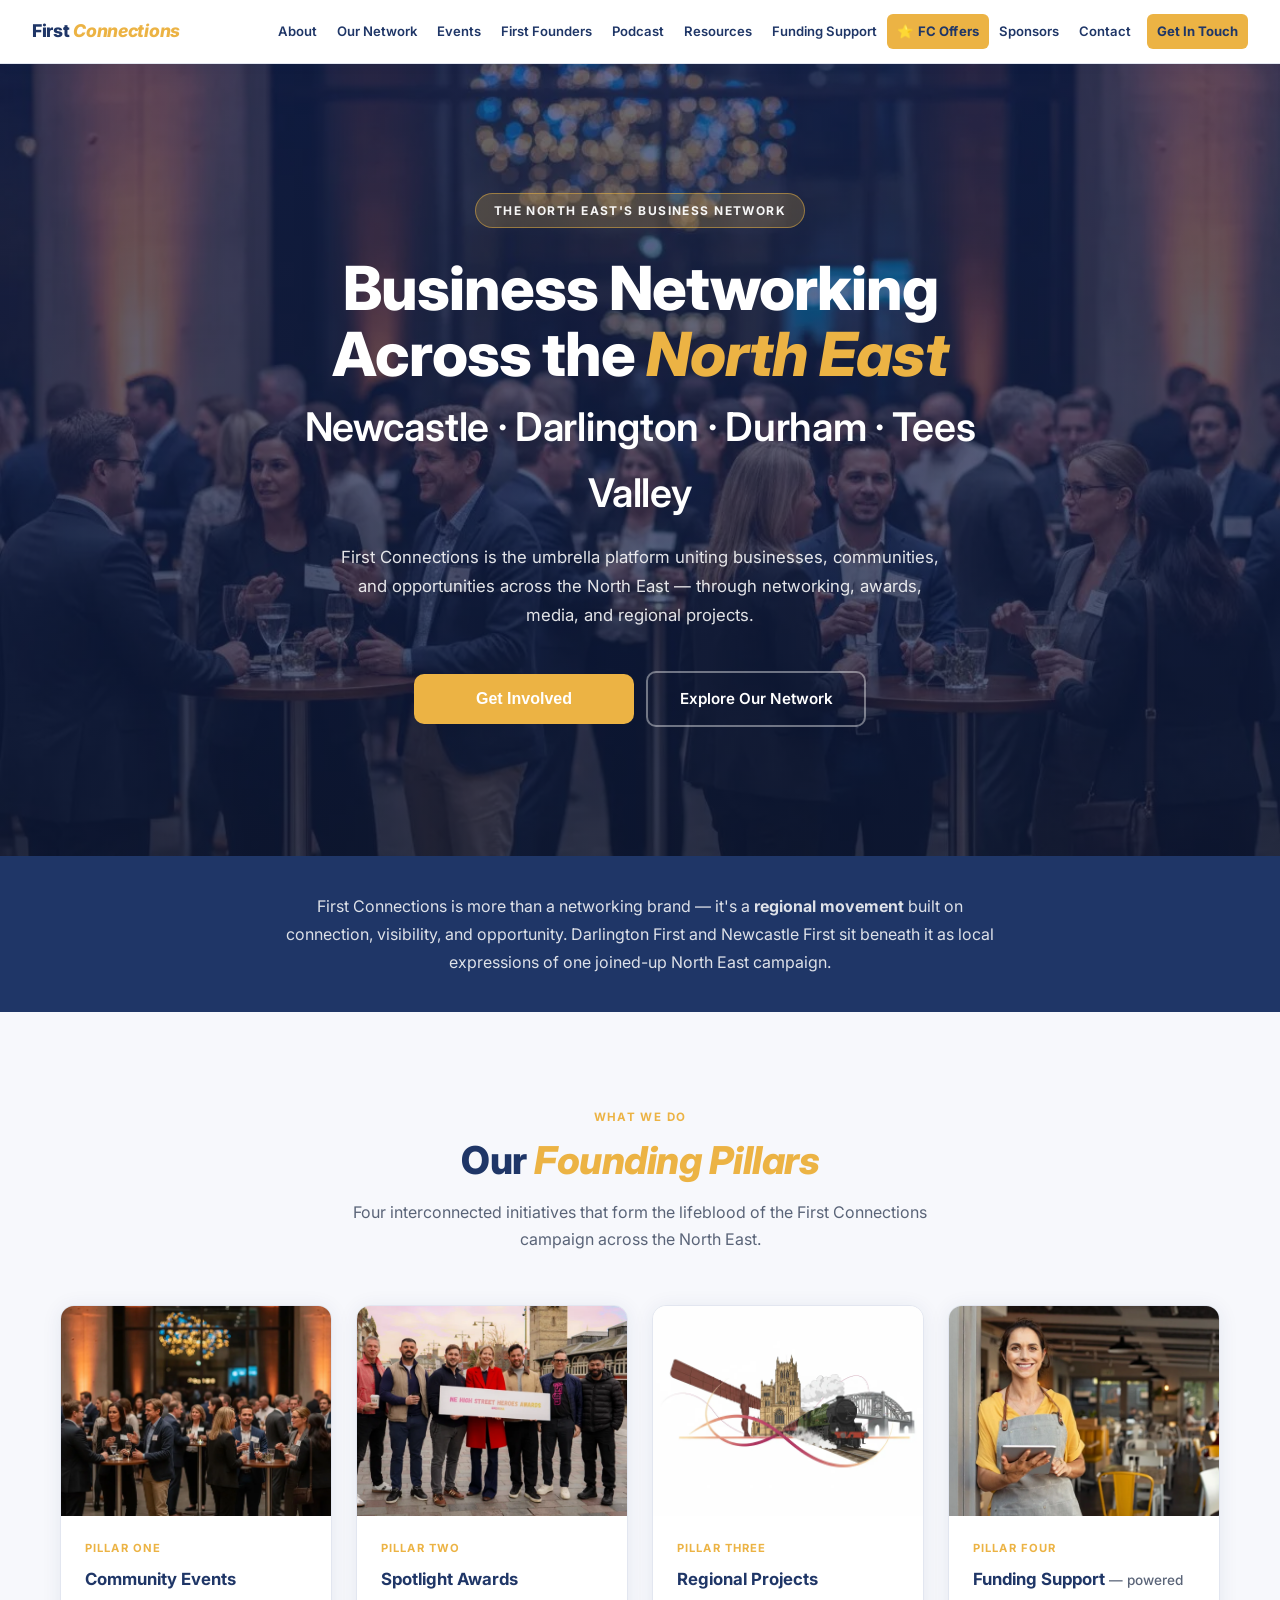
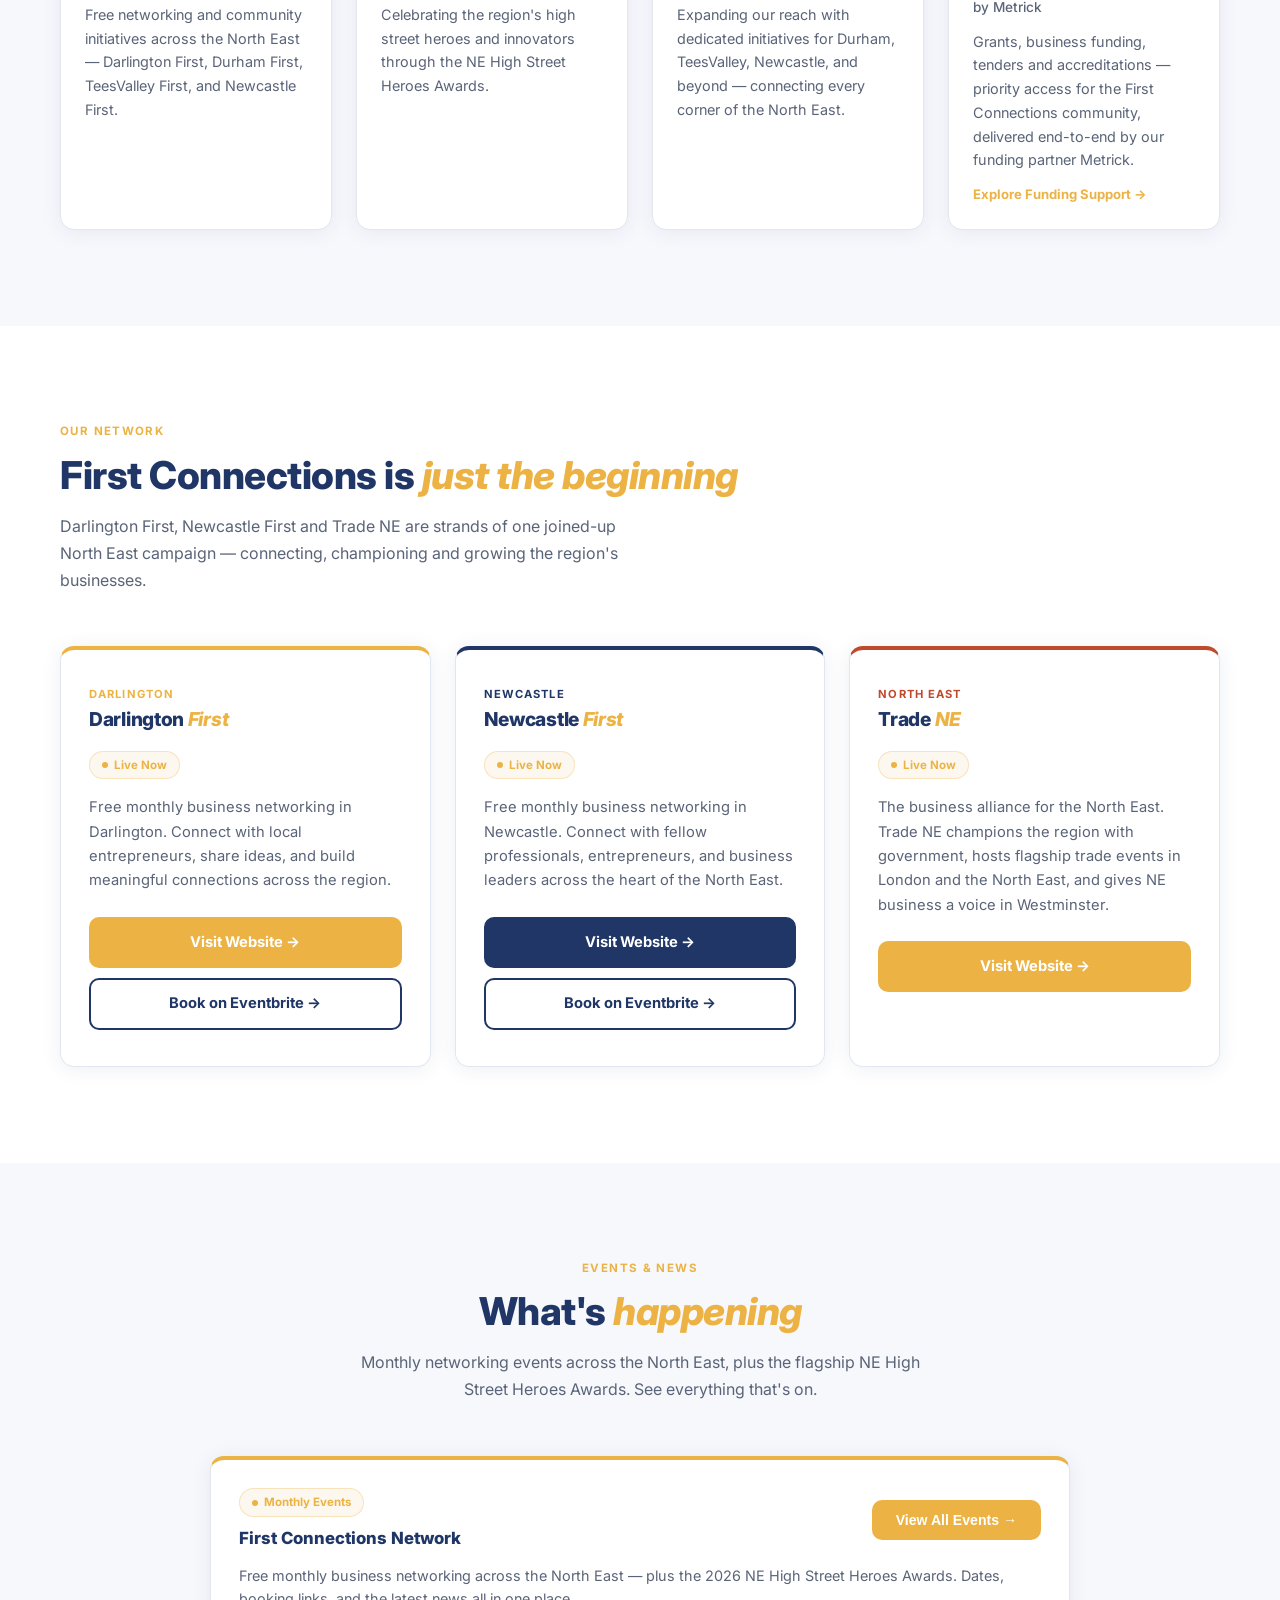
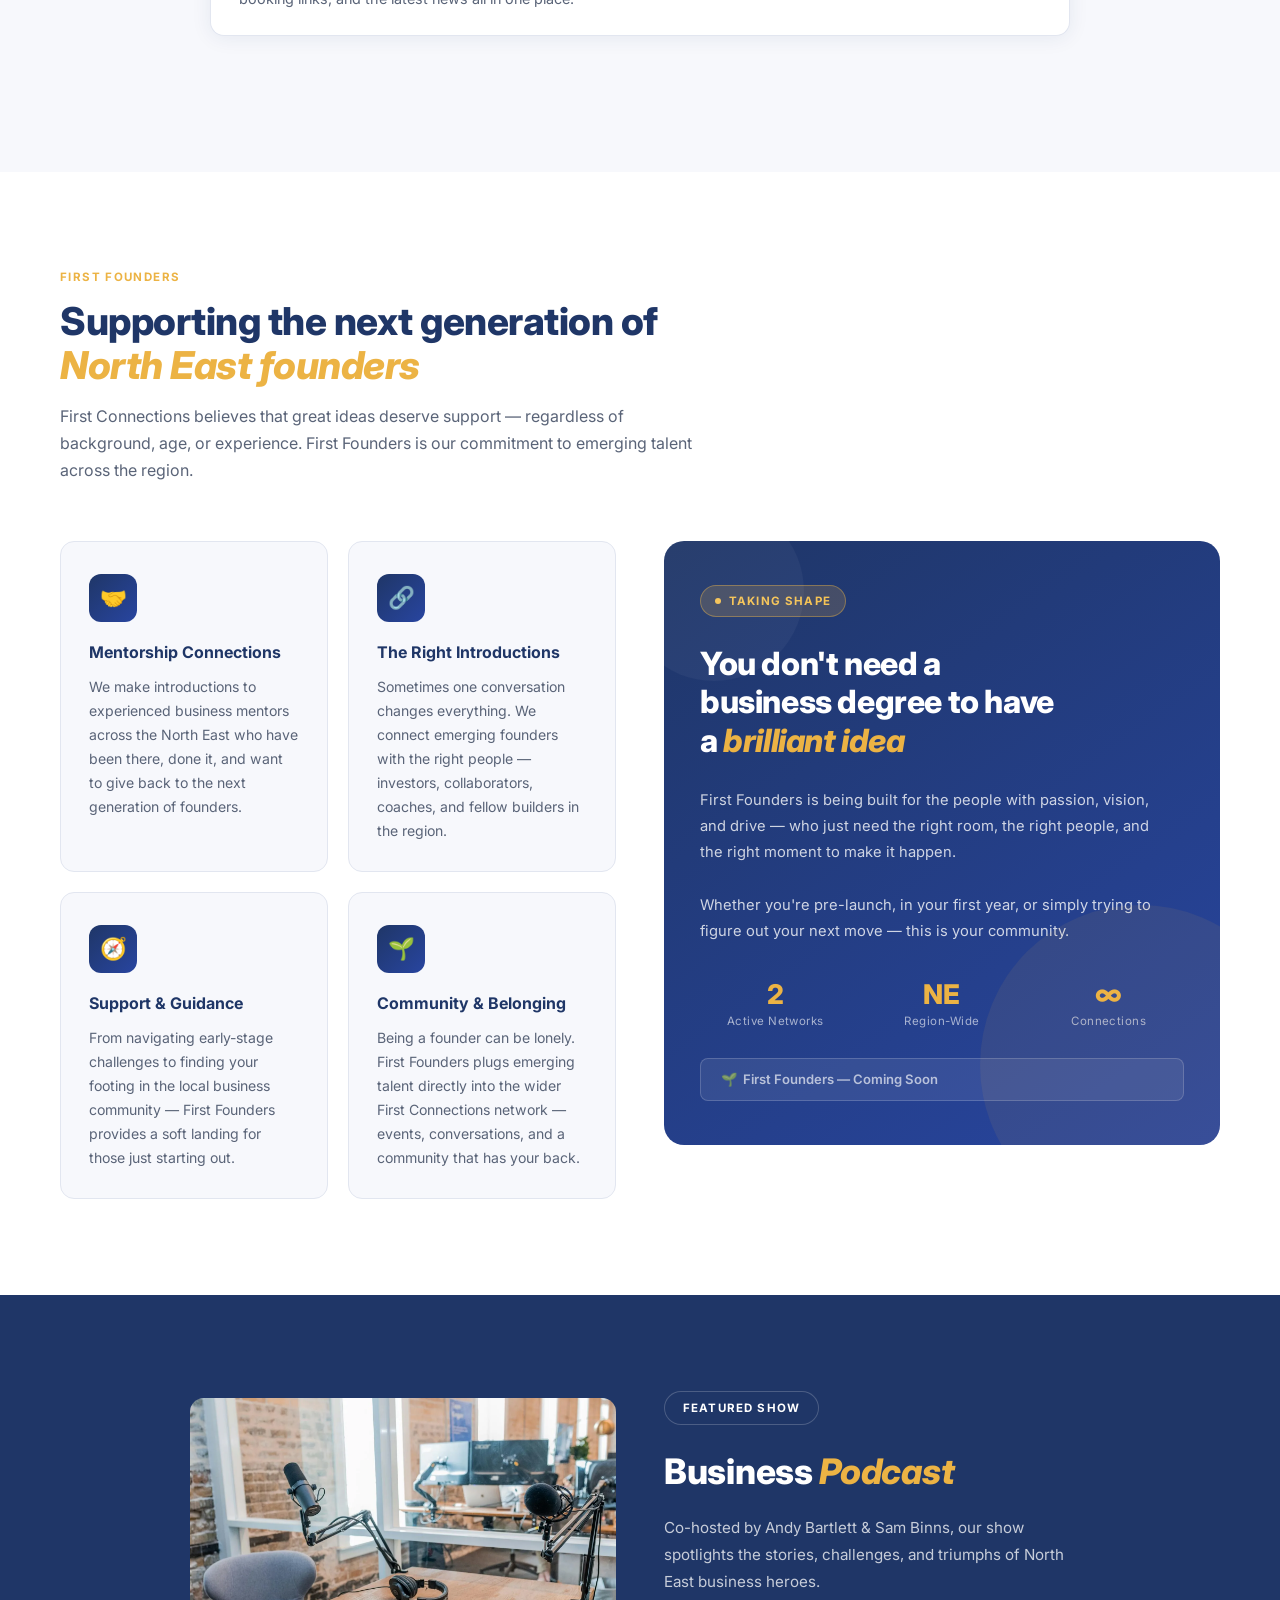
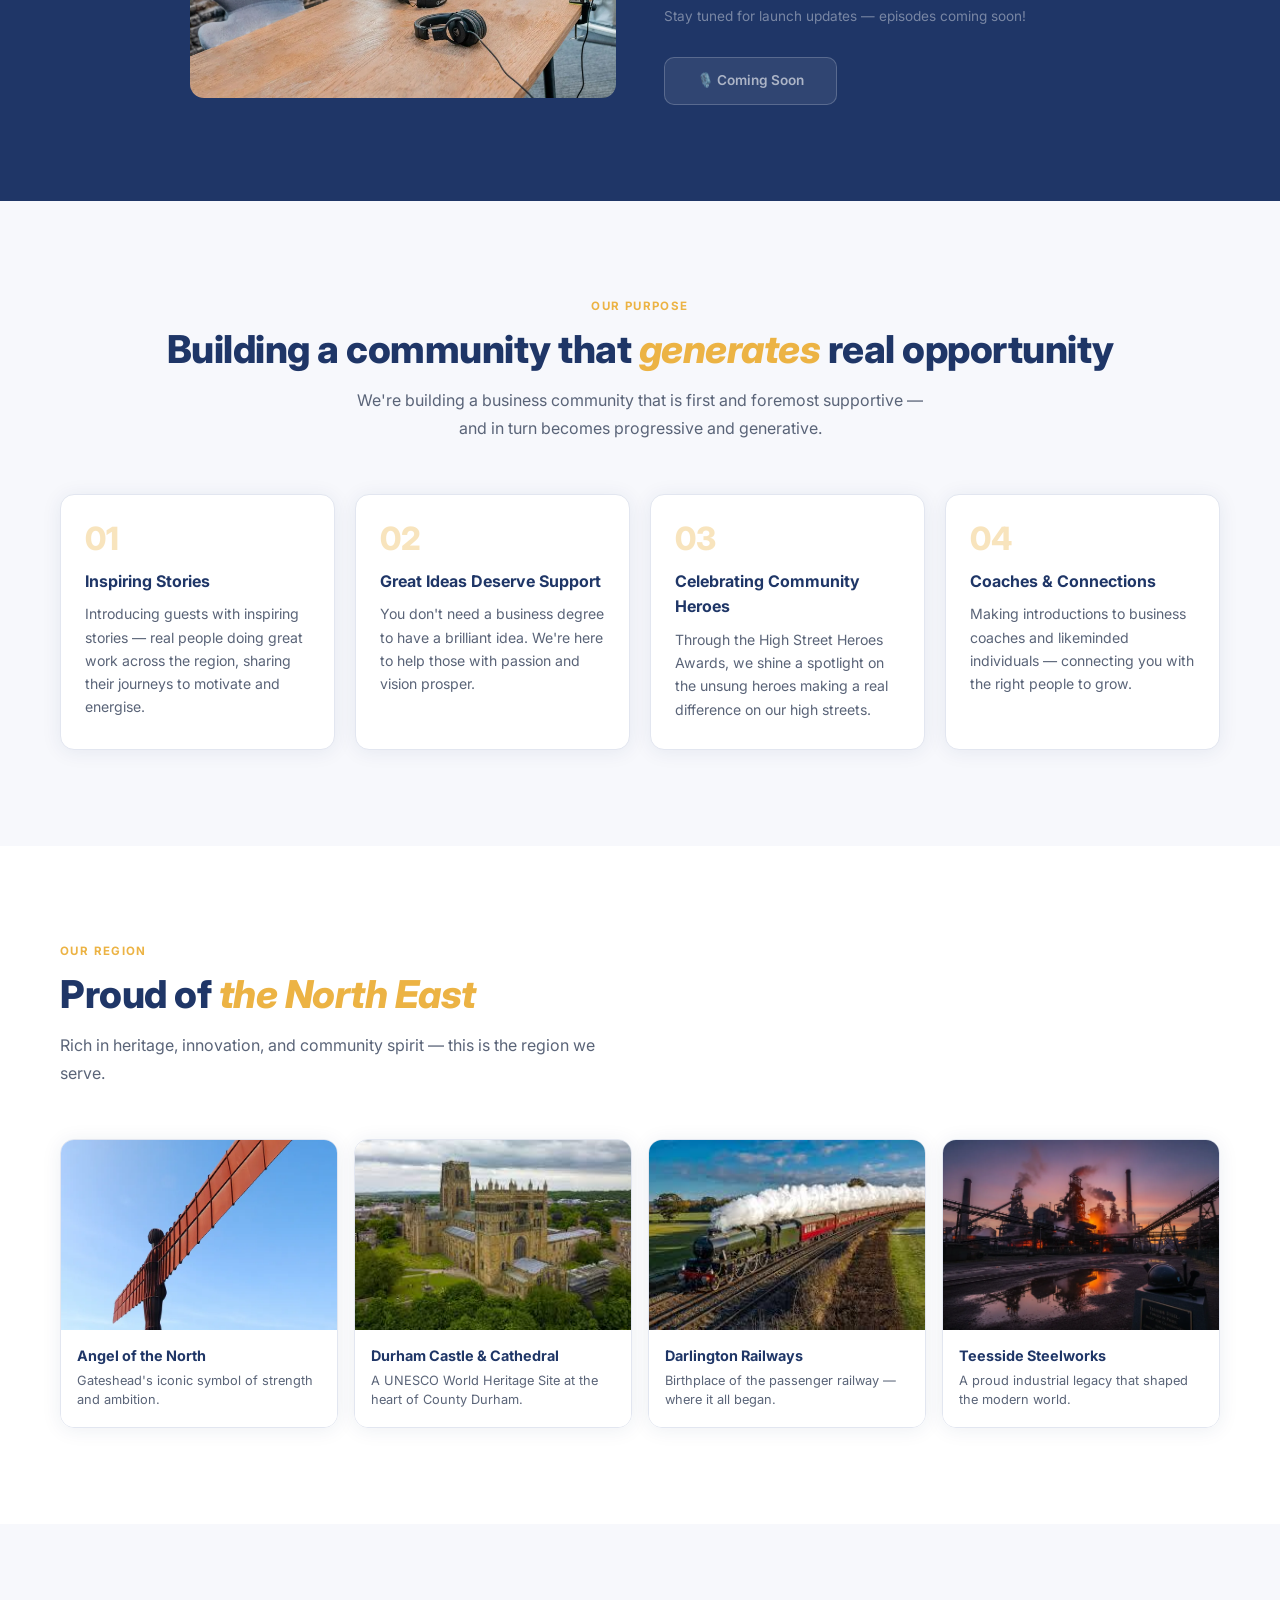
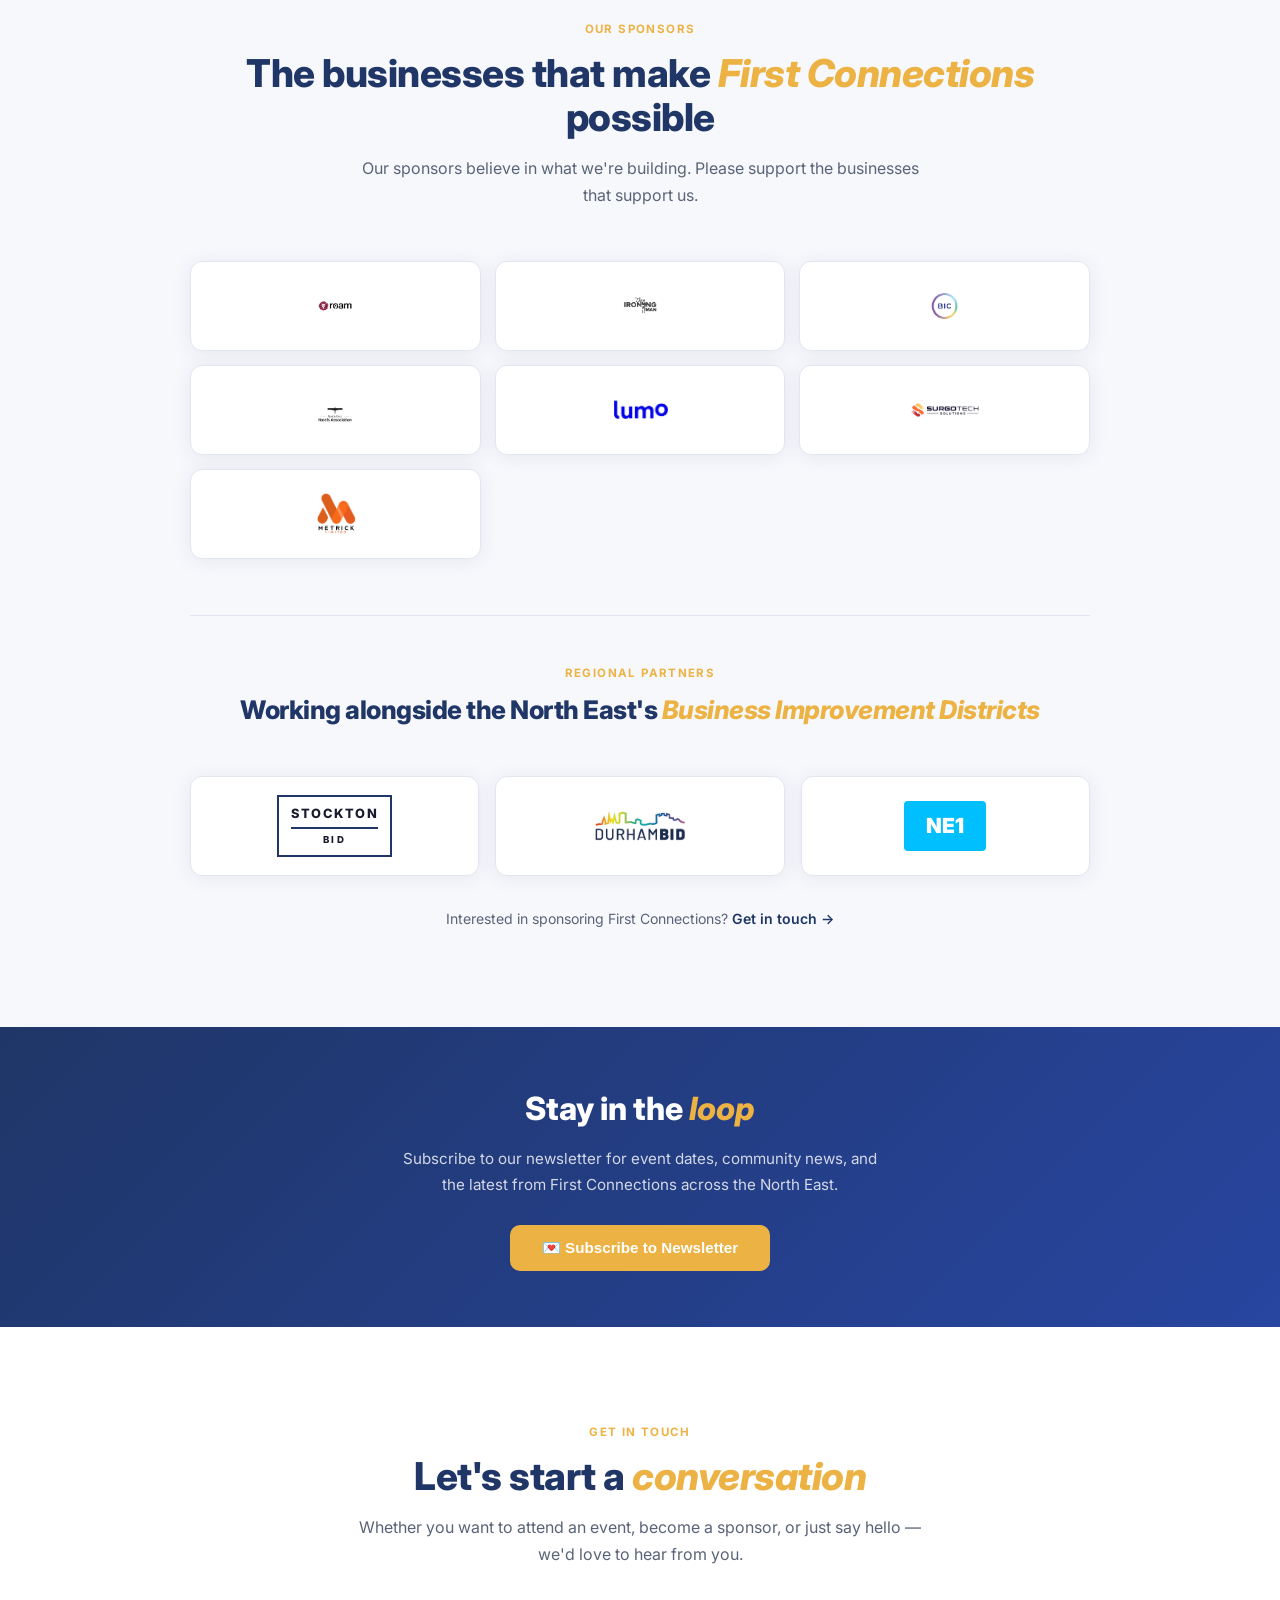
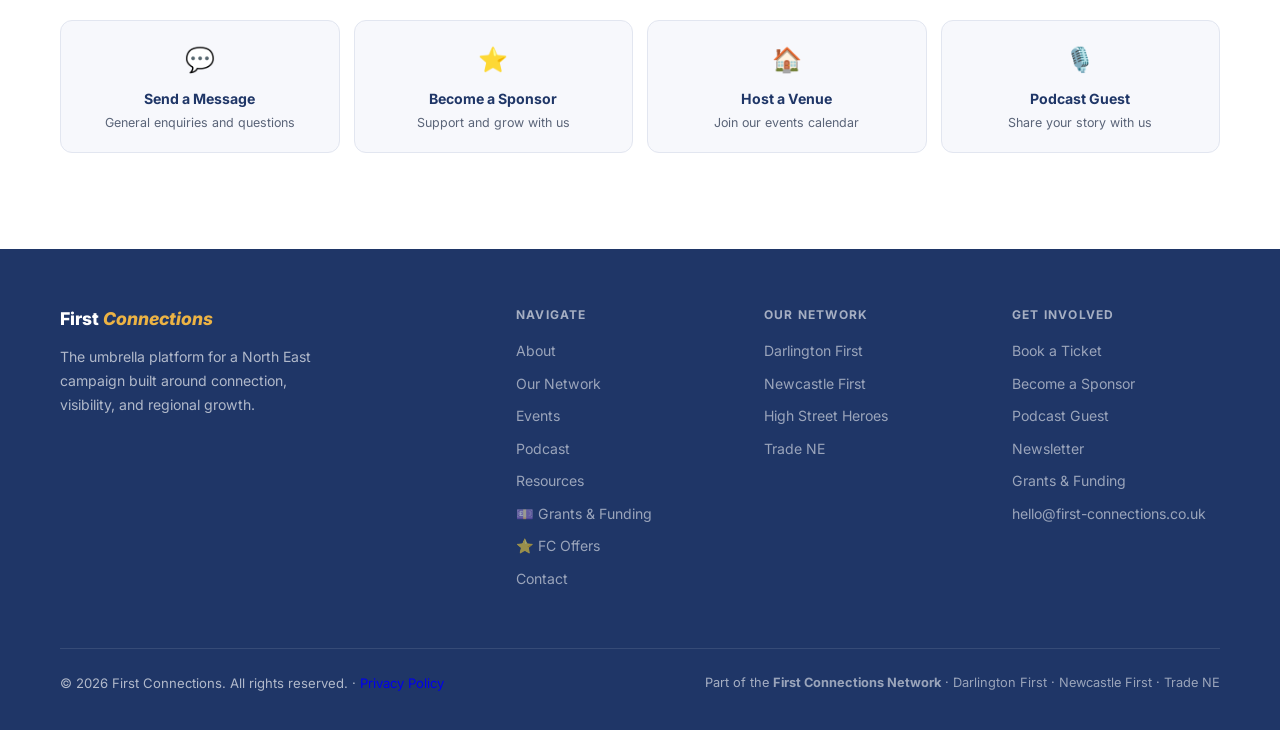
<file: index.html>
<!doctype html>
<html lang="en">
  <head>
    <meta charset="UTF-8" />
    <meta name="viewport" content="width=device-width, initial-scale=1.0" />

    <!-- ── PRECONNECT + PRELOAD (LCP win — home page hero is a CSS background image) ── -->
    <link rel="preconnect" href="https://fonts.googleapis.com" />
    <link rel="preconnect" href="https://fonts.gstatic.com" crossorigin />
    <link
      rel="preload"
      as="image"
      href="/images/ne/img-gala-event.webp"
      fetchpriority="high"
    />
    <link rel="preload" as="image" href="/images/ne/NE-HSH.webp" />
    <link
      rel="preload"
      as="image"
      href="/images/ne/img-ne-illustration.webp"
    />

    <!-- ── PRIMARY META ── -->
    <title>First Connections — Business Networking Across the North East</title>
    <meta
      name="description"
      content="The umbrella platform connecting businesses across Newcastle, Darlington, Durham & Tees Valley, free networking, member offers, grants & funding support."
    />
    <meta
      name="keywords"
      content="First Connections, North East business networking, Darlington First, Newcastle First, NE High Street Heroes Awards, North East business events, business community North East, founder support North East, business networking Darlington, business networking Newcastle, business networking Durham, North East entrepreneurs"
    />
    <meta name="author" content="First Connections" />
    <meta name="robots" content="index, follow" />
    <link rel="canonical" href="https://first-connections.co.uk/" />

    <!-- ── OPEN GRAPH ── -->
    <meta property="og:type" content="website" />
    <meta property="og:site_name" content="First Connections" />
    <meta
      property="og:title"
      content="First Connections — Business Networking Across the North East"
    />
    <meta
      property="og:description"
      content="Free networking, exclusive offers & funding support for businesses in Newcastle, Darlington, Durham & Tees Valley. The umbrella platform for the North East business community."
    />
    <meta property="og:url" content="https://first-connections.co.uk/" />
    <meta
      property="og:image"
      content="https://first-connections.co.uk/images/ne/img-gala-event.jpg"
    />
    <meta property="og:image:width" content="1200" />
    <meta property="og:image:height" content="630" />
    <meta
      property="og:image:alt"
      content="First Connections North East Business Networking Event"
    />
    <meta property="og:locale" content="en_GB" />

    <!-- ── TWITTER / X CARD ── -->
    <meta name="twitter:card" content="summary_large_image" />
    <meta
      name="twitter:title"
      content="First Connections — Business Networking Across the North East"
    />
    <meta
      name="twitter:description"
      content="Free networking, offers & funding support for businesses in Newcastle, Darlington, Durham & Tees Valley."
    />
    <meta
      name="twitter:image"
      content="https://first-connections.co.uk/images/ne/img-gala-event.jpg"
    />
    <meta
      name="twitter:image:alt"
      content="First Connections North East Business Networking"
    />

    <!-- ── GEO / LOCAL SEO ── -->
    <meta name="geo.region" content="GB-NET" />
    <meta name="geo.placename" content="North East England" />
    <meta name="geo.position" content="54.9783;-1.6174" />
    <meta name="ICBM" content="54.9783, -1.6174" />

    <!-- ── SCHEMA.ORG STRUCTURED DATA ── -->
    <script type="application/ld+json">
      {
        "@context": "https://schema.org",
        "@graph": [
          {
            "@type": "Organization",
            "@id": "https://first-connections.co.uk/#organization",
            "name": "First Connections",
            "url": "https://first-connections.co.uk",
            "logo": "https://first-connections.co.uk/images/logos/First-Connections-Logo-Small.png",
            "description": "First Connections is the North East's umbrella business networking platform, connecting people, places and opportunities across the region through networking events, awards, media and founder support.",
            "areaServed": [
              "Darlington",
              "Newcastle upon Tyne",
              "Durham",
              "North East England"
            ],
            "sameAs": [
              "https://www.darlingtonfirst.network",
              "https://www.newcastlefirst.network",
              "https://www.ne-hsh-awards.co.uk"
            ],
            "contactPoint": {
              "@type": "ContactPoint",
              "email": "hello@first-connections.co.uk",
              "contactType": "General Enquiries"
            }
          },
          {
            "@type": "WebSite",
            "@id": "https://first-connections.co.uk/#website",
            "url": "https://first-connections.co.uk",
            "name": "First Connections",
            "description": "The North East's leading business networking and community platform",
            "publisher": {
              "@id": "https://first-connections.co.uk/#organization"
            },
            "inLanguage": "en-GB"
          },
          {
            "@type": "FAQPage",
            "mainEntity": [
              {
                "@type": "Question",
                "name": "What is First Connections?",
                "acceptedAnswer": {
                  "@type": "Answer",
                  "text": "First Connections is the North East's umbrella business networking platform, bringing together Darlington First, Newcastle First, the NE High Street Heroes Awards, and First Founders under one joined-up regional campaign focused on connection, visibility, and opportunity."
                }
              },
              {
                "@type": "Question",
                "name": "Where does First Connections operate?",
                "acceptedAnswer": {
                  "@type": "Answer",
                  "text": "First Connections operates across the North East of England, with active networking communities in Darlington, Newcastle, and Durham, and plans to expand across the wider North East region."
                }
              },
              {
                "@type": "Question",
                "name": "Is First Connections free to attend?",
                "acceptedAnswer": {
                  "@type": "Answer",
                  "text": "Yes — both Darlington First and Newcastle First networking events are completely free to attend. There are no membership fees or barriers to joining."
                }
              },
              {
                "@type": "Question",
                "name": "What is First Founders?",
                "acceptedAnswer": {
                  "@type": "Answer",
                  "text": "First Founders is the emerging talent arm of First Connections — a support platform offering mentorship connections, introductions, guidance and community for early-stage founders and entrepreneurs across the North East."
                }
              },
              {
                "@type": "Question",
                "name": "What are the NE High Street Heroes Awards?",
                "acceptedAnswer": {
                  "@type": "Answer",
                  "text": "The NE High Street Heroes Awards celebrate the businesses and people making North East high streets thrive. Voting is open to the public and the awards shine a spotlight on unsung heroes across the region."
                }
              }
            ]
          }
        ]
      }
    </script>
    <!-- PAGE-JSON-LD-INJECT -->
    <!-- build.js replaces this marker with per-page JSON-LD (EventSeries, Service, BreadcrumbList, etc.) when generating events.html, resources.html, fc-offers.html, funding-support.html. On the home page (this file, served as /) the marker stays as an inert HTML comment. -->

    <!-- ── FAVICON ── -->
    <link
      rel="icon"
      type="image/png"
      href="/images/logos/First-Connections-Logo-Small.png"
    />
    <link
      href="https://fonts.googleapis.com/css2?family=Inter:ital,wght@0,400;0,500;0,600;0,700;0,800;1,700;1,800&display=swap"
      rel="stylesheet"
    />
    <link rel="stylesheet" href="/styles.css" />
  </head>
  <body>
    <a href="#main-content" class="skip-link">Skip to main content</a>

    <main id="main-content">
      <!-- ════════════════════════════════════════
     PAGE: MAIN (id="page-main")
════════════════════════════════════════ -->
      <div class="page active" id="page-main">
        <!-- ── CONTACT MODAL ── -->
        <div class="modal-overlay" id="contactModal">
          <div
            class="modal-box"
            role="dialog"
            aria-modal="true"
            aria-labelledby="contact-modal-title"
          >
            <div class="modal-header">
              <h3 id="contact-modal-title">
                Let's start a <em>conversation</em>
              </h3>
              <p>We'll get back to you within 1–2 business days.</p>
              <button class="modal-close" onclick="closeModal('contactModal')">
                &#10005;<span class="sr-only">Close</span>
              </button>
            </div>
            <div class="modal-body" id="contactFormWrap">
              <div class="form-row">
                <div class="form-group">
                  <label for="cf-first">First Name *</label>
                  <input
                    type="text"
                    id="cf-first"
                    autocomplete="given-name"
                    placeholder="John"
                  />
                </div>
                <div class="form-group">
                  <label for="cf-last">Last Name *</label>
                  <input
                    type="text"
                    id="cf-last"
                    autocomplete="family-name"
                    placeholder="Smith"
                  />
                </div>
              </div>
              <div class="form-group">
                <label for="cf-email">Email Address *</label>
                <input
                  type="email"
                  id="cf-email"
                  autocomplete="email"
                  placeholder="john@business.com"
                />
              </div>
              <div class="form-group">
                <label for="cf-phone">Phone Number</label>
                <input
                  type="tel"
                  id="cf-phone"
                  autocomplete="tel"
                  placeholder="+44 7700 000000"
                />
              </div>
              <div class="form-group">
                <label for="cf-company">Company / Organisation</label>
                <input
                  type="text"
                  id="cf-company"
                  autocomplete="organization"
                  placeholder="Your business name"
                />
              </div>
              <div class="form-group">
                <label for="cf-subject">What's it about?</label>
                <select id="cf-subject">
                  <option value="">Select a topic...</option>
                  <option>General Enquiry</option>
                  <option>Attend an Event</option>
                  <option>Sponsorship Enquiry</option>
                  <option>Host a Venue</option>
                  <option>Podcast Guest</option>
                  <option>High Street Heroes Awards</option>
                  <option>Regional Partnership</option>
                </select>
              </div>
              <div class="form-group">
                <label for="cf-message">Your Message *</label>
                <textarea
                  id="cf-message"
                  placeholder="Tell us more..."
                ></textarea>
              </div>
              <button class="modal-submit" onclick="submitContact()">
                Send Message &#8594;
              </button>
            </div>
            <div class="form-success" id="contactSuccess">
              <div class="tick">&#10003;</div>
              <h4>Message sent!</h4>
              <p>
                Thanks for getting in touch. We'll be back with you within 1–2
                business days.
              </p>
            </div>
          </div>
        </div>

        <!-- ── NEWSLETTER MODAL ── -->
        <div class="modal-overlay" id="newsletterModal">
          <div
            class="modal-box"
            role="dialog"
            aria-modal="true"
            aria-labelledby="newsletter-modal-title"
          >
            <div class="modal-header">
              <h3 id="newsletter-modal-title">Stay in the <em>loop</em></h3>
              <p>
                Event dates, news and community updates — straight to your
                inbox.
              </p>
              <button
                class="modal-close"
                onclick="closeModal('newsletterModal')"
              >
                &#10005;<span class="sr-only">Close</span>
              </button>
            </div>
            <div class="modal-body" id="newsletterFormWrap">
              <div class="form-row">
                <div class="form-group">
                  <label for="nf-first">First Name *</label>
                  <input
                    type="text"
                    id="nf-first"
                    autocomplete="given-name"
                    placeholder="John"
                  />
                </div>
                <div class="form-group">
                  <label for="nf-last">Last Name *</label>
                  <input
                    type="text"
                    id="nf-last"
                    autocomplete="family-name"
                    placeholder="Smith"
                  />
                </div>
              </div>
              <div class="form-group">
                <label for="nf-email">Email Address *</label>
                <input
                  type="email"
                  id="nf-email"
                  autocomplete="email"
                  placeholder="john@business.com"
                />
              </div>
              <div class="form-group">
                <label for="nf-phone">Phone Number</label>
                <input
                  type="tel"
                  id="nf-phone"
                  autocomplete="tel"
                  placeholder="+44 7700 000000"
                />
              </div>
              <div class="form-group">
                <label for="nf-company">Company / Organisation</label>
                <input
                  type="text"
                  id="nf-company"
                  autocomplete="organization"
                  placeholder="Your business name"
                />
              </div>
              <div class="form-group">
                <label for="nf-interest">I'm interested in...</label>
                <select id="nf-interest">
                  <option value="">Select...</option>
                  <option>Darlington First Events</option>
                  <option>Newcastle First Events</option>
                  <option>High Street Heroes Awards</option>
                  <option>Business Podcast</option>
                  <option>All First Connections Updates</option>
                </select>
              </div>
              <button class="modal-submit" onclick="submitNewsletter()">
                Subscribe Now &#8594;
              </button>
            </div>
            <div class="form-success" id="newsletterSuccess">
              <div class="tick">&#10003;</div>
              <h4>You're subscribed!</h4>
              <p>
                Welcome to the First Connections community. Watch your inbox for
                updates.
              </p>
            </div>
          </div>
        </div>

        <!-- ── SPONSOR MODAL ── -->
        <div class="modal-overlay" id="sponsorModal">
          <div
            class="modal-box"
            role="dialog"
            aria-modal="true"
            aria-labelledby="sponsor-modal-title"
          >
            <div class="modal-header">
              <h3 id="sponsor-modal-title">Become a <em>Sponsor</em></h3>
              <p>
                Support the North East's leading business community platform.
              </p>
              <button class="modal-close" onclick="closeModal('sponsorModal')">
                &#10005;<span class="sr-only">Close</span>
              </button>
            </div>
            <div class="modal-body" id="sponsorFormWrap">
              <div class="form-row">
                <div class="form-group">
                  <label for="sf-first">First Name *</label>
                  <input
                    type="text"
                    id="sf-first"
                    autocomplete="given-name"
                    placeholder="John"
                  />
                </div>
                <div class="form-group">
                  <label for="sf-last">Last Name *</label>
                  <input
                    type="text"
                    id="sf-last"
                    autocomplete="family-name"
                    placeholder="Smith"
                  />
                </div>
              </div>
              <div class="form-group">
                <label for="sf-email">Email Address *</label>
                <input
                  type="email"
                  id="sf-email"
                  autocomplete="email"
                  placeholder="john@business.com"
                />
              </div>
              <div class="form-group">
                <label for="sf-phone">Phone Number</label>
                <input
                  type="tel"
                  id="sf-phone"
                  autocomplete="tel"
                  placeholder="+44 7700 000000"
                />
              </div>
              <div class="form-group">
                <label for="sf-company">Company Name *</label>
                <input
                  type="text"
                  id="sf-company"
                  autocomplete="organization"
                  placeholder="Your business name"
                />
              </div>
              <div class="form-group">
                <label for="sf-interest">Sponsorship Interest</label>
                <select id="sf-interest">
                  <option value="">Select...</option>
                  <option>First Connections (Umbrella)</option>
                  <option>Darlington First</option>
                  <option>Newcastle First</option>
                  <option>NE High Street Heroes Awards</option>
                  <option>Business Podcast</option>
                </select>
              </div>
              <div class="form-group">
                <label for="sf-message">Tell us about your business</label>
                <textarea
                  id="sf-message"
                  placeholder="What do you do and why are you interested in sponsoring?"
                ></textarea>
              </div>
              <button class="modal-submit" onclick="submitSponsor()">
                Send Enquiry &#8594;
              </button>
            </div>
            <div class="form-success" id="sponsorSuccess">
              <div class="tick">&#10003;</div>
              <h4>Enquiry received!</h4>
              <p>
                Thanks for your interest in sponsoring First Connections. We'll
                be in touch very soon.
              </p>
            </div>
          </div>
        </div>

        <!-- ── NAV ── -->
        <nav>
          <div class="logo" onclick="window.scrollTo(0, 0)">
            First <em>Connections</em>
          </div>
          <button class="hamburger" id="menuBtn" aria-label="Menu">
            <span></span><span></span><span></span>
          </button>
          <div class="nav-links" id="navMenu">
            <a href="#about">About</a>
            <a href="#network">Our Network</a>
            <a
              href="/events"
              onclick="
                showPage('page-events');
                return false;
              "
              >Events</a
            >
            <a href="#founders">First Founders</a>
            <a href="#podcast">Podcast</a>
            <a
              href="/resources"
              onclick="
                showPage('page-resources');
                return false;
              "
              >Resources</a
            >
            <a
              href="/funding-support"
              onclick="
                showPage('page-funding');
                return false;
              "
              >Funding Support</a
            >
            <a
              href="/fc-offers"
              onclick="
                showPage('page-offers');
                return false;
              "
              class="nav-offers"
              ><span>⭐</span><span>FC Offers</span></a
            >
            <a href="#sponsors">Sponsors</a>
            <a href="#contact">Contact</a>
            <a class="nav-cta" onclick="openModal('contactModal')"
              >Get In Touch</a
            >
          </div>
        </nav>

        <!-- ── HERO ── -->
        <section class="hero">
          <div class="hero-inner">
            <div class="hero-tag">The North East's Business Network</div>
            <h1 id="home-hero">
              Business Networking Across the <em>North East</em><br /><span
                style="
                  font-weight: 600;
                  font-size: 0.65em;
                  letter-spacing: -0.3px;
                "
                >Newcastle · Darlington · Durham · Tees Valley</span
              >
            </h1>
            <p>
              First Connections is the umbrella platform uniting businesses,
              communities, and opportunities across the North East — through
              networking, awards, media, and regional projects.
            </p>
            <div class="hero-btns">
              <button class="btn-gold" onclick="openModal('contactModal')">
                Get Involved
              </button>
              <a href="#network" class="btn-ghost">Explore Our Network</a>
            </div>
          </div>
        </section>

        <!-- ── INTRO STRIP ── -->
        <div class="intro-strip">
          <p>
            First Connections is more than a networking brand — it's a
            <strong>regional movement</strong> built on connection, visibility,
            and opportunity. Darlington First and Newcastle First sit beneath it
            as local expressions of one joined-up North East campaign.
          </p>
        </div>

        <!-- ── PILLARS ── -->
        <section class="pillars" id="about">
          <div class="inner">
            <div class="section-header centered fade-in">
              <div class="section-label">What We Do</div>
              <h2 class="section-title">Our <em>Founding Pillars</em></h2>
              <p class="section-sub">
                Four interconnected initiatives that form the lifeblood of the
                First Connections campaign across the North East.
              </p>
            </div>
            <div class="pillars-grid">
              <div class="pillar-card fade-in">
                <img
                  src="/images/ne/img-gala-event.webp"
                  alt="Community Events"
                  width="1184"
                  height="864"
                  decoding="async"
                />
                <div class="pillar-body">
                  <div class="pillar-num">Pillar One</div>
                  <h3>Community Events</h3>
                  <p>
                    Free networking and community initiatives across the North
                    East — Darlington First, Durham First, TeesValley First, and
                    Newcastle First.
                  </p>
                </div>
              </div>
              <div class="pillar-card fade-in">
                <img
                  src="/images/ne/NE-HSH.webp"
                  alt="Spotlight Awards"
                  width="1600"
                  height="900"
                  decoding="async"
                />
                <div class="pillar-body">
                  <div class="pillar-num">Pillar Two</div>
                  <h3>Spotlight Awards</h3>
                  <p>
                    Celebrating the region's high street heroes and innovators
                    through the NE High Street Heroes Awards.
                  </p>
                </div>
              </div>
              <div class="pillar-card fade-in">
                <img
                  src="/images/ne/img-ne-illustration.webp"
                  alt="Regional Projects"
                  width="1184"
                  height="864"
                  decoding="async"
                />
                <div class="pillar-body">
                  <div class="pillar-num">Pillar Three</div>
                  <h3>Regional Projects</h3>
                  <p>
                    Expanding our reach with dedicated initiatives for Durham,
                    TeesValley, Newcastle, and beyond — connecting every corner
                    of the North East.
                  </p>
                </div>
              </div>
              <a
                href="/funding-support"
                onclick="
                  showPage('page-funding');
                  return false;
                "
                class="pillar-card fade-in"
                style="text-decoration: none; color: inherit; cursor: pointer"
              >
                <img
                  src="/images/ne/img-cafe-owner.webp"
                  alt="Funding Support powered by Metrick"
                  width="1600"
                  height="900"
                  loading="lazy"
                  decoding="async"
                />
                <div class="pillar-body">
                  <div class="pillar-num">Pillar Four</div>
                  <h3>
                    Funding Support
                    <span
                      style="
                        font-weight: 500;
                        color: var(--grey);
                        font-size: 0.85rem;
                      "
                      >— powered by Metrick</span
                    >
                  </h3>
                  <p>
                    Grants, business funding, tenders and accreditations —
                    priority access for the First Connections community,
                    delivered end-to-end by our funding partner Metrick.
                  </p>
                  <span
                    style="
                      display: inline-flex;
                      align-items: center;
                      gap: 6px;
                      margin-top: 12px;
                      font-size: 0.82rem;
                      font-weight: 700;
                      color: var(--gold);
                    "
                    >Explore Funding Support →</span
                  >
                </div>
              </a>
            </div>
          </div>
        </section>

        <!-- ── NETWORK ── -->
        <section class="network" id="network">
          <div class="inner">
            <div class="section-header fade-in">
              <div class="section-label">Our Network</div>
              <h2 class="section-title">
                First Connections is <em>just the beginning</em>
              </h2>
              <p class="section-sub">
                Darlington First, Newcastle First and Trade NE are strands of
                one joined-up North East campaign — connecting, championing and
                growing the region's businesses.
              </p>
            </div>
            <div class="network-grid">
              <div class="network-card darlington fade-in">
                <div>
                  <div class="network-tag darlo">Darlington</div>
                  <h3>Darlington <em>First</em></h3>
                </div>
                <div class="pill-live">
                  <span class="pill-dot"></span> Live Now
                </div>
                <p>
                  Free monthly business networking in Darlington. Connect with
                  local entrepreneurs, share ideas, and build meaningful
                  connections across the region.
                </p>
                <div class="network-card-btns">
                  <a
                    href="https://www.darlingtonfirst.network/"
                    target="_blank"
                    rel="noopener"
                    class="btn-gold"
                    aria-label="Visit Website → Darlington First"
                    >Visit Website &#8594;</a
                  >
                  <a
                    href="https://www.eventbrite.com/cc/darlington-first-business-networking-4823611"
                    target="_blank"
                    rel="noopener"
                    class="btn-outline"
                    aria-label="Book on Eventbrite → Darlington First"
                    >Book on Eventbrite &#8594;</a
                  >
                </div>
              </div>
              <div class="network-card newcastle fade-in">
                <div>
                  <div class="network-tag newc">Newcastle</div>
                  <h3>Newcastle <em>First</em></h3>
                </div>
                <div class="pill-live">
                  <span class="pill-dot"></span> Live Now
                </div>
                <p>
                  Free monthly business networking in Newcastle. Connect with
                  fellow professionals, entrepreneurs, and business leaders
                  across the heart of the North East.
                </p>
                <div class="network-card-btns">
                  <a
                    href="https://www.newcastlefirst.network/"
                    target="_blank"
                    rel="noopener"
                    class="btn-primary"
                    aria-label="Visit Website → Newcastle First"
                    >Visit Website &#8594;</a
                  >
                  <a
                    href="https://www.eventbrite.co.uk/o/newcastle-first-business-networking-121173246510"
                    target="_blank"
                    rel="noopener"
                    class="btn-outline"
                    aria-label="Book on Eventbrite → Newcastle First"
                    >Book on Eventbrite &#8594;</a
                  >
                </div>
              </div>
              <div class="network-card tradene fade-in">
                <div>
                  <div class="network-tag trade">North East</div>
                  <h3>Trade <em>NE</em></h3>
                </div>
                <div class="pill-live">
                  <span class="pill-dot"></span> Live Now
                </div>
                <p>
                  The business alliance for the North East. Trade NE champions
                  the region with government, hosts flagship trade events in
                  London and the North East, and gives NE business a voice in
                  Westminster.
                </p>
                <div class="network-card-btns">
                  <a
                    href="https://trade-ne.netlify.app/"
                    target="_blank"
                    rel="noopener"
                    class="btn-gold"
                    aria-label="Visit Website → Trade NE"
                    >Visit Website &#8594;</a
                  >
                </div>
              </div>
            </div>
          </div>
        </section>

        <!-- ── EVENTS TEASER ── -->
        <section
          class="events"
          id="events"
          style="background: var(--off-white)"
        >
          <div class="inner">
            <div class="section-header centered fade-in">
              <div class="section-label">Events &amp; News</div>
              <h2 class="section-title">What's <em>happening</em></h2>
              <p class="section-sub">
                Monthly networking events across the North East, plus the
                flagship NE High Street Heroes Awards. See everything that's on.
              </p>
            </div>
            <div
              style="
                display: grid;
                grid-template-columns: 1fr;
                gap: 20px;
                max-width: 860px;
                margin: 0 auto 40px;
              "
              class="fade-in"
            >
              <div
                style="
                  background: var(--white);
                  border: 1px solid var(--border);
                  border-top: 4px solid var(--gold);
                  border-radius: var(--radius);
                  padding: 28px 28px 24px;
                  display: flex;
                  flex-direction: column;
                  gap: 12px;
                  box-shadow: var(--card-shadow);
                "
              >
                <div
                  style="
                    display: flex;
                    align-items: center;
                    justify-content: space-between;
                    flex-wrap: wrap;
                    gap: 10px;
                  "
                >
                  <div>
                    <div class="pill-live" style="margin-bottom: 8px">
                      <span class="pill-dot"></span> Monthly Events
                    </div>
                    <div
                      style="
                        font-size: 1.05rem;
                        font-weight: 800;
                        color: var(--navy);
                      "
                    >
                      First Connections Network
                    </div>
                  </div>
                  <button
                    onclick="showPage('page-events')"
                    class="btn-gold"
                    style="width: auto; padding: 12px 24px; font-size: 0.88rem"
                  >
                    View All Events →
                  </button>
                </div>
                <p
                  style="
                    font-size: 0.9rem;
                    color: var(--grey);
                    line-height: 1.65;
                    margin: 0;
                  "
                >
                  Free monthly business networking across the North East — plus
                  the 2026 NE High Street Heroes Awards. Dates, booking links,
                  and the latest news all in one place.
                </p>
              </div>
            </div>
          </div>
        </section>

        <!-- ── FIRST FOUNDERS ── -->
        <section class="founders" id="founders">
          <div class="inner">
            <div class="section-header fade-in">
              <div class="section-label">First Founders</div>
              <h2 class="section-title">
                Supporting the next generation of<br /><em
                  >North East founders</em
                >
              </h2>
              <p class="section-sub founders-intro">
                First Connections believes that great ideas deserve support —
                regardless of background, age, or experience. First Founders is
                our commitment to emerging talent across the region.
              </p>
            </div>

            <div class="founders-layout">
              <!-- Left: pillars grid -->
              <div class="founders-pillars">
                <div class="founder-pillar fade-in">
                  <div class="founder-pillar-icon">🤝</div>
                  <h3>Mentorship Connections</h3>
                  <p>
                    We make introductions to experienced business mentors across
                    the North East who have been there, done it, and want to
                    give back to the next generation of founders.
                  </p>
                </div>

                <div class="founder-pillar fade-in">
                  <div class="founder-pillar-icon">🔗</div>
                  <h3>The Right Introductions</h3>
                  <p>
                    Sometimes one conversation changes everything. We connect
                    emerging founders with the right people — investors,
                    collaborators, coaches, and fellow builders in the region.
                  </p>
                </div>

                <div class="founder-pillar fade-in">
                  <div class="founder-pillar-icon">🧭</div>
                  <h3>Support & Guidance</h3>
                  <p>
                    From navigating early-stage challenges to finding your
                    footing in the local business community — First Founders
                    provides a soft landing for those just starting out.
                  </p>
                </div>

                <div class="founder-pillar fade-in">
                  <div class="founder-pillar-icon">🌱</div>
                  <h3>Community & Belonging</h3>
                  <p>
                    Being a founder can be lonely. First Founders plugs emerging
                    talent directly into the wider First Connections network —
                    events, conversations, and a community that has your back.
                  </p>
                </div>
              </div>

              <!-- Right: vision card -->
              <div class="founders-visual fade-in">
                <div class="founders-visual-tag">
                  <span class="founders-visual-dot"></span>
                  Taking Shape
                </div>
                <h3>
                  You don't need a<br />business degree to have<br />a
                  <em>brilliant idea</em>
                </h3>
                <p>
                  First Founders is being built for the people with passion,
                  vision, and drive — who just need the right room, the right
                  people, and the right moment to make it happen.
                </p>
                <p>
                  Whether you're pre-launch, in your first year, or simply
                  trying to figure out your next move — this is your community.
                </p>
                <div class="founders-stats">
                  <div class="founders-stat">
                    <div class="founders-stat-num">2</div>
                    <div class="founders-stat-label">Active Networks</div>
                  </div>
                  <div class="founders-stat">
                    <div class="founders-stat-num">NE</div>
                    <div class="founders-stat-label">Region-Wide</div>
                  </div>
                  <div class="founders-stat">
                    <div class="founders-stat-num">∞</div>
                    <div class="founders-stat-label">Connections</div>
                  </div>
                </div>
                <div class="founders-coming">
                  🌱 &nbsp;First Founders — Coming Soon
                </div>
              </div>
            </div>
          </div>
        </section>

        <!-- ── PODCAST ── -->
        <section class="podcast" id="podcast">
          <div class="inner">
            <div class="podcast-inner">
              <img
                src="/images/ne/Podcast-studio-FC.webp"
                alt="First Connections Podcast Studio"
                width="5355"
                height="4016"
                loading="lazy"
                decoding="async"
              />
              <div class="podcast-content">
                <div class="badge-blue">Featured Show</div>
                <h2>Business <em>Podcast</em></h2>
                <p>
                  Co-hosted by Andy Bartlett &amp; Sam Binns, our show
                  spotlights the stories, challenges, and triumphs of North East
                  business heroes.
                </p>
                <p class="soon">
                  Stay tuned for launch updates — episodes coming soon!
                </p>
                <div class="coming-soon-badge">
                  &#127897;&#65039; Coming Soon
                </div>
              </div>
            </div>
          </div>
        </section>

        <!-- ── MISSION ── -->
        <section class="mission">
          <div class="inner">
            <div class="section-header centered fade-in">
              <div class="section-label">Our Purpose</div>
              <h2 class="section-title">
                Building a community that <em>generates</em> real opportunity
              </h2>
              <p class="section-sub">
                We're building a business community that is first and foremost
                supportive — and in turn becomes progressive and generative.
              </p>
            </div>
            <div class="mission-grid">
              <div class="mission-card fade-in">
                <div class="mission-num">01</div>
                <h3>Inspiring Stories</h3>
                <p>
                  Introducing guests with inspiring stories — real people doing
                  great work across the region, sharing their journeys to
                  motivate and energise.
                </p>
              </div>
              <div class="mission-card fade-in">
                <div class="mission-num">02</div>
                <h3>Great Ideas Deserve Support</h3>
                <p>
                  You don't need a business degree to have a brilliant idea.
                  We're here to help those with passion and vision prosper.
                </p>
              </div>
              <div class="mission-card fade-in">
                <div class="mission-num">03</div>
                <h3>Celebrating Community Heroes</h3>
                <p>
                  Through the High Street Heroes Awards, we shine a spotlight on
                  the unsung heroes making a real difference on our high
                  streets.
                </p>
              </div>
              <div class="mission-card fade-in">
                <div class="mission-num">04</div>
                <h3>Coaches &amp; Connections</h3>
                <p>
                  Making introductions to business coaches and likeminded
                  individuals — connecting you with the right people to grow.
                </p>
              </div>
            </div>
          </div>
        </section>

        <!-- ── REGION ── -->
        <section class="region" id="region">
          <div class="inner">
            <div class="section-header fade-in">
              <div class="section-label">Our Region</div>
              <h2 class="section-title">Proud of <em>the North East</em></h2>
              <p class="section-sub">
                Rich in heritage, innovation, and community spirit — this is the
                region we serve.
              </p>
            </div>
            <div class="region-grid">
              <div class="region-card fade-in">
                <img
                  src="/images/ne/Angel_of_the_north1.webp"
                  alt="Angel of the North"
                  width="1080"
                  height="1350"
                  loading="lazy"
                  decoding="async"
                />
                <div class="region-body">
                  <h3>Angel of the North</h3>
                  <p>Gateshead's iconic symbol of strength and ambition.</p>
                </div>
              </div>
              <div class="region-card fade-in">
                <img
                  src="/images/ne/durham-cathederal.jpeg"
                  alt="Durham Cathedral"
                  width="267"
                  height="189"
                  loading="lazy"
                  decoding="async"
                />
                <div class="region-body">
                  <h3>Durham Castle &amp; Cathedral</h3>
                  <p>
                    A UNESCO World Heritage Site at the heart of County Durham.
                  </p>
                </div>
              </div>
              <div class="region-card fade-in">
                <img
                  src="/images/ne/darlo-steam-train.jpeg"
                  alt="Darlington Railways"
                  width="281"
                  height="180"
                  loading="lazy"
                  decoding="async"
                />
                <div class="region-body">
                  <h3>Darlington Railways</h3>
                  <p>
                    Birthplace of the passenger railway — where it all began.
                  </p>
                </div>
              </div>
              <div class="region-card fade-in">
                <img
                  src="/images/ne/img-teesside-steel.webp"
                  alt="Teesside Steelworks"
                  width="1184"
                  height="864"
                  loading="lazy"
                  decoding="async"
                />
                <div class="region-body">
                  <h3>Teesside Steelworks</h3>
                  <p>A proud industrial legacy that shaped the modern world.</p>
                </div>
              </div>
            </div>
          </div>
        </section>

        <!-- ── SPONSORS ── -->
        <section class="sponsors" id="sponsors">
          <div class="sponsors-inner">
            <div class="section-header centered fade-in">
              <div class="section-label">Our Sponsors</div>
              <h2 class="section-title">
                The businesses that make <em>First Connections</em> possible
              </h2>
              <p class="section-sub">
                Our sponsors believe in what we're building. Please support the
                businesses that support us.
              </p>
            </div>
            <div class="sponsor-grid fade-in">
              <a
                href="https://roam-everywhere.com/get-the-app"
                target="_blank"
                rel="noopener"
                class="sponsor-card sponsor-card-link"
              >
                <img
                  src="/images/logos/Roam-App_logo.webp"
                  alt="Roam"
                  style="max-height: 44px; max-width: 100%; object-fit: contain"
                  width="500"
                  height="500"
                  loading="lazy"
                  decoding="async"
                />
                <span class="sponsor-name-fallback">Roam</span>
              </a>

              <a
                href="https://ironing-man.co.uk"
                target="_blank"
                rel="noopener"
                class="sponsor-card sponsor-card-link"
              >
                <img
                  src="/images/logos/The-Ironing-man.webp"
                  alt="The Ironing Man — ironing and laundry services"
                  style="max-height: 44px; max-width: 100%; object-fit: contain"
                  width="500"
                  height="500"
                  loading="lazy"
                  decoding="async"
                />
                <span class="sponsor-name-fallback">The Ironing Man</span>
              </a>

              <a
                href="https://www.ne-bic.co.uk"
                target="_blank"
                rel="noopener"
                class="sponsor-card sponsor-card-link"
              >
                <img
                  src="/images/logos/NE-BIC.webp"
                  alt="NE BIC — North East Business &amp; Innovation Centre"
                  style="max-height: 44px; max-width: 100%; object-fit: contain"
                  width="500"
                  height="500"
                  loading="lazy"
                  decoding="async"
                />
                <span class="sponsor-name-fallback">NE BIC</span>
              </a>

              <a
                href="https://www.nehotels.co.uk"
                target="_blank"
                rel="noopener"
                class="sponsor-card sponsor-card-link"
              >
                <img
                  src="/images/logos/NE-Hotel-Association.webp"
                  alt="North East Hotels Association"
                  style="max-height: 44px; max-width: 100%; object-fit: contain"
                  width="500"
                  height="500"
                  loading="lazy"
                  decoding="async"
                />
                <span class="sponsor-name-fallback"
                  >North East Hotels Association</span
                >
              </a>

              <a
                href="https://www.lumo.co.uk"
                target="_blank"
                rel="noopener"
                class="sponsor-card sponsor-card-link"
              >
                <img
                  src="/images/logos/lumo-trains.webp"
                  alt="Lumo"
                  style="max-height: 44px; max-width: 100%; object-fit: contain"
                  width="744"
                  height="372"
                  loading="lazy"
                  decoding="async"
                />
                <span class="sponsor-name-fallback">Lumo</span>
              </a>

              <a
                href="https://surgotechsolutions.co.uk"
                target="_blank"
                rel="noopener"
                class="sponsor-card sponsor-card-link"
              >
                <img
                  src="/images/logos/Surgo-tech-logo-white.webp"
                  alt="Surgotech Solutions"
                  style="max-height: 44px; max-width: 100%; object-fit: contain"
                  width="1600"
                  height="900"
                  loading="lazy"
                  decoding="async"
                />
                <span class="sponsor-name-fallback">Surgotech</span>
              </a>

              <a
                href="/funding-support"
                onclick="
                  showPage('page-funding');
                  return false;
                "
                class="sponsor-card sponsor-card-link"
              >
                <img
                  src="/images/logos/metrick-limited.webp"
                  alt="Metrick"
                  style="max-height: 44px; max-width: 100%; object-fit: contain"
                  width="940"
                  height="788"
                  loading="lazy"
                  decoding="async"
                />
                <span class="sponsor-name-fallback">Metrick</span>
              </a>
            </div>
            <hr class="divider" />
            <div class="section-header centered fade-in">
              <div class="section-label">Regional Partners</div>
              <h2 class="section-title" style="font-size: 1.6rem">
                Working alongside the North East's
                <em>Business Improvement Districts</em>
              </h2>
            </div>
            <div class="partners-grid fade-in">
              <div class="partner-card">
                <div class="stockton-text">STOCKTON<span>BID</span></div>
              </div>
              <div class="partner-card">
                <img
                  src="/images/hsh-partners/logo-durham-bid.webp"
                  alt="Durham BID"
                  width="1163"
                  height="647"
                  loading="lazy"
                  decoding="async"
                />
              </div>
              <div class="partner-card"><div class="ne1-text">NE1</div></div>
            </div>
            <p class="sponsor-cta fade-in">
              Interested in sponsoring First Connections?
              <a onclick="openModal('sponsorModal')">Get in touch &#8594;</a>
            </p>
          </div>
        </section>

        <!-- ── NEWSLETTER BANNER ── -->
        <div class="newsletter-banner">
          <div class="inner" style="text-align: center">
            <h2>Stay in the <em>loop</em></h2>
            <p>
              Subscribe to our newsletter for event dates, community news, and
              the latest from First Connections across the North East.
            </p>
            <button
              class="newsletter-btn"
              onclick="openModal('newsletterModal')"
            >
              &#128140; Subscribe to Newsletter
            </button>
          </div>
        </div>

        <!-- ── CONTACT ── -->
        <section class="contact" id="contact">
          <div class="inner">
            <div class="section-header centered fade-in">
              <div class="section-label">Get In Touch</div>
              <h2 class="section-title">Let's start a <em>conversation</em></h2>
              <p class="section-sub">
                Whether you want to attend an event, become a sponsor, or just
                say hello — we'd love to hear from you.
              </p>
            </div>
            <div class="contact-options fade-in">
              <div class="contact-option" onclick="openModal('contactModal')">
                <div class="contact-option-icon">&#128172;</div>
                <h3>Send a Message</h3>
                <p>General enquiries and questions</p>
              </div>
              <div class="contact-option" onclick="openModal('sponsorModal')">
                <div class="contact-option-icon">&#11088;</div>
                <h3>Become a Sponsor</h3>
                <p>Support and grow with us</p>
              </div>
              <div class="contact-option" onclick="openModal('contactModal')">
                <div class="contact-option-icon">&#127968;</div>
                <h3>Host a Venue</h3>
                <p>Join our events calendar</p>
              </div>
              <div class="contact-option" onclick="openModal('contactModal')">
                <div class="contact-option-icon">&#127897;&#65039;</div>
                <h3>Podcast Guest</h3>
                <p>Share your story with us</p>
              </div>
            </div>
          </div>
        </section>
      </div>
      <!-- /page-main -->

      <!-- ════════════════════════════════════════
     PAGE: EVENTS (id="page-events")
════════════════════════════════════════ -->
      <div class="page" id="page-events">
        <!-- ── EVENTS NAV ── -->
        <nav>
          <div
            class="logo"
            onclick="showPage('page-main')"
            style="cursor: pointer"
          >
            First <em>Connections</em>
          </div>
          <button class="hamburger" id="menuBtnE" aria-label="Menu">
            <span></span><span></span><span></span>
          </button>
          <div class="nav-links" id="navMenuE">
            <a
              href="/"
              onclick="
                showPage('page-main');
                return false;
              "
              >About</a
            >
            <a
              href="/"
              onclick="
                showPage('page-main');
                return false;
              "
              >Our Network</a
            >
            <a href="#" style="color: var(--gold); font-weight: 700">Events</a>
            <a
              href="/"
              onclick="
                showPage('page-main');
                return false;
              "
              >First Founders</a
            >
            <a
              href="/"
              onclick="
                showPage('page-main');
                return false;
              "
              >Podcast</a
            >
            <a
              href="/resources"
              onclick="
                showPage('page-resources');
                return false;
              "
              >Resources</a
            >
            <a
              href="/funding-support"
              onclick="
                showPage('page-funding');
                return false;
              "
              >Funding Support</a
            >
            <a
              href="/fc-offers"
              onclick="
                showPage('page-offers');
                return false;
              "
              class="nav-offers"
              ><span>⭐</span><span>FC Offers</span></a
            >
            <a
              href="/"
              onclick="
                showPage('page-main');
                return false;
              "
              >Sponsors</a
            >
            <a
              href="/"
              onclick="
                showPage('page-main');
                return false;
              "
              >Contact</a
            >
            <a
              class="nav-cta"
              onclick="
                showPage('page-main');
                openModal('contactModal');
              "
              >Get In Touch</a
            >
          </div>
        </nav>

        <!-- ── EVENTS HERO ── -->
        <div
          style="
            background: linear-gradient(
              135deg,
              var(--navy) 0%,
              var(--blue-light) 100%
            );
            color: white;
            padding: 72px 28px 64px;
            text-align: center;
            position: relative;
            overflow: hidden;
          "
        >
          <div
            style="
              position: absolute;
              width: 500px;
              height: 500px;
              border-radius: 50%;
              background: rgba(236, 179, 68, 0.06);
              right: -120px;
              top: -120px;
              pointer-events: none;
            "
          ></div>
          <div
            style="
              position: absolute;
              width: 300px;
              height: 300px;
              border-radius: 50%;
              background: rgba(255, 255, 255, 0.03);
              left: -60px;
              bottom: -60px;
              pointer-events: none;
            "
          ></div>
          <div
            style="
              max-width: 680px;
              margin: 0 auto;
              position: relative;
              z-index: 1;
            "
          >
            <div
              style="
                display: inline-block;
                background: rgba(150, 100, 15, 0.35);
                border: 1px solid rgba(150, 100, 15, 0.6);
                color: #ffffff;
                font-size: 0.72rem;
                font-weight: 700;
                letter-spacing: 0.12em;
                text-transform: uppercase;
                padding: 6px 16px;
                border-radius: 20px;
                margin-bottom: 22px;
              "
            >
              Events &amp; News
            </div>
            <h2
              style="
                font-size: clamp(2rem, 5vw, 3.2rem);
                font-weight: 800;
                line-height: 1.1;
                letter-spacing: -0.8px;
                margin-bottom: 18px;
              "
              id="events-hero"
            >
              Free Business Networking Events Across the
              <em style="font-style: italic; color: var(--gold)">North East</em>
            </h2>
            <p
              style="
                font-size: 1rem;
                opacity: 0.8;
                line-height: 1.75;
                max-width: 520px;
                margin: 0 auto;
              "
            >
              Monthly free networking events across the North East, plus the
              flagship NE High Street Heroes Awards — all in one place.
            </p>
          </div>
        </div>

        <!-- ── EVENTS MAIN ── -->
        <div style="max-width: 1160px; margin: 0 auto; padding: 64px 28px 96px">
          <!-- Networking Events -->
          <div style="margin-bottom: 64px" class="fade-in">
            <div
              style="
                font-size: 0.72rem;
                font-weight: 700;
                letter-spacing: 0.12em;
                text-transform: uppercase;
                color: var(--gold);
                margin-bottom: 12px;
              "
            >
              Monthly Networking
            </div>
            <h2
              style="
                font-size: clamp(1.6rem, 3vw, 2.2rem);
                font-weight: 800;
                color: var(--navy);
                letter-spacing: -0.4px;
                margin-bottom: 8px;
              "
            >
              Free Events Across the
              <em style="font-style: italic; color: var(--gold)">North East</em>
            </h2>
            <p
              style="
                font-size: 0.92rem;
                color: var(--grey);
                line-height: 1.65;
                max-width: 560px;
                margin-bottom: 36px;
              "
            >
              No membership fees, no barriers — just genuine networking. We ask
              everyone to buy a coffee to support the host venue. All business
              sectors welcome.
            </p>

            <div class="events-grid">
              <!-- Darlington First -->
              <div
                class="event-card fade-in"
                style="align-items: flex-start; text-align: left"
              >
                <div
                  style="
                    display: flex;
                    align-items: center;
                    justify-content: space-between;
                    width: 100%;
                    flex-wrap: wrap;
                    gap: 8px;
                  "
                >
                  <div class="pill-live">
                    <span class="pill-dot"></span> Monthly
                  </div>
                  <span
                    style="
                      font-size: 0.7rem;
                      font-weight: 700;
                      letter-spacing: 0.06em;
                      text-transform: uppercase;
                      padding: 3px 10px;
                      border-radius: 12px;
                      background: rgba(212, 119, 10, 0.12);
                      color: #331a00;
                    "
                    >📍 Darlington</span
                  >
                </div>
                <h3 style="text-align: left">
                  Darlington First — Business Networking
                </h3>
                <p style="text-align: left">
                  Free monthly business networking in Darlington. Events rotate
                  around local cafés and venues — meet local entrepreneurs,
                  share ideas, and build meaningful connections across the
                  region.
                </p>
                <div
                  style="
                    background: var(--off-white);
                    border: 1px solid var(--border);
                    border-radius: 10px;
                    padding: 14px 16px;
                    width: 100%;
                    font-size: 0.82rem;
                    color: var(--grey);
                    margin-bottom: 4px;
                  "
                >
                  🗓 <strong style="color: var(--navy)">Every Month</strong> —
                  dates on Eventbrite<br />
                  📍 Rotating local venues across Darlington
                </div>
                <div class="event-btns" style="width: 100%">
                  <a
                    href="https://www.darlingtonfirst.network/"
                    target="_blank"
                    rel="noopener"
                    class="btn-gold"
                    aria-label="Visit Website → Darlington First"
                    >Visit Website &#8594;</a
                  >
                  <a
                    href="https://www.eventbrite.com/cc/darlington-first-business-networking-4823611"
                    target="_blank"
                    rel="noopener"
                    class="btn-outline"
                    aria-label="Book on Eventbrite → Darlington First"
                    >Book on Eventbrite &#8594;</a
                  >
                </div>
              </div>

              <!-- Newcastle First -->
              <div
                class="event-card fade-in"
                style="align-items: flex-start; text-align: left"
              >
                <div
                  style="
                    display: flex;
                    align-items: center;
                    justify-content: space-between;
                    width: 100%;
                    flex-wrap: wrap;
                    gap: 8px;
                  "
                >
                  <div class="pill-live">
                    <span class="pill-dot"></span> Monthly
                  </div>
                  <span
                    style="
                      font-size: 0.7rem;
                      font-weight: 700;
                      letter-spacing: 0.06em;
                      text-transform: uppercase;
                      padding: 3px 10px;
                      border-radius: 12px;
                      background: rgba(40, 69, 160, 0.12);
                      color: var(--blue-light);
                    "
                    >📍 Newcastle</span
                  >
                </div>
                <h3 style="text-align: left">
                  Newcastle First — Business Networking
                </h3>
                <p style="text-align: left">
                  Free monthly business networking in Newcastle. Connect with
                  fellow professionals, entrepreneurs, and business leaders
                  across the heart of the North East.
                </p>
                <div
                  style="
                    background: var(--off-white);
                    border: 1px solid var(--border);
                    border-radius: 10px;
                    padding: 14px 16px;
                    width: 100%;
                    font-size: 0.82rem;
                    color: var(--grey);
                    margin-bottom: 4px;
                  "
                >
                  🗓 <strong style="color: var(--navy)">Every Month</strong> —
                  dates on Eventbrite<br />
                  📍 Rotating local venues across Newcastle
                </div>
                <div class="event-btns" style="width: 100%">
                  <a
                    href="https://www.newcastlefirst.network/"
                    target="_blank"
                    rel="noopener"
                    class="btn-gold"
                    aria-label="Visit Website → Newcastle First"
                    >Visit Website &#8594;</a
                  >
                  <a
                    href="https://www.eventbrite.co.uk/o/newcastle-first-business-networking-121173246510"
                    target="_blank"
                    rel="noopener"
                    class="btn-outline"
                    aria-label="Book on Eventbrite → Newcastle First"
                    >Book on Eventbrite &#8594;</a
                  >
                </div>
              </div>
            </div>
          </div>

          <!-- Awards -->
          <div style="margin-bottom: 64px" class="fade-in">
            <div
              style="
                font-size: 0.72rem;
                font-weight: 700;
                letter-spacing: 0.12em;
                text-transform: uppercase;
                color: var(--gold);
                margin-bottom: 12px;
              "
            >
              Flagship Initiative
            </div>
            <h2
              style="
                font-size: clamp(1.6rem, 3vw, 2.2rem);
                font-weight: 800;
                color: var(--navy);
                letter-spacing: -0.4px;
                margin-bottom: 8px;
              "
            >
              NE High Street
              <em style="font-style: italic; color: var(--gold)"
                >Heroes Awards</em
              >
            </h2>
            <p
              style="
                font-size: 0.92rem;
                color: var(--grey);
                line-height: 1.65;
                max-width: 560px;
                margin-bottom: 36px;
              "
            >
              Celebrating the businesses and people making our high streets
              thrive across the North East.
            </p>

            <div class="awards-callout fade-in">
              <img
                src="/images/ne/NE-HSH.webp"
                alt="NE High Street Heroes Awards launch team"
                width="1600"
                height="900"
                loading="lazy"
                decoding="async"
              />
              <div class="awards-callout-body">
                <div class="badge-gold">Votes Now Open!</div>
                <h3>2026 NE High Street Heroes Awards</h3>
                <p>
                  Celebrate the businesses and people making our high streets
                  thrive. Voting is now open — have your say and support your
                  local heroes.
                </p>
                <a
                  href="https://www.ne-hsh-awards.co.uk/"
                  target="_blank"
                  rel="noopener"
                  class="btn-gold"
                  style="width: auto; padding: 14px 32px"
                  >Vote Now &amp; View Dates &#8594;</a
                >
              </div>
            </div>
          </div>

          <!-- Trade NE -->
          <div style="margin-bottom: 64px" class="fade-in">
            <div
              style="
                font-size: 0.72rem;
                font-weight: 700;
                letter-spacing: 0.12em;
                text-transform: uppercase;
                color: var(--gold);
                margin-bottom: 12px;
              "
            >
              Trade &amp; Policy
            </div>
            <h2
              style="
                font-size: clamp(1.6rem, 3vw, 2.2rem);
                font-weight: 800;
                color: var(--navy);
                letter-spacing: -0.4px;
                margin-bottom: 8px;
              "
            >
              Trade <em style="font-style: italic; color: var(--gold)">NE</em>
            </h2>
            <p
              style="
                font-size: 0.92rem;
                color: var(--grey);
                line-height: 1.65;
                max-width: 560px;
                margin-bottom: 36px;
              "
            >
              The business alliance for the North East — championing the
              region's trade and giving it a voice in Westminster.
            </p>

            <div
              class="awards-callout fade-in"
              style="border-left-color: var(--tradene)"
            >
              <img
                src="/images/ne/img-teesside-steel.webp"
                alt="North East trade and industry"
                width="1184"
                height="864"
                loading="lazy"
                decoding="async"
              />
              <div class="awards-callout-body">
                <div class="badge-gold" style="background: var(--tradene)">
                  New for 2027
                </div>
                <h3>A voice for North East trade</h3>
                <p>
                  Trade NE is the business alliance for the North East of
                  England. We shape policy and engage with government on behalf
                  of the region, and host one to two flagship trade events each
                  year — in London and the North East — celebrating NE trade and
                  opening doors to new opportunities in Westminster and beyond.
                </p>
                <a
                  href="https://trade-ne.netlify.app/"
                  target="_blank"
                  rel="noopener"
                  class="btn-gold"
                  style="width: auto; padding: 14px 32px"
                  >Visit Trade NE &#8594;</a
                >
              </div>
            </div>
          </div>

          <!-- More Coming Soon -->
          <div
            style="
              background: linear-gradient(
                135deg,
                var(--navy),
                var(--blue-light)
              );
              border-radius: 20px;
              padding: 52px 40px;
              text-align: center;
              color: white;
              position: relative;
              overflow: hidden;
            "
            class="fade-in"
          >
            <div
              style="
                position: absolute;
                width: 280px;
                height: 280px;
                border-radius: 50%;
                background: rgba(236, 179, 68, 0.08);
                right: -60px;
                bottom: -60px;
                pointer-events: none;
              "
            ></div>
            <div
              style="
                font-size: 0.72rem;
                font-weight: 700;
                letter-spacing: 0.12em;
                text-transform: uppercase;
                color: rgba(255, 255, 255, 0.5);
                margin-bottom: 14px;
              "
            >
              More Coming Soon
            </div>
            <h2
              style="
                font-size: clamp(1.4rem, 3vw, 1.9rem);
                font-weight: 800;
                margin-bottom: 12px;
              "
            >
              More
              <em style="font-style: italic; color: var(--gold)"
                >Coming Soon</em
              >
            </h2>
            <p
              style="
                opacity: 0.8;
                font-size: 0.92rem;
                max-width: 480px;
                margin: 0 auto 28px;
                line-height: 1.7;
              "
            >
              We're always looking for great local businesses and venues to
              partner with. If you'd like to host an event or collaborate with
              First Connections, get in touch.
            </p>
            <button
              class="btn-gold"
              style="
                width: auto;
                padding: 14px 32px;
                border: none;
                cursor: pointer;
              "
              onclick="
                showPage('page-main');
                openModal('contactModal');
              "
            >
              📬 Get In Touch
            </button>
          </div>
        </div>
        <!-- /events-main -->
      </div>
      <!-- /page-events -->

      <!-- ── OFFER DETAIL MODAL ── -->
      <div
        id="offer-detail-overlay"
        class="offer-detail-overlay"
        onclick="closeOfferDetail(event)"
      >
        <div
          class="offer-detail-modal"
          role="dialog"
          aria-modal="true"
          aria-labelledby="odm-headline"
        >
          <div class="odm-header">
            <button class="odm-close" onclick="closeOfferDetail()">
              &times;<span class="sr-only">Close</span>
            </button>
            <div class="odm-meta" id="odm-meta"></div>
            <div class="odm-headline" id="odm-headline">Offer details</div>
            <div class="odm-detail" id="odm-detail"></div>
          </div>
          <div class="odm-body">
            <div class="odm-info-grid">
              <div class="odm-info-cell">
                <div class="odm-info-label">Sector</div>
                <div class="odm-info-value" id="odm-sector"></div>
              </div>
              <div class="odm-info-cell">
                <div class="odm-info-label">Location</div>
                <div class="odm-info-value" id="odm-town"></div>
              </div>
              <div class="odm-info-cell">
                <div class="odm-info-label">Business</div>
                <div class="odm-info-value" id="odm-biz"></div>
              </div>
            </div>
            <div class="odm-section-label">About the offer</div>
            <div class="odm-desc" id="odm-desc"></div>
            <div
              class="odm-code-block"
              id="odm-code-block"
              style="display: none"
            >
              <div>
                <div class="odm-code-label">Discount code</div>
                <div class="odm-code-value" id="odm-code"></div>
              </div>
            </div>
            <div class="odm-btns">
              <button class="odm-btn-close" onclick="closeOfferDetail()">
                Close
              </button>
              <a
                class="odm-btn-visit"
                id="odm-visit"
                href="#"
                target="_blank"
                rel="noopener"
                >Visit website →</a
              >
            </div>
            <div class="share-bar" style="margin-top: 16px; padding: 16px 0 0">
              <span class="share-bar-label">Share</span>
              <button
                class="share-btn copy"
                onclick="shareOffer('copy')"
                title="Copy link"
              >
                🔗
              </button>
              <a
                class="share-btn whatsapp"
                id="odm-wa"
                href="#"
                target="_blank"
                rel="noopener"
                title="WhatsApp"
              >
                <svg
                  width="16"
                  height="16"
                  viewBox="0 0 24 24"
                  fill="currentColor"
                >
                  <path
                    d="M17.472 14.382c-.297-.149-1.758-.867-2.03-.967-.273-.099-.471-.148-.67.15-.197.297-.767.966-.94 1.164-.173.199-.347.223-.644.075-.297-.15-1.255-.463-2.39-1.475-.883-.788-1.48-1.761-1.653-2.059-.173-.297-.018-.458.13-.606.134-.133.298-.347.446-.52.149-.174.198-.298.298-.497.099-.198.05-.371-.025-.52-.075-.149-.669-1.612-.916-2.207-.242-.579-.487-.5-.669-.51-.173-.008-.371-.01-.57-.01-.198 0-.52.074-.792.372-.272.297-1.04 1.016-1.04 2.479 0 1.462 1.065 2.875 1.213 3.074.149.198 2.096 3.2 5.077 4.487.709.306 1.262.489 1.694.625.712.227 1.36.195 1.871.118.571-.085 1.758-.719 2.006-1.413.248-.694.248-1.289.173-1.413-.074-.124-.272-.198-.57-.347z"
                  />
                  <path
                    d="M11.999 2C6.476 2 2 6.477 2 12.001a9.94 9.94 0 001.361 5.013L2 22l5.14-1.347A9.955 9.955 0 0012 22c5.523 0 10-4.477 10-10S17.523 2 12 2z"
                  />
                </svg>
              </a>
              <a
                class="share-btn facebook"
                id="odm-fb"
                href="#"
                target="_blank"
                rel="noopener"
                title="Facebook"
              >
                <svg
                  width="16"
                  height="16"
                  viewBox="0 0 24 24"
                  fill="currentColor"
                >
                  <path
                    d="M24 12.073C24 5.404 18.627 0 12 0S0 5.404 0 12.073C0 18.1 4.388 23.094 10.125 24v-8.437H7.078v-3.49h3.047V9.41c0-3.025 1.792-4.697 4.533-4.697 1.312 0 2.686.236 2.686.236v2.97h-1.514c-1.491 0-1.956.93-1.956 1.886v2.267h3.328l-.532 3.49h-2.796V24C19.612 23.094 24 18.1 24 12.073z"
                  />
                </svg>
              </a>
              <a
                class="share-btn linkedin"
                id="odm-li"
                href="#"
                target="_blank"
                rel="noopener"
                title="LinkedIn"
              >
                <svg
                  width="16"
                  height="16"
                  viewBox="0 0 24 24"
                  fill="currentColor"
                >
                  <path
                    d="M20.447 20.452h-3.554v-5.569c0-1.328-.027-3.037-1.852-3.037-1.853 0-2.136 1.445-2.136 2.939v5.667H9.351V9h3.414v1.561h.046c.477-.9 1.637-1.85 3.37-1.85 3.601 0 4.267 2.37 4.267 5.455v6.286zM5.337 7.433a2.062 2.062 0 01-2.063-2.065 2.064 2.064 0 112.063 2.065zm1.782 13.019H3.555V9h3.564v11.452zM22.225 0H1.771C.792 0 0 .774 0 1.729v20.542C0 23.227.792 24 1.771 24h20.451C23.2 24 24 23.227 24 22.271V1.729C24 .774 23.2 0 22.222 0h.003z"
                  />
                </svg>
              </a>
              <a
                class="share-btn twitter"
                id="odm-tw"
                href="#"
                target="_blank"
                rel="noopener"
                title="X / Twitter"
              >
                <svg
                  width="16"
                  height="16"
                  viewBox="0 0 24 24"
                  fill="currentColor"
                >
                  <path
                    d="M18.244 2.25h3.308l-7.227 8.26 8.502 11.24H16.17l-4.714-6.231-5.401 6.231H2.744l7.73-8.835L1.254 2.25H8.08l4.259 5.631 5.905-5.631zm-1.161 17.52h1.833L7.084 4.126H5.117z"
                  />
                </svg>
              </a>
              <span class="share-copied" id="odm-copied">Link copied!</span>
            </div>
          </div>
        </div>
      </div>

      <!-- ── OFFER SUBMISSION MODAL ── -->
      <div
        id="offer-modal-overlay"
        class="offer-modal-overlay"
        onclick="closeOfferModal(event)"
      >
        <div
          class="offer-modal"
          role="dialog"
          aria-modal="true"
          aria-labelledby="offer-modal-title"
        >
          <button class="offer-modal-close" onclick="closeOfferModal()">
            &times;<span class="sr-only">Close</span>
          </button>
          <div id="offer-form-wrap">
            <h2 id="offer-modal-title">Submit your business offer</h2>
            <p class="sub">
              Approved offers are shown free to the First Connections community.
              We review all submissions within 2 business days.
            </p>
            <div class="offer-form-row">
              <div class="offer-field">
                <label for="of-bizname"
                  >Business name <span class="offer-req">*</span></label
                ><input type="text" id="of-bizname" placeholder="Acme Ltd" />
              </div>
              <div class="offer-field">
                <label for="of-sector"
                  >Industry / sector <span class="offer-req">*</span></label
                ><input type="text" id="of-sector" placeholder="Accountancy" />
              </div>
            </div>
            <div class="offer-field">
              <label for="of-desc"
                >Short description <span class="offer-req">*</span></label
              ><textarea
                id="of-desc"
                placeholder="One or two sentences about your business..."
              ></textarea>
            </div>
            <div class="offer-form-row">
              <div class="offer-field">
                <label for="of-headline"
                  >Offer headline <span class="offer-req">*</span></label
                ><input
                  type="text"
                  id="of-headline"
                  placeholder="Free consultation"
                />
              </div>
              <div class="offer-field">
                <label for="of-detail">Offer detail</label
                ><input
                  type="text"
                  id="of-detail"
                  placeholder="60 mins, no obligation"
                />
              </div>
            </div>
            <div class="offer-form-row">
              <div class="offer-field">
                <label for="of-code">Discount code</label
                ><input type="text" id="of-code" placeholder="CODE10" />
              </div>
              <div class="offer-field">
                <label for="of-url"
                  >Website URL <span class="offer-req">*</span></label
                ><input
                  type="url"
                  id="of-url"
                  autocomplete="url"
                  placeholder="https://yourbusiness.co.uk"
                />
              </div>
            </div>
            <div class="offer-form-row">
              <div class="offer-field">
                <label for="of-logo"
                  >Logo URL
                  <span style="font-weight: 400; color: var(--grey)"
                    >(optional)</span
                  ></label
                ><input
                  type="url"
                  id="of-logo"
                  placeholder="https://yourbusiness.co.uk/logo.png"
                />
              </div>
              <div class="offer-field">
                <label for="of-town"
                  >Town / City <span class="offer-req">*</span></label
                ><input
                  type="text"
                  id="of-town"
                  autocomplete="address-level2"
                  placeholder="e.g. Newcastle, Darlington, Durham..."
                />
              </div>
            </div>
            <div class="offer-form-row">
              <div class="offer-field">
                <label for="of-cname"
                  >Your name <span class="offer-req">*</span></label
                ><input
                  type="text"
                  id="of-cname"
                  autocomplete="name"
                  placeholder="Jane Smith"
                />
              </div>
              <div class="offer-field">
                <label for="of-cemail"
                  >Your email <span class="offer-req">*</span></label
                ><input
                  type="email"
                  id="of-cemail"
                  autocomplete="email"
                  placeholder="jane@yourbusiness.co.uk"
                />
              </div>
            </div>
            <button
              class="offer-submit-btn"
              id="of-submit-btn"
              onclick="submitOfferForm()"
            >
              <span id="of-submit-txt">Submit for review</span>
            </button>
            <p class="offer-form-note">
              Required fields
              <span class="offer-req">*</span> &nbsp;&middot;&nbsp; We never
              share your contact details
            </p>
          </div>
          <div class="offer-success" id="offer-success">
            <div class="offer-success-icon">&#10003;</div>
            <h3>Submission received!</h3>
            <p>
              Thank you. We'll review it within 2 business days and be in touch
              at the email you provided.
            </p>
          </div>
        </div>
      </div>

      <!-- ════════════════════════════════════════
     PAGE: RESOURCES (id="page-resources")
════════════════════════════════════════ -->
      <div class="page" id="page-resources">
        <!-- ── RESOURCES NAV ── -->
        <nav>
          <div
            class="logo"
            onclick="showPage('page-main')"
            style="cursor: pointer"
          >
            First <em>Connections</em>
          </div>
          <button class="hamburger" id="menuBtnR" aria-label="Menu">
            <span></span><span></span><span></span>
          </button>
          <div class="nav-links" id="navMenuR">
            <a
              href="/"
              onclick="
                showPage('page-main');
                return false;
              "
              >About</a
            >
            <a
              href="/"
              onclick="
                showPage('page-main');
                return false;
              "
              >Our Network</a
            >
            <a
              href="/events"
              onclick="
                showPage('page-events');
                return false;
              "
              >Events</a
            >
            <a
              href="/"
              onclick="
                showPage('page-main');
                return false;
              "
              >First Founders</a
            >
            <a
              href="/"
              onclick="
                showPage('page-main');
                return false;
              "
              >Podcast</a
            >
            <a href="#" style="color: var(--gold); font-weight: 700"
              >Resources</a
            >
            <a
              href="/funding-support"
              onclick="
                showPage('page-funding');
                return false;
              "
              >Funding Support</a
            >
            <a
              href="/fc-offers"
              onclick="
                showPage('page-offers');
                return false;
              "
              class="nav-offers"
              ><span>⭐</span><span>FC Offers</span></a
            >
            <a
              href="/"
              onclick="
                showPage('page-main');
                return false;
              "
              >Sponsors</a
            >
            <a
              href="/"
              onclick="
                showPage('page-main');
                return false;
              "
              >Contact</a
            >
            <a
              class="nav-cta"
              onclick="
                showPage('page-main');
                openModal('contactModal');
              "
              >Get In Touch</a
            >
          </div>
        </nav>

        <!-- ── RESOURCES HERO ── -->
        <div class="resources-hero">
          <div class="resources-hero-inner">
            <div
              class="hero-tag"
              style="
                display: inline-block;
                background: rgba(150, 100, 15, 0.35);
                border: 1px solid rgba(150, 100, 15, 0.6);
                color: #ffffff;
                font-size: 0.72rem;
                font-weight: 700;
                letter-spacing: 0.12em;
                text-transform: uppercase;
                padding: 6px 16px;
                border-radius: 20px;
                margin-bottom: 22px;
              "
            >
              Resources &amp; Offers
            </div>
            <h2
              style="
                font-size: clamp(2rem, 5vw, 3.2rem);
                font-weight: 800;
                line-height: 1.1;
                letter-spacing: -0.8px;
                margin-bottom: 18px;
              "
              id="resources-hero"
            >
              Business
              <em style="font-style: italic; color: var(--gold)">Resources</em>
              &amp; Offers for North East Businesses
            </h2>
            <p
              style="
                font-size: 1rem;
                opacity: 0.8;
                line-height: 1.75;
                max-width: 520px;
                margin: 0 auto;
              "
            >
              Exclusive discounts, trusted services, and powerful business tools
              from our partners — available to the First Connections community
              across the North East.
            </p>
          </div>
        </div>

        <!-- ── FILTER BAR ── -->
        <div class="filter-bar" id="res-filter-bar">
          <div class="filter-bar-inner">
            <!-- Search -->
            <div class="res-search">
              <svg
                width="14"
                height="14"
                viewBox="0 0 24 24"
                fill="none"
                stroke="currentColor"
                stroke-width="2.5"
                stroke-linecap="round"
              >
                <circle cx="11" cy="11" r="8" />
                <path d="M21 21l-4.35-4.35" />
              </svg>
              <input
                type="text"
                id="resSearchInput"
                placeholder="Search resources..."
                aria-label="Search resources"
                oninput="filterResources()"
                autocomplete="off"
              />
            </div>

            <!-- Location filter -->
            <div class="res-filter-group">
              <span class="filter-label">Location:</span>
              <div class="filter-pills" id="locPills">
                <button class="filter-pill active" data-location="all">
                  All
                </button>
                <button class="filter-pill" data-location="darlington">
                  📍 Darlington
                </button>
                <button class="filter-pill" data-location="durham">
                  📍 Durham
                </button>
                <button class="filter-pill" data-location="newcastle">
                  📍 Newcastle
                </button>
              </div>
            </div>

            <!-- Category filter -->
            <div class="res-filter-group">
              <span class="filter-label">Category:</span>
              <div class="filter-pills" id="catPills">
                <button class="filter-cat active" data-cat="all">All</button>
                <button class="filter-cat" data-cat="partner">
                  Partner Offers
                </button>
                <button class="filter-cat" data-cat="workspace">
                  Workspace
                </button>
                <button class="filter-cat" data-cat="tools">
                  Business Tools
                </button>
                <button class="filter-cat" data-cat="wellbeing">
                  Wellbeing
                </button>
                <button class="filter-cat" data-cat="employment">
                  Employment
                </button>
                <button class="filter-cat" data-cat="tech">Tech & IT</button>
              </div>
            </div>

            <span class="filter-count" id="filterCount"></span>
          </div>
        </div>

        <!-- ── RESOURCES MAIN ── -->
        <div class="resources-main">
          <!-- SECTION 1: DELIVERY PARTNERS -->
          <div class="resource-section fade-in">
            <div class="resource-section-header">
              <span class="resource-section-badge badge-delivery"
                >Delivery Partners</span
              >
            </div>
            <h2>Featured <em>Partner Offers</em></h2>
            <p>
              These partners have made a commitment to the First Connections
              community — offering real value and exclusive deals to every
              member.
            </p>

            <!-- Metrick — Grants, Funding & Tender Support -->
            <div
              class="resource-card"
              data-locations="newcastle darlington durham"
              data-category="partner"
            >
              <div class="card-top">
                <div class="card-identity">
                  <div class="card-name">
                    Metrick
                    <span
                      style="
                        font-weight: 500;
                        color: var(--grey);
                        font-size: 0.85rem;
                      "
                      >— Grants, Funding &amp; Tender Support</span
                    >
                  </div>
                  <div class="card-meta">
                    <span class="card-type"
                      >Specialist funding consultancy</span
                    >
                    <span class="loc-badge loc-northeast"
                      >🗺 All Locations</span
                    >
                  </div>
                </div>
                <div style="text-align: right">
                  <div class="card-badge badge-partner">Delivery Partner</div>
                  <div class="badge-discount" style="margin-top: 6px">Free</div>
                  <div
                    style="
                      font-size: 0.72rem;
                      color: var(--grey);
                      margin-top: 2px;
                    "
                  >
                    Discovery call for members
                  </div>
                </div>
              </div>
              <div class="card-body">
                <p>
                  We've teamed up with <strong>Metrick</strong>, the North
                  East's specialist grants &amp; funding consultancy, to help
                  the First Connections community secure the money and contracts
                  that fuel real growth.
                </p>
                <p>
                  From Innovate UK and R&amp;D tax relief to decarbonisation
                  grants and public-sector tenders — Metrick handles the
                  paperwork so you can run your business. Priority access for FC
                  members includes a free, no-obligation discovery call and
                  eligibility check.
                </p>
                <div class="features-grid">
                  <div class="feature-item">
                    Grant Funding — application &amp; submission
                  </div>
                  <div class="feature-item">
                    Business Funding — investor intros &amp; pitch decks
                  </div>
                  <div class="feature-item">
                    Tender Support — bid writing &amp; PQQ
                  </div>
                  <div class="feature-item">
                    Accreditations — ISO, Cyber Essentials &amp; more
                  </div>
                </div>
              </div>
              <div class="card-footer">
                <a
                  class="card-link"
                  href="/funding-support"
                  onclick="
                    showPage('page-funding');
                    return false;
                  "
                  >Explore Funding Support →</a
                >
                <span class="card-ref">Powered by Metrick</span>
              </div>
            </div>

            <!-- The Ironing Man -->
            <div
              class="resource-card"
              data-locations="darlington"
              data-category="partner"
            >
              <div class="card-top">
                <div class="card-identity">
                  <div class="card-name">The Ironing Man</div>
                  <div class="card-meta">
                    <span class="card-type">Ironing &amp; Laundry Service</span>
                    <span class="loc-badge loc-darlington">📍 Darlington</span>
                  </div>
                </div>
                <div style="text-align: right">
                  <div class="card-badge badge-exclusive">
                    Exclusive Discount
                  </div>
                  <div class="badge-discount" style="margin-top: 6px">
                    10% Off
                  </div>
                  <div
                    style="
                      font-size: 0.72rem;
                      color: var(--grey);
                      margin-top: 2px;
                    "
                  >
                    Use code: NC110
                  </div>
                </div>
              </div>
              <div class="card-body">
                <p>
                  Fast, friendly ironing and laundry service with collection and
                  delivery available across the region. A proud delivery partner
                  of First Connections, supporting our local business community.
                </p>
                <p>
                  As part of the First Connections community, you can enjoy an
                  exclusive discount on all their services. Simply quote
                  <strong>First Connections</strong> when you get in touch.
                </p>
              </div>
              <div class="card-footer">
                <a
                  class="card-link"
                  href="https://ironing-man.co.uk"
                  target="_blank"
                  rel="noopener"
                  aria-label="Visit Website → The Ironing Man"
                  >Visit Website →</a
                >
              </div>
            </div>

            <!-- Business Service Hub -->
            <div
              class="resource-card"
              data-locations="newcastle darlington durham"
              data-category="tools"
            >
              <div class="card-top">
                <div class="card-identity">
                  <div class="card-name">Business Service Hub</div>
                  <div class="card-meta">
                    <span class="card-type">Premium Business Tools Bundle</span>
                    <span class="loc-badge loc-northeast"
                      >🗺 All Locations</span
                    >
                  </div>
                </div>
                <div style="text-align: right">
                  <div class="card-badge badge-partner">Partner Offer</div>
                  <div class="badge-discount" style="margin-top: 6px">
                    £24.99<span
                      style="
                        font-size: 0.75rem;
                        font-weight: 500;
                        color: var(--grey);
                      "
                      >/month + VAT</span
                    >
                  </div>
                </div>
              </div>
              <div class="card-body">
                <p>
                  Everything your business needs — all in one place, for just
                  <strong>£24.99/month + VAT</strong>. No hidden fees, no
                  long-term contracts. A bundle of premium tools typically worth
                  over <strong>£1,000/year</strong>.
                </p>
                <div
                  style="
                    font-size: 0.82rem;
                    font-weight: 700;
                    color: var(--navy);
                    margin-bottom: 10px;
                  "
                >
                  What's included:
                </div>
                <div class="features-grid">
                  <div class="feature-item">
                    Bookkeeping Software — QuickBooks, Xero &amp; Sage
                  </div>
                  <div class="feature-item">
                    Office 365 &amp; All Apps — Full Microsoft 365 membership
                  </div>
                  <div class="feature-item">
                    Acronis Cyber Security — Enterprise-grade data backup &amp;
                    recovery
                  </div>
                  <div class="feature-item">
                    Dropbox &amp; E-Signatures — Cloud storage plus e-signatures
                  </div>
                </div>
                <div
                  style="
                    background: rgba(236, 179, 68, 0.1);
                    border: 1px solid rgba(236, 179, 68, 0.3);
                    border-radius: 8px;
                    padding: 12px 16px;
                    font-size: 0.82rem;
                    color: var(--navy);
                  "
                >
                  ⭐
                  <strong
                    >Chartered Accountant Support (Worth £700/year)</strong
                  >
                  — 4 free hours of chartered accountant support per year — one
                  hour per quarter.
                </div>
              </div>
              <div class="price-block">
                <div>
                  <div class="price-main">£24.99<span>/month + VAT</span></div>
                  <div class="price-note">
                    No contracts. No hidden fees. Cancel anytime.
                  </div>
                </div>
                <button class="btn-activate">Activate Now →</button>
              </div>
            </div>

            <!-- NE BIC -->
            <div
              class="resource-card"
              data-locations="darlington"
              data-category="workspace"
            >
              <div class="card-top">
                <div class="card-identity">
                  <div class="card-name">
                    North East BIC — Workspace & Business Support
                  </div>
                  <div class="card-meta">
                    <span class="card-type">Sponsor</span>
                    <span class="loc-badge loc-darlington">📍 Darlington</span>
                    <span
                      class="loc-badge"
                      style="
                        background: #f0f4ff;
                        color: #1f3667;
                        border: 1px solid #d0d8ee;
                      "
                      >📍 Sunderland</span
                    >
                    <span
                      class="loc-badge"
                      style="
                        background: #f0f4ff;
                        color: #1f3667;
                        border: 1px solid #d0d8ee;
                      "
                      >📍 Washington</span
                    >
                  </div>
                </div>
                <div style="text-align: right">
                  <div class="card-badge badge-sponsor">Exclusive Offers</div>
                  <div
                    style="
                      font-size: 0.72rem;
                      color: var(--grey);
                      margin-top: 4px;
                      max-width: 140px;
                      text-align: right;
                    "
                  >
                    Free Day Pass &amp; 10% Off Meeting Rooms
                  </div>
                </div>
              </div>
              <div class="card-body">
                <p>
                  The North East BIC is a not-for-profit social enterprise that
                  has helped over 7,000 people start businesses since 1994. With
                  centres in Sunderland, Darlington, and Washington, they offer
                  flexible workspace — from offices and coworking to labs,
                  industrial units and meeting rooms — as well as free
                  one-to-one business advice and start-up support.
                </p>
                <p>
                  As a proud sponsor of First Connections, NE BIC are offering
                  our community two exclusive deals:
                </p>
                <div class="two-col-offers">
                  <div class="offer-item">
                    <h5>🏢 Free Co-Working Day Pass</h5>
                    <p>
                      Try their coworking space free for a full day — hotdesk in
                      a vibrant professional environment with superfast wifi,
                      free parking, on-site café and business adviser support.
                    </p>
                  </div>
                  <div class="offer-item">
                    <h5>📅 10% Off First Meeting Room Booking</h5>
                    <p>
                      Professional meeting rooms and conference facilities from
                      £9/hr — perfect for client meetings, workshops and team
                      sessions.
                    </p>
                  </div>
                </div>
                <div class="how-to">
                  <strong>How to claim:</strong> Mention First Connections when
                  you get in touch with the NE BIC team:<br />
                  <span style="color: var(--blue); font-weight: 600"
                    >info@ne-bic.co.uk</span
                  >
                  &nbsp;·&nbsp;
                  <span style="font-weight: 600">0191 516 6000</span>
                </div>
              </div>
              <div class="card-footer">
                <a
                  class="card-link"
                  href="https://www.ne-bic.co.uk"
                  target="_blank"
                  rel="noopener"
                  >Visit ne-bic.co.uk →</a
                >
              </div>
            </div>

            <!-- Roam -->
            <div
              class="resource-card"
              data-locations="newcastle darlington durham"
              data-category="tools partner"
            >
              <div class="card-top">
                <div class="card-identity">
                  <div class="card-name">Roam</div>
                  <div class="card-meta">
                    <span class="card-type"
                      >Your gateway to everything local</span
                    >
                    <span class="loc-badge loc-northeast"
                      >🗺 All Locations</span
                    >
                  </div>
                </div>
              </div>
              <div class="card-body">
                <div class="roam-split">
                  <div class="roam-col">
                    <h5>For Residents &amp; Consumers</h5>
                    <p
                      style="
                        font-size: 0.82rem;
                        color: var(--grey);
                        margin-bottom: 10px;
                      "
                    >
                      Download the Roam app and stay connected to your local
                      community. Discover:
                    </p>
                    <ul class="roam-list">
                      <li>Regional local community news</li>
                      <li>Exclusive offers &amp; discount codes</li>
                      <li>Local events happening near you</li>
                      <li>Deals from businesses in your area</li>
                    </ul>
                    <div style="margin-top: 16px">
                      <button
                        class="btn-activate"
                        style="
                          width: auto;
                          padding: 10px 22px;
                          font-size: 0.85rem;
                        "
                      >
                        Download the App
                      </button>
                    </div>
                  </div>
                  <div class="roam-col">
                    <h5>For Local Businesses</h5>
                    <p
                      style="
                        font-size: 0.82rem;
                        color: var(--grey);
                        margin-bottom: 10px;
                      "
                    >
                      Get your business listed on Roam and reach local
                      customers. The Business Service Hub includes:
                    </p>
                    <ul class="roam-list">
                      <li>QuickBooks, Xero, Sage — your choice</li>
                      <li>Office 365 full suite</li>
                      <li>Acronis cyber security &amp; backup</li>
                      <li>Dropbox &amp; e-signatures</li>
                      <li>4hrs chartered accountant support/yr</li>
                    </ul>
                    <div style="margin-top: 16px">
                      <button
                        class="btn-activate"
                        style="
                          width: auto;
                          padding: 10px 22px;
                          font-size: 0.85rem;
                        "
                      >
                        Activate Business Hub — £24.99/mo
                      </button>
                    </div>
                  </div>
                </div>
              </div>
            </div>
          </div>
          <!-- /section delivery -->

          <!-- SECTION 2: COMMUNITY RESOURCES -->
          <div class="resource-section fade-in">
            <div class="resource-section-header">
              <span class="resource-section-badge badge-community"
                >Community Resources</span
              >
            </div>
            <h2>Free tools for your <em>people &amp; community</em></h2>
            <p>
              Two powerful free apps built right here in the North East — one
              supporting emotional wellbeing, one building employment readiness.
              Available to everyone, iOS &amp; Android.
            </p>
            <div
              style="
                display: flex;
                gap: 10px;
                flex-wrap: wrap;
                margin-top: 16px;
                margin-bottom: 8px;
              "
            >
              <span
                style="
                  background: rgba(236, 179, 68, 0.12);
                  border: 1px solid rgba(236, 179, 68, 0.3);
                  color: #4d3300;
                  font-size: 0.75rem;
                  font-weight: 700;
                  padding: 5px 12px;
                  border-radius: 6px;
                "
                >✓ Free forever</span
              >
              <span
                style="
                  background: rgba(236, 179, 68, 0.12);
                  border: 1px solid rgba(236, 179, 68, 0.3);
                  color: #4d3300;
                  font-size: 0.75rem;
                  font-weight: 700;
                  padding: 5px 12px;
                  border-radius: 6px;
                "
                >✓ iOS &amp; Android</span
              >
              <span
                style="
                  background: rgba(236, 179, 68, 0.12);
                  border: 1px solid rgba(236, 179, 68, 0.3);
                  color: #4d3300;
                  font-size: 0.75rem;
                  font-weight: 700;
                  padding: 5px 12px;
                  border-radius: 6px;
                "
                >✓ Built in the North East</span
              >
              <span
                style="
                  background: rgba(236, 179, 68, 0.12);
                  border: 1px solid rgba(236, 179, 68, 0.3);
                  color: #4d3300;
                  font-size: 0.75rem;
                  font-weight: 700;
                  padding: 5px 12px;
                  border-radius: 6px;
                "
                >✓ No account needed</span
              >
            </div>

            <!-- Emotional Wellbeing Indicator -->
            <div
              class="resource-card resource-card--featured"
              data-locations="newcastle darlington durham"
              data-category="wellbeing"
            >
              <div class="res-featured-banner">
                🧠 &nbsp;Emotional Wellbeing — Recommended for all communities
              </div>
              <div class="card-top">
                <div class="card-identity">
                  <div class="card-name">Emotional Wellbeing Indicator</div>
                  <div class="card-meta">
                    <span class="card-type">Free App</span>
                    <span class="loc-badge loc-northeast"
                      >🗺 All Locations</span
                    >
                  </div>
                </div>
                <div class="card-badge badge-free">Free</div>
              </div>
              <div class="card-body">
                <p>
                  A smarter way to improve your emotional health. This free app
                  uses marginal gains — small, targeted actions that lead to big
                  results.
                </p>
                <p>
                  Answer 100 simple yes-or-no questions to assess key areas of
                  your wellbeing. When you respond negatively, the app provides
                  practical, personalised advice to help you improve. Your
                  unique action plan evolves with you, helping you build lasting
                  habits and track progress over time.
                </p>
                <div class="stats-strip">
                  <div class="stat-item">
                    <div class="stat-item-val">100</div>
                    <div class="stat-item-lbl">Yes/No Questions</div>
                  </div>
                  <div class="stat-item">
                    <div class="stat-item-val">Free</div>
                    <div class="stat-item-lbl">Always</div>
                  </div>
                  <div class="stat-item">
                    <div class="stat-item-val" style="font-size: 0.85rem">
                      iOS &amp; Android
                    </div>
                    <div class="stat-item-lbl">Available On</div>
                  </div>
                </div>
                <div class="tag-pills">
                  <span class="tag-pill">Emotional Health</span>
                  <span class="tag-pill">Marginal Gains</span>
                  <span class="tag-pill">Progress Tracking</span>
                  <span class="tag-pill">Mentoring Tool</span>
                </div>
                <div class="app-badges">
                  <span class="app-badge">🍎 App Store</span>
                  <span class="app-badge">▶ Google Play</span>
                </div>
              </div>
              <div class="card-footer">
                <a
                  class="card-link-soon"
                  href="#"
                  style="
                    opacity: 0.55;
                    cursor: default;
                    font-size: 0.8rem;
                    color: var(--grey);
                    font-weight: 600;
                  "
                  >🔗 Link coming soon</a
                >
              </div>
            </div>

            <!-- Preparation For Employment -->
            <div
              class="resource-card resource-card--featured"
              data-locations="newcastle darlington durham"
              data-category="employment"
            >
              <div class="res-featured-banner">
                💼 &nbsp;Employment Readiness — Earn a Certificate of
                Employability
              </div>
              <div class="card-top">
                <div class="card-identity">
                  <div class="card-name">Preparation For Employment</div>
                  <div class="card-meta">
                    <span class="card-type">Free App</span>
                    <span class="loc-badge loc-northeast"
                      >🗺 All Locations</span
                    >
                  </div>
                </div>
                <div class="card-badge badge-free">Free</div>
              </div>
              <div class="card-body">
                <p>
                  A smarter way to prepare yourself for employment. This free
                  app uses marginal gains — small, targeted actions that lead to
                  big results.
                </p>
                <p>
                  Answer 100 simple yes-or-no questions to assess key areas. The
                  app provides practical, personalised advice and generates a
                  <strong>certificate of employability</strong> to present to
                  potential employers.
                </p>
                <div class="stats-strip">
                  <div class="stat-item">
                    <div class="stat-item-val">100</div>
                    <div class="stat-item-lbl">Yes/No Questions</div>
                  </div>
                  <div class="stat-item">
                    <div class="stat-item-val">Free</div>
                    <div class="stat-item-lbl">Always</div>
                  </div>
                  <div class="stat-item">
                    <div class="stat-item-val" style="font-size: 0.85rem">
                      iOS &amp; Android
                    </div>
                    <div class="stat-item-lbl">Available On</div>
                  </div>
                </div>
                <div class="tag-pills">
                  <span class="tag-pill">Job Readiness</span>
                  <span class="tag-pill">Marginal Gains</span>
                  <span class="tag-pill">Certificate</span>
                  <span class="tag-pill">Strengths Profile</span>
                </div>
                <div class="app-badges">
                  <span class="app-badge">🍎 App Store</span>
                  <span class="app-badge">▶ Google Play</span>
                </div>
              </div>
              <div class="card-footer">
                <a
                  class="card-link-soon"
                  href="#"
                  style="
                    opacity: 0.55;
                    cursor: default;
                    font-size: 0.8rem;
                    color: var(--grey);
                    font-weight: 600;
                  "
                  >🔗 Link coming soon</a
                >
              </div>
            </div>

            <!-- Surgotech Solutions -->
            <div
              class="resource-card"
              data-locations="newcastle"
              data-category="tech"
            >
              <div class="card-top">
                <div class="card-identity">
                  <div class="card-name">Surgotech Solutions</div>
                  <div class="card-meta">
                    <span class="card-type"
                      >Technology &amp; Business Improvement</span
                    >
                    <span class="loc-badge loc-newcastle">📍 Newcastle</span>
                  </div>
                </div>
                <div class="card-badge badge-exclusive">Exclusive Offer</div>
              </div>
              <div class="card-body">
                <p>
                  Surgotech Solutions helps businesses unlock their potential
                  through smart technology and proven business improvement
                  strategies. As a First Connections member, you get access to
                  two exclusive deals.
                </p>
                <div class="two-col-offers">
                  <div class="offer-item">
                    <h5>📞 Option 1 — Free: 1-Hour Discovery Call</h5>
                    <p>
                      A free, no-obligation consultation to explore how
                      Surgotech can streamline your business operations.
                    </p>
                  </div>
                  <div class="offer-item">
                    <h5>💻 Option 2 — 40% Off: Business Process Audit</h5>
                    <p>
                      An 8-hour audit identifying inefficiencies and delivering
                      a clear improvement roadmap.
                    </p>
                    <div style="margin-top: 8px">
                      <span class="offer-item strikethrough">£895</span> →
                      <span class="price-new">£537</span>
                    </div>
                  </div>
                </div>
              </div>
              <div class="card-footer">
                <a
                  class="card-link"
                  href="https://surgotechsolutions.co.uk"
                  target="_blank"
                  rel="noopener"
                  aria-label="Visit Website → Surgotech Solutions"
                  >Visit Website →</a
                >
                <span class="card-ref">Reference: First Connections</span>
              </div>
            </div>
          </div>
          <!-- /section community -->

          <!-- EMPTY STATE -->
          <div class="empty-state" id="emptyState">
            <h3>No offers found for this location yet</h3>
            <p>
              We're always adding new partners.
              <a
                href="/"
                onclick="
                  showPage('page-main');
                  return false;
                "
                style="color: var(--blue); font-weight: 600"
                >Get in touch</a
              >
              to list your business here.
            </p>
          </div>

          <!-- CTA BANNER -->
          <div class="res-cta-banner fade-in">
            <h2>Want your business <em>featured here?</em></h2>
            <p>
              We're always looking for great local businesses to partner with.
              If you'd like your offer featured or have a discount to share with
              the First Connections community, get in touch.
            </p>
            <button
              class="res-cta-btn"
              onclick="
                showPage('page-main');
                openModal('contactModal');
              "
            >
              📬 Get In Touch
            </button>
          </div>
        </div>
        <!-- /resources-main -->
      </div>
      <!-- /page-resources -->

      <!-- ════════════════════════════════════════
     PAGE: FC OFFERS (id="page-offers")
════════════════════════════════════════ -->
      <div class="page" id="page-offers">
        <!-- ── OFFERS NAV ── -->
        <nav>
          <div
            class="logo"
            onclick="showPage('page-main')"
            style="cursor: pointer"
          >
            First <em>Connections</em>
          </div>
          <button class="hamburger" id="menuBtnO" aria-label="Menu">
            <span></span><span></span><span></span>
          </button>
          <div class="nav-links" id="navMenuO">
            <a
              href="/"
              onclick="
                showPage('page-main');
                return false;
              "
              >About</a
            >
            <a
              href="/"
              onclick="
                showPage('page-main');
                return false;
              "
              >Our Network</a
            >
            <a
              href="/events"
              onclick="
                showPage('page-events');
                return false;
              "
              >Events</a
            >
            <a
              href="/"
              onclick="
                showPage('page-main');
                return false;
              "
              >First Founders</a
            >
            <a
              href="/"
              onclick="
                showPage('page-main');
                return false;
              "
              >Podcast</a
            >
            <a
              href="/resources"
              onclick="
                showPage('page-resources');
                return false;
              "
              >Resources</a
            >
            <a
              href="/funding-support"
              onclick="
                showPage('page-funding');
                return false;
              "
              >Funding Support</a
            >
            <a
              href="#"
              style="color: var(--gold); font-weight: 700"
              class="nav-offers"
              ><span>⭐</span><span>FC Offers</span></a
            >
            <a
              href="/"
              onclick="
                showPage('page-main');
                return false;
              "
              >Sponsors</a
            >
            <a
              href="/"
              onclick="
                showPage('page-main');
                return false;
              "
              >Contact</a
            >
            <a
              class="nav-cta"
              onclick="
                showPage('page-main');
                openModal('contactModal');
              "
              >Get In Touch</a
            >
          </div>
        </nav>

        <!-- ── OFFERS HERO ── -->
        <div class="offers-hero">
          <div class="offers-hero-inner">
            <div>
              <div class="offers-hero-label">
                <span class="offers-hero-label-dot"></span>Community Marketplace
                &nbsp;·&nbsp; Live
              </div>
              <h2 id="offers-hero">
                Exclusive Deals from the <em>North East</em> Business Community
              </h2>
              <p>
                Exclusive discounts and offers submitted by local North East
                businesses. Free to browse. Free to list. Reviewed and approved
                before going live.
              </p>
              <div class="offers-hero-btns">
                <button class="btn-submit" onclick="openOfferModal()">
                  + Submit your offer
                </button>
                <a class="btn-browse" href="#offers-grid-anchor"
                  >Browse offers</a
                >
              </div>
            </div>
            <div class="offers-preview-cards">
              <div class="offers-preview-card">
                <div class="opc-label">Free</div>
                <div class="opc-title">Strategy Call</div>
                <div class="opc-sub">Local consultancy</div>
              </div>
              <div class="offers-preview-card">
                <div class="opc-label">25% Off</div>
                <div class="opc-title">Brand Photos</div>
                <div class="opc-sub">North East studio</div>
              </div>
              <div class="offers-preview-card">
                <div class="opc-label">Buy One</div>
                <div class="opc-title">Get One Free</div>
                <div class="opc-sub">Local café, High Row</div>
              </div>
              <div class="offers-preview-card dark">
                <div class="opc-label" style="color: var(--gold-light)">
                  Your Offer
                </div>
                <div class="opc-title">Get listed free</div>
                <div class="opc-sub">Submit today</div>
              </div>
            </div>
          </div>
        </div>

        <!-- ── FILTER + SEARCH BAR ── -->
        <div class="offers-filter-bar" id="offers-grid-anchor">
          <div class="offers-filter-inner">
            <div class="offers-search">
              <span style="color: var(--grey); font-size: 0.9rem">🔍</span>
              <input
                type="text"
                id="offers-search-input"
                placeholder="Search offers, businesses..."
                aria-label="Search offers and businesses"
                oninput="filterOffers()"
                autocomplete="off"
              />
            </div>
            <div class="offers-cat-pills" id="offers-cat-pills">
              <button
                class="offers-cat-pill active"
                data-cat="all"
                onclick="setOffersCat(this)"
              >
                All
              </button>
            </div>
            <span class="offers-count" id="offers-count"></span>
          </div>
        </div>

        <!-- ── OFFERS MAIN ── -->
        <div class="offers-main">
          <div class="offers-grid-label">ALL COMMUNITY OFFERS</div>
          <div class="community-grid" id="community-offers-grid">
            <div class="coc-loading">
              <div class="coc-spinner"></div>
              Loading community offers...
            </div>
          </div>
        </div>
      </div>
      <!-- /page-offers -->

      <!-- ════════════════════════════════════════
     PAGE: FUNDING SUPPORT (id="page-funding")
════════════════════════════════════════ -->
      <div class="page" id="page-funding">
        <!-- ── NAV ── -->
        <nav>
          <div
            class="logo"
            onclick="showPage('page-main')"
            style="cursor: pointer"
          >
            First <em>Connections</em>
          </div>
          <button class="hamburger" id="menuBtnF" aria-label="Menu">
            <span></span><span></span><span></span>
          </button>
          <div class="nav-links" id="navMenuF">
            <a
              href="/"
              onclick="
                showPage('page-main');
                return false;
              "
              >About</a
            >
            <a
              href="/"
              onclick="
                showPage('page-main');
                return false;
              "
              >Our Network</a
            >
            <a
              href="/events"
              onclick="
                showPage('page-events');
                return false;
              "
              >Events</a
            >
            <a
              href="/"
              onclick="
                showPage('page-main');
                return false;
              "
              >First Founders</a
            >
            <a
              href="/"
              onclick="
                showPage('page-main');
                return false;
              "
              >Podcast</a
            >
            <a
              href="/resources"
              onclick="
                showPage('page-resources');
                return false;
              "
              >Resources</a
            >
            <a href="#" style="color: var(--gold); font-weight: 700"
              >Funding Support</a
            >
            <a
              href="/fc-offers"
              onclick="
                showPage('page-offers');
                return false;
              "
              class="nav-offers"
              ><span>⭐</span><span>FC Offers</span></a
            >
            <a
              href="/"
              onclick="
                showPage('page-main');
                return false;
              "
              >Sponsors</a
            >
            <a
              href="/"
              onclick="
                showPage('page-main');
                return false;
              "
              >Contact</a
            >
            <a
              class="nav-cta"
              onclick="
                showPage('page-main');
                openModal('contactModal');
              "
              >Get In Touch</a
            >
          </div>
        </nav>

        <!-- ── HERO ── -->
        <section class="fs-hero">
          <div class="fs-hero-inner">
            <div>
              <div class="fs-hero-badge">
                <span class="dot"></span>First Connections &nbsp;·&nbsp; Powered
                by Metrick
              </div>
              <div class="fs-hero-label">
                Grants, Funding &amp; Tender Support
              </div>
              <h2 id="funding-hero">
                Grants, Business Funding &amp; Tenders for
                <em>North East</em> Businesses
              </h2>
              <p
                style="
                  font-size: 1.05rem;
                  color: rgba(255, 255, 255, 0.85);
                  margin-bottom: 14px;
                  font-style: italic;
                "
              >
                Unlock the funding your business deserves.
              </p>
              <p>
                We've teamed up with <strong>Metrick</strong>, the North East's
                specialist grants &amp; funding consultancy, to help our
                community secure the money and contracts that fuel real growth.
              </p>
              <p>
                From Innovate UK and R&amp;D tax relief to decarbonisation
                grants and public-sector tenders — we do the paperwork, you run
                your business.
              </p>
              <div class="fs-hero-btns">
                <a class="fs-btn-primary" href="#fs-register"
                  >Register your interest →</a
                >
                <a class="fs-btn-ghost" href="#fs-help">See what we offer</a>
              </div>
            </div>
            <div class="fs-stats">
              <div class="fs-stat-card">
                <div class="fs-stat-value">£2.7m</div>
                <div class="fs-stat-label">Recent scheme delivered</div>
                <div class="fs-stat-sub">200-home retrofit · Hull</div>
              </div>
              <div class="fs-stat-card">
                <div class="fs-stat-value">End-to-end</div>
                <div class="fs-stat-label">Fully managed service</div>
                <div class="fs-stat-sub">
                  Research, paperwork &amp; submission
                </div>
              </div>
              <div class="fs-stat-card">
                <div class="fs-stat-value">North East</div>
                <div class="fs-stat-label">Local &amp; trusted</div>
                <div class="fs-stat-sub">Founded 2021 · Newton Aycliffe</div>
              </div>
              <div class="fs-stat-card">
                <div class="fs-stat-value">Free</div>
                <div class="fs-stat-label">Discovery call for members</div>
                <div class="fs-stat-sub">No obligation, no upfront cost</div>
              </div>
            </div>
          </div>
        </section>

        <!-- ── FOUR WAYS WE HELP ── -->
        <section class="fs-section fs-help" id="fs-help">
          <div class="fs-section-inner">
            <div class="fs-section-head fade-in">
              <div class="fs-section-label">What we can help with</div>
              <h2 class="fs-section-title">
                Four ways we help you <em>grow</em>
              </h2>
              <p class="fs-section-sub">
                Chasing a specific grant, bidding for a public-sector contract,
                or unlocking private investment — Metrick brings the expertise,
                First Connections members get priority access.
              </p>
            </div>
            <div class="fs-help-grid fade-in">
              <div class="fs-help-card">
                <div class="fs-help-icon">£</div>
                <h3>Grant Funding</h3>
                <p>
                  Full grant identification, application &amp; submission.
                  Innovate UK, R&amp;D tax credits, Made Smarter, regional
                  growth &amp; decarbonisation schemes — we find what you're
                  eligible for and handle the paperwork.
                </p>
              </div>
              <div class="fs-help-card">
                <div class="fs-help-icon">📈</div>
                <h3>Business Funding</h3>
                <p>
                  Investment introductions and support with lender-ready
                  business plans, forecasts and pitch decks. Ideal for
                  start-ups, scale-ups and growth-stage SMEs looking beyond the
                  grants ecosystem.
                </p>
              </div>
              <div class="fs-help-card">
                <div class="fs-help-icon">📄</div>
                <h3>Tender Support</h3>
                <p>
                  Public &amp; private-sector tender writing, bid management and
                  PQQ support. Win contracts on Find A Tender, Contracts Finder
                  and framework agreements — from strategy through to
                  submission.
                </p>
              </div>
              <div class="fs-help-card">
                <div class="fs-help-icon">🛡</div>
                <h3>Accreditations</h3>
                <p>
                  ISO 9001, ISO 14001, ISO 27001, Cyber Essentials,
                  SafeContractor and more. The credentials that unlock tenders,
                  win larger contracts &amp; prove operational maturity — often
                  grant-eligible themselves.
                </p>
              </div>
            </div>
          </div>
        </section>

        <!-- ── HOW IT WORKS ── -->
        <section class="fs-section fs-process">
          <div class="fs-section-inner">
            <div class="fs-section-head fade-in">
              <div class="fs-section-label">The Process</div>
              <h2 class="fs-section-title">How it <em>works</em></h2>
              <p class="fs-section-sub">
                From first conversation to funded project in four simple steps.
                No obligation, no jargon, no upfront cost to explore.
              </p>
            </div>
            <div class="fs-steps fade-in">
              <div class="fs-step">
                <div class="fs-step-num">01</div>
                <h3>Register interest</h3>
                <p>
                  A short form below — a few details about your business and
                  what you're hoping to fund.
                </p>
              </div>
              <div class="fs-step">
                <div class="fs-step-num">02</div>
                <h3>Free discovery call</h3>
                <p>
                  A friendly, no-obligation conversation to understand your
                  goals and eligibility.
                </p>
              </div>
              <div class="fs-step">
                <div class="fs-step-num">03</div>
                <h3>Opportunity match</h3>
                <p>
                  Metrick pinpoints the grants, tenders or accreditations best
                  suited to your business.
                </p>
              </div>
              <div class="fs-step">
                <div class="fs-step-num">04</div>
                <h3>We handle it</h3>
                <p>
                  Applications and submissions managed end-to-end — you focus on
                  running your business.
                </p>
              </div>
            </div>
          </div>
        </section>

        <!-- ── WHO WE HELP + CASE STUDY ── -->
        <section class="fs-section fs-who">
          <div class="fs-section-inner">
            <div class="fs-who-grid fade-in">
              <div class="fs-who-intro">
                <div class="fs-section-label" style="text-align: left">
                  Who we help
                </div>
                <h2>Built for <em>North East businesses</em> at every stage</h2>
                <p>
                  From pre-revenue founders exploring their first grant to
                  established SMEs pursuing seven-figure tenders — if you're
                  based in the region, there's probably funding you don't yet
                  know about.
                </p>
                <ul class="fs-who-list">
                  <li>Start-ups &amp; early-stage founders</li>
                  <li>SMEs &amp; growth-stage businesses</li>
                  <li>Charities, CICs &amp; social enterprises</li>
                  <li>Manufacturers &amp; industrial businesses</li>
                  <li>Net-zero &amp; decarbonisation projects</li>
                  <li>Any business tendering for public-sector work</li>
                </ul>
              </div>
              <div class="fs-case">
                <div class="fs-case-tag">⭐ Recent Success</div>
                <h3>£2.7m Hull retrofit scheme</h3>
                <p>
                  Metrick helped deliver a £2.7 million home improvement scheme
                  that retrofitted around 200 properties in Hull with solar
                  panels, modern heating systems and improved insulation — a
                  live example of what's possible with the right partner in your
                  corner.
                </p>
                <div class="fs-case-meta">
                  Founded 2021 in Newton Aycliffe · Five-figure investment from
                  Durham Business Growth · Grants platform launching 2026.
                </div>
              </div>
            </div>
          </div>
        </section>

        <!-- ── REGISTER INTEREST + SIDEBAR ── -->
        <section class="fs-section fs-cta" id="fs-register">
          <div class="fs-section-inner">
            <div class="fs-cta-grid fade-in">
              <!-- Form -->
              <div class="fs-form-card">
                <div class="fs-form-label">Register your interest</div>
                <h2>Let's find the funding <em>you're eligible for</em></h2>
                <p>
                  Fill in the form and a member of the First Connections team
                  will be in touch to arrange your free discovery call with
                  Metrick. No obligation, no upfront cost.
                </p>
                <div id="fs-form-wrap">
                  <div class="fs-form-row">
                    <div class="fs-field">
                      <label for="fs-name">Your name</label>
                      <input
                        type="text"
                        id="fs-name"
                        placeholder="Jane Smith"
                        autocomplete="name"
                      />
                    </div>
                    <div class="fs-field">
                      <label for="fs-email">Email address</label>
                      <input
                        type="email"
                        id="fs-email"
                        placeholder="jane@yourbusiness.co.uk"
                        autocomplete="email"
                      />
                    </div>
                  </div>
                  <div class="fs-form-row">
                    <div class="fs-field">
                      <label for="fs-company">Business / organisation</label>
                      <input
                        type="text"
                        id="fs-company"
                        placeholder="Your business name"
                        autocomplete="organization"
                      />
                    </div>
                    <div class="fs-field">
                      <label for="fs-phone">Phone (optional)</label>
                      <input
                        type="tel"
                        id="fs-phone"
                        placeholder="07123 456789"
                        autocomplete="tel"
                      />
                    </div>
                  </div>
                  <div class="fs-field" style="margin-bottom: 12px">
                    <label>What are you interested in?</label>
                    <div class="fs-chips" id="fs-interest-chips">
                      <button
                        type="button"
                        class="fs-chip active"
                        data-interest="Grants"
                      >
                        Grants
                      </button>
                      <button
                        type="button"
                        class="fs-chip"
                        data-interest="Business Funding"
                      >
                        Business Funding
                      </button>
                      <button
                        type="button"
                        class="fs-chip"
                        data-interest="Tenders"
                      >
                        Tenders
                      </button>
                      <button
                        type="button"
                        class="fs-chip"
                        data-interest="Accreditations"
                      >
                        Accreditations
                      </button>
                      <button
                        type="button"
                        class="fs-chip"
                        data-interest="Not sure yet"
                      >
                        Not sure yet
                      </button>
                    </div>
                  </div>
                  <div class="fs-field" style="margin-bottom: 12px">
                    <label for="fs-stage">Business stage</label>
                    <select id="fs-stage">
                      <option value="">Select a stage…</option>
                      <option>Pre-revenue / idea stage</option>
                      <option>Early-stage / start-up</option>
                      <option>Established SME</option>
                      <option>Growth-stage / scaling</option>
                      <option>Charity / CIC / social enterprise</option>
                    </select>
                  </div>
                  <div class="fs-field" style="margin-bottom: 12px">
                    <label for="fs-message">Tell us about your project</label>
                    <textarea
                      id="fs-message"
                      placeholder="A few sentences about what you're building, the sector you're in, and what funding or support you're hoping to unlock…"
                    ></textarea>
                  </div>
                  <button
                    class="fs-submit"
                    onclick="submitFunding()"
                    id="fs-submit-btn"
                  >
                    Register interest →
                  </button>
                  <p class="fs-form-note">
                    Your details go to the First Connections team, who'll pass
                    them to Metrick to arrange a free discovery call. Typically
                    responded to within 1–2 business days.
                  </p>
                </div>
                <div class="fs-form-success" id="fs-form-success">
                  <div class="tick">&#10003;</div>
                  <h3>Registration received!</h3>
                  <p>
                    Thanks — we'll be in touch within 1–2 business days to
                    arrange your discovery call with Metrick.
                  </p>
                </div>
              </div>

              <!-- Sidebar -->
              <div class="fs-side">
                <div class="fs-why">
                  <div class="fs-why-label">Why this partnership?</div>
                  <h3>
                    First <em>Connections</em>, powered by <em>Metrick</em>
                  </h3>
                  <p>
                    First Connections exists to help North East businesses grow.
                    Metrick brings the specialist expertise in grants, tenders
                    and accreditations. Together, we're giving our community
                    priority access to funding support that's usually out of
                    reach.
                  </p>
                  <div class="fs-benefit-list">
                    <div class="fs-benefit">
                      <div class="fs-benefit-icon">⭐</div>
                      <div class="fs-benefit-body">
                        <h5>Free for members to explore</h5>
                        <p>
                          Discovery call &amp; eligibility check at no cost.
                        </p>
                      </div>
                    </div>
                    <div class="fs-benefit">
                      <div class="fs-benefit-icon">🛠</div>
                      <div class="fs-benefit-body">
                        <h5>Managed end-to-end</h5>
                        <p>Research, paperwork &amp; submission all handled.</p>
                      </div>
                    </div>
                    <div class="fs-benefit">
                      <div class="fs-benefit-icon">🏠</div>
                      <div class="fs-benefit-body">
                        <h5>Built for the North East</h5>
                        <p>
                          Local knowledge of regional funders &amp; programmes.
                        </p>
                      </div>
                    </div>
                    <div class="fs-benefit">
                      <div class="fs-benefit-icon">🔒</div>
                      <div class="fs-benefit-body">
                        <h5>Confidential &amp; no obligation</h5>
                        <p>Your project stays between you, us and Metrick.</p>
                      </div>
                    </div>
                  </div>
                </div>
                <div class="fs-email-box">
                  <div class="fs-form-label">Prefer email?</div>
                  <h4>Or drop us a <em>line</em></h4>
                  <p>
                    Rather write directly? Send us an email and we'll route it
                    to the partnership team.
                  </p>
                  <a
                    class="fs-email-btn"
                    href="mailto:hello@first-connections.co.uk?subject=Funding%20Support%20Enquiry"
                    >hello@first-connections.co.uk</a
                  >
                </div>
              </div>
            </div>
          </div>
        </section>
      </div>
      <!-- /page-funding -->
    </main>

    <!-- ── FOOTER ── -->
    <footer>
      <div class="footer-inner">
        <div class="footer-top">
          <div class="footer-brand">
            <div class="footer-logo">First <em>Connections</em></div>
            <p>
              The umbrella platform for a North East campaign built around
              connection, visibility, and regional growth.
            </p>
          </div>
          <div class="footer-col">
            <h4>Navigate</h4>
            <a href="#about">About</a>
            <a href="#network">Our Network</a>
            <a
              href="/events"
              onclick="
                showPage('page-events');
                return false;
              "
              >Events</a
            >
            <a href="#podcast">Podcast</a>
            <a
              href="/resources"
              onclick="
                showPage('page-resources');
                return false;
              "
              >Resources</a
            >
            <a
              href="/funding-support"
              onclick="
                showPage('page-funding');
                return false;
              "
              >💷 Grants &amp; Funding</a
            >
            <a
              href="/fc-offers"
              onclick="
                showPage('page-offers');
                return false;
              "
              >⭐ FC Offers</a
            >
            <a href="#contact">Contact</a>
          </div>
          <div class="footer-col">
            <h4>Our Network</h4>
            <a
              href="https://www.darlingtonfirst.network/"
              target="_blank"
              rel="noopener"
              >Darlington First</a
            >
            <a
              href="https://www.newcastlefirst.network/"
              target="_blank"
              rel="noopener"
              >Newcastle First</a
            >
            <a
              href="https://www.ne-hsh-awards.co.uk/"
              target="_blank"
              rel="noopener"
              >High Street Heroes</a
            >
            <a
              href="https://trade-ne.netlify.app/"
              target="_blank"
              rel="noopener"
              >Trade NE</a
            >
          </div>
          <div class="footer-col">
            <h4>Get Involved</h4>
            <a
              href="https://www.eventbrite.com/cc/darlington-first-business-networking-4823611"
              target="_blank"
              rel="noopener"
              >Book a Ticket</a
            >
            <a onclick="openModal('sponsorModal')">Become a Sponsor</a>
            <a onclick="openModal('contactModal')">Podcast Guest</a>
            <a onclick="openModal('newsletterModal')">Newsletter</a>
            <a
              href="/funding-support"
              onclick="
                showPage('page-funding');
                return false;
              "
              >Grants &amp; Funding</a
            >
            <a href="mailto:hello@first-connections.co.uk"
              >hello@first-connections.co.uk</a
            >
          </div>
        </div>
        <div class="footer-bottom">
          <p>
            &copy; 2026 First Connections. All rights reserved. &middot;
            <a href="/privacy-policy">Privacy Policy</a>
          </p>
          <p class="footer-network">
            Part of the
            <strong style="color: rgba(255, 255, 255, 0.55)"
              >First Connections Network</strong
            >
            &middot;
            <a
              href="https://www.darlingtonfirst.network/"
              target="_blank"
              rel="noopener"
              >Darlington First</a
            >
            &middot;
            <a
              href="https://www.newcastlefirst.network/"
              target="_blank"
              rel="noopener"
              >Newcastle First</a
            >
            &middot;
            <a
              href="https://trade-ne.netlify.app/"
              target="_blank"
              rel="noopener"
              >Trade NE</a
            >
          </p>
        </div>
      </div>
    </footer>

    <script src="/main.js"></script>
  </body>
</html>
</file>
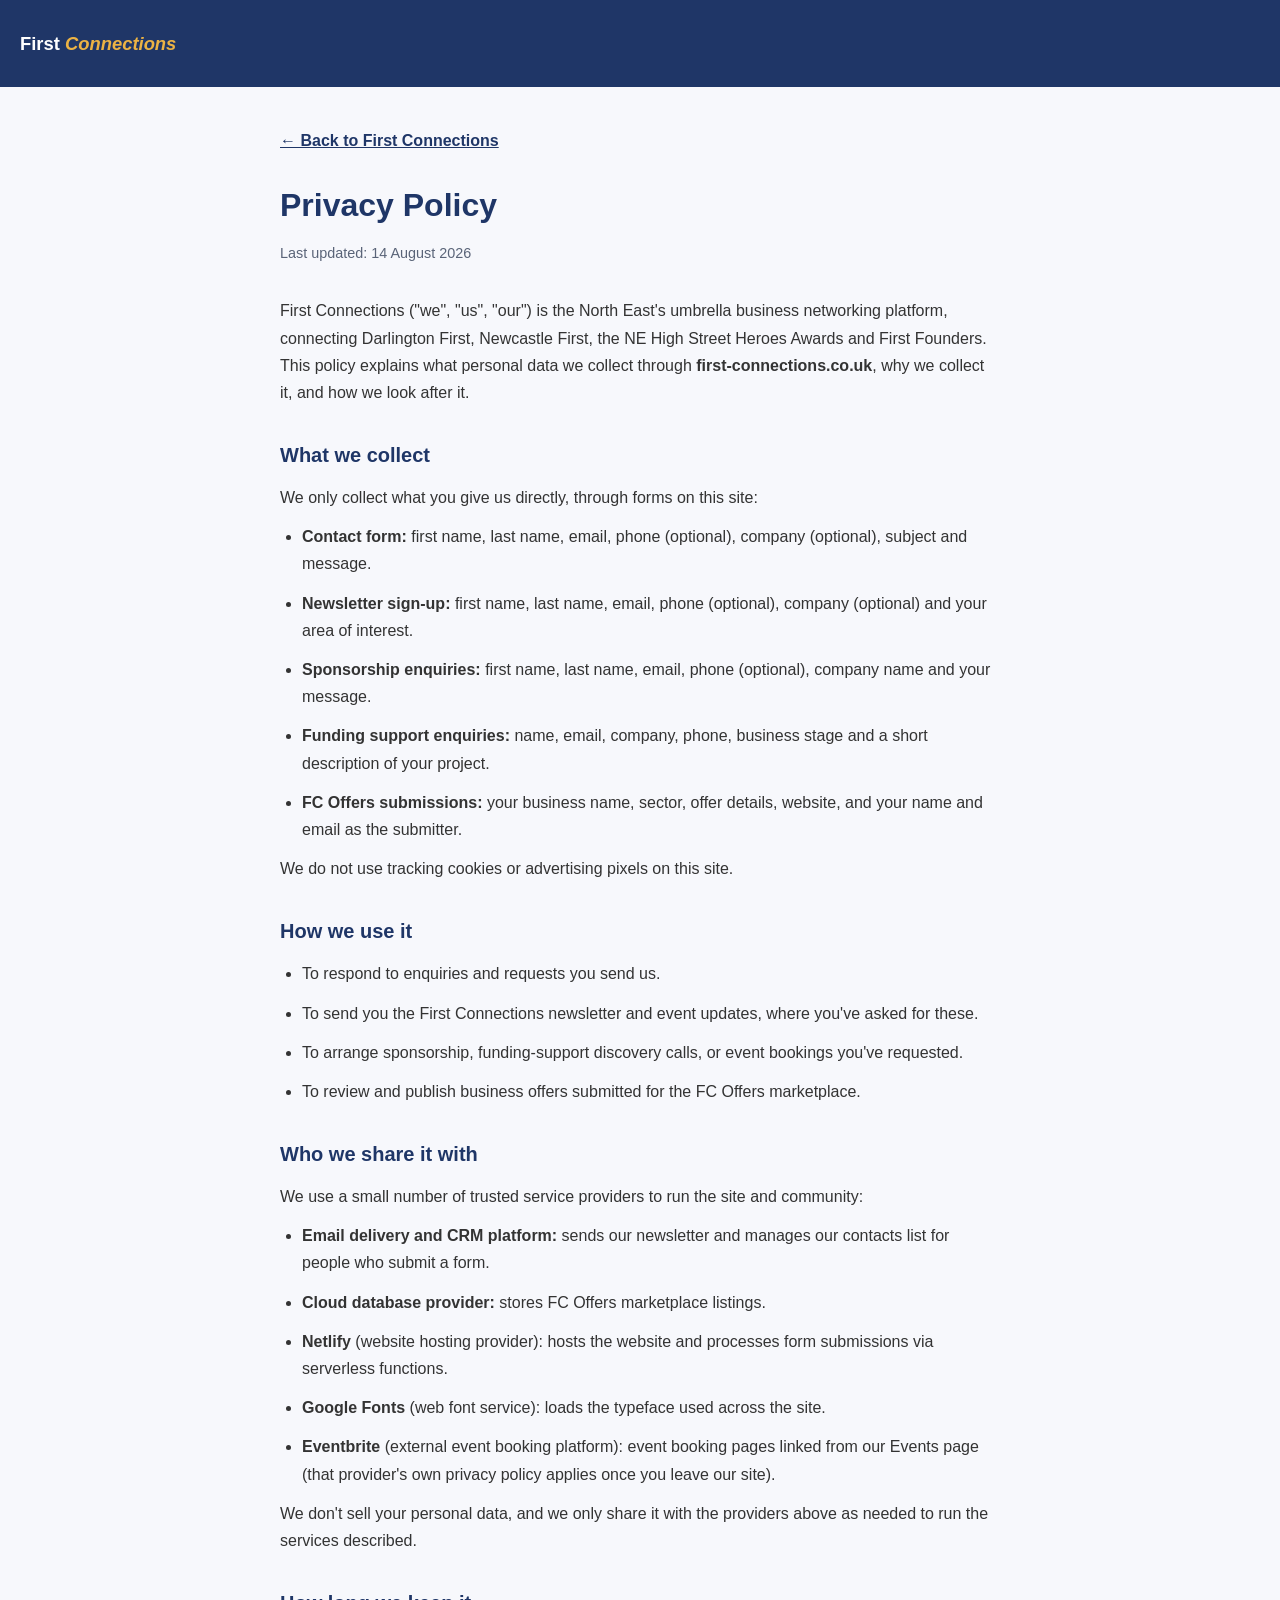
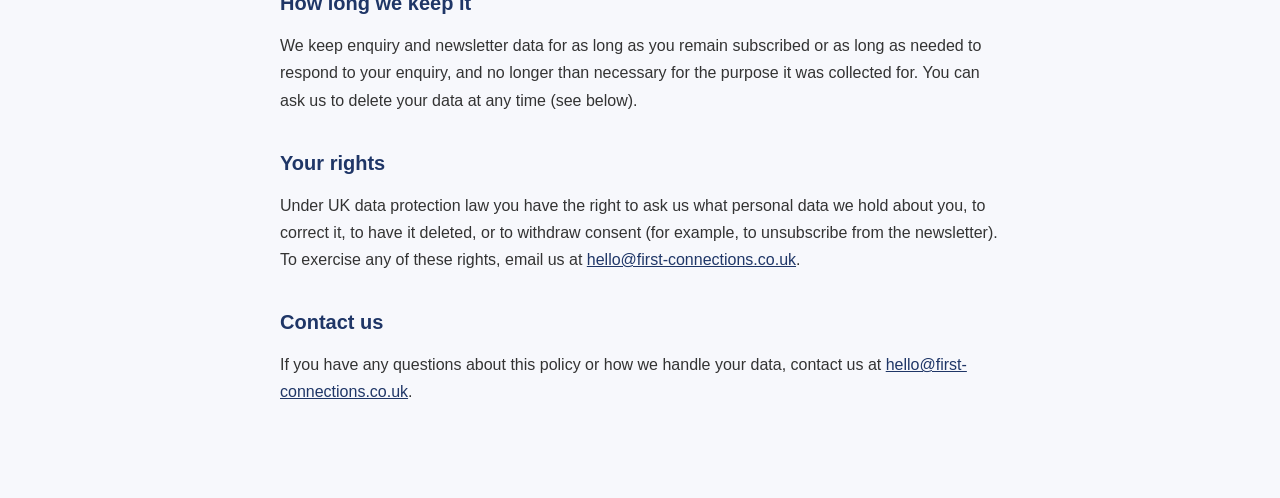
<file: privacy-policy.html>
<!doctype html>
<html lang="en">
  <head>
    <meta charset="UTF-8" />
    <meta name="viewport" content="width=device-width, initial-scale=1.0" />
    <title>Privacy Policy | First Connections</title>
    <meta
      name="description"
      content="How First Connections collects, uses and protects your personal data across our website, newsletter, events and community platform, and your data rights."
    />
    <meta name="robots" content="index, follow" />
    <link
      rel="canonical"
      href="https://first-connections.co.uk/privacy-policy"
    />
    <link
      rel="icon"
      type="image/png"
      href="/images/logos/First-Connections-Logo-Small.png"
    />

    <meta property="og:type" content="website" />
    <meta property="og:site_name" content="First Connections" />
    <meta property="og:title" content="Privacy Policy | First Connections" />
    <meta
      property="og:description"
      content="How First Connections collects, uses and protects your personal data across our website, newsletter, events and community platform, and your data rights."
    />
    <meta
      property="og:url"
      content="https://first-connections.co.uk/privacy-policy"
    />
    <meta
      property="og:image"
      content="https://first-connections.co.uk/images/ne/img-gala-event.jpg"
    />
    <meta property="og:image:width" content="1200" />
    <meta property="og:image:height" content="630" />
    <meta
      property="og:image:alt"
      content="First Connections North East Business Networking Event"
    />
    <meta property="og:locale" content="en_GB" />

    <meta name="twitter:card" content="summary_large_image" />
    <meta name="twitter:title" content="Privacy Policy | First Connections" />
    <meta
      name="twitter:description"
      content="How First Connections collects, uses and protects your personal data across our website, newsletter, events and community platform."
    />
    <meta
      name="twitter:image"
      content="https://first-connections.co.uk/images/ne/img-gala-event.jpg"
    />
    <meta
      name="twitter:image:alt"
      content="First Connections North East Business Networking"
    />
    <style>
      :root {
        --blue: #1f3667;
        --gold: #ecb344;
        --grey: #5a6478;
        --border: #e2e6f0;
        --off-white: #f7f8fc;
      }
      * {
        margin: 0;
        padding: 0;
        box-sizing: border-box;
      }
      body {
        font-family: "Inter", Arial, sans-serif;
        color: #1a1a2e;
        background: var(--off-white);
        line-height: 1.7;
      }
      a {
        color: var(--blue);
      }
      header {
        background: var(--blue);
        color: #fff;
        padding: 28px 20px;
      }
      header a {
        color: #fff;
        text-decoration: none;
        font-weight: 800;
        font-size: 1.15rem;
      }
      header a em {
        font-style: italic;
        color: var(--gold);
      }
      main {
        max-width: 760px;
        margin: 0 auto;
        padding: 40px 20px 80px;
      }
      h1 {
        font-size: 2rem;
        color: var(--blue);
        margin-bottom: 8px;
      }
      .updated {
        color: var(--grey);
        font-size: 0.9rem;
        margin-bottom: 32px;
      }
      h2 {
        font-size: 1.25rem;
        color: var(--blue);
        margin: 32px 0 12px;
      }
      p,
      li {
        margin-bottom: 12px;
        color: #333;
      }
      ul {
        padding-left: 22px;
        margin-bottom: 12px;
      }
      .back {
        display: inline-block;
        margin-bottom: 24px;
        font-weight: 600;
      }
    </style>
  </head>
  <body>
    <header>
      <a href="/">First <em>Connections</em></a>
    </header>

    <main>
      <a class="back" href="/">&larr; Back to First Connections</a>
      <h1>Privacy Policy</h1>
      <p class="updated">Last updated: 14 August 2026</p>

      <p>
        First Connections ("we", "us", "our") is the North East's umbrella
        business networking platform, connecting Darlington First, Newcastle
        First, the NE High Street Heroes Awards and First Founders. This policy
        explains what personal data we collect through
        <strong>first-connections.co.uk</strong>, why we collect it, and how we
        look after it.
      </p>

      <h2>What we collect</h2>
      <p>
        We only collect what you give us directly, through forms on this site:
      </p>
      <ul>
        <li>
          <strong>Contact form:</strong> first name, last name, email, phone
          (optional), company (optional), subject and message.
        </li>
        <li>
          <strong>Newsletter sign-up:</strong> first name, last name, email,
          phone (optional), company (optional) and your area of interest.
        </li>
        <li>
          <strong>Sponsorship enquiries:</strong> first name, last name, email,
          phone (optional), company name and your message.
        </li>
        <li>
          <strong>Funding support enquiries:</strong> name, email, company,
          phone, business stage and a short description of your project.
        </li>
        <li>
          <strong>FC Offers submissions:</strong> your business name, sector,
          offer details, website, and your name and email as the submitter.
        </li>
      </ul>
      <p>We do not use tracking cookies or advertising pixels on this site.</p>

      <h2>How we use it</h2>
      <ul>
        <li>To respond to enquiries and requests you send us.</li>
        <li>
          To send you the First Connections newsletter and event updates, where
          you've asked for these.
        </li>
        <li>
          To arrange sponsorship, funding-support discovery calls, or event
          bookings you've requested.
        </li>
        <li>
          To review and publish business offers submitted for the FC Offers
          marketplace.
        </li>
      </ul>

      <h2>Who we share it with</h2>
      <p>
        We use a small number of trusted service providers to run the site and
        community:
      </p>
      <ul>
        <li>
          <strong>Email delivery and CRM platform:</strong> sends our newsletter
          and manages our contacts list for people who submit a form.
        </li>
        <li>
          <strong>Cloud database provider:</strong>
          stores FC Offers marketplace listings.
        </li>
        <li>
          <strong>Netlify</strong> (website hosting provider): hosts the website
          and processes form submissions via serverless functions.
        </li>
        <li>
          <strong>Google Fonts</strong> (web font service): loads the typeface
          used across the site.
        </li>
        <li>
          <strong>Eventbrite</strong> (external event booking platform): event
          booking pages linked from our Events page (that provider's own privacy
          policy applies once you leave our site).
        </li>
      </ul>
      <p>
        We don't sell your personal data, and we only share it with the
        providers above as needed to run the services described.
      </p>

      <h2>How long we keep it</h2>
      <p>
        We keep enquiry and newsletter data for as long as you remain subscribed
        or as long as needed to respond to your enquiry, and no longer than
        necessary for the purpose it was collected for. You can ask us to delete
        your data at any time (see below).
      </p>

      <h2>Your rights</h2>
      <p>
        Under UK data protection law you have the right to ask us what personal
        data we hold about you, to correct it, to have it deleted, or to
        withdraw consent (for example, to unsubscribe from the newsletter). To
        exercise any of these rights, email us at
        <a href="mailto:hello@first-connections.co.uk"
          >hello@first-connections.co.uk</a
        >.
      </p>

      <h2>Contact us</h2>
      <p>
        If you have any questions about this policy or how we handle your data,
        contact us at
        <a href="mailto:hello@first-connections.co.uk"
          >hello@first-connections.co.uk</a
        >.
      </p>
    </main>
  </body>
</html>
</file>
<file: styles.css>
:root {
  --blue: #1f3667;
  --blue-light: #2845a0;
  --navy: #1f3667;
  --gold: #ecb344;
  --tradene: #c0492b;
  --gold-light: #f5c355;
  --gold-hover: #d4981e;
  --white: #ffffff;
  --off-white: #f7f8fc;
  --grey: #5a6478;
  --light-grey: #f0f2f7;
  --border: #e2e6f0;
  --card-shadow: 0 2px 20px rgba(31, 54, 103, 0.08);
  --radius: 14px;
  --light: #f7f8fc;
}

* {
  margin: 0;
  padding: 0;
  box-sizing: border-box;
}
html {
  scroll-behavior: smooth;
}
body {
  font-family: "Inter", sans-serif;
  color: #1a1a2e;
  background: var(--white);
  overflow-x: hidden;
  line-height: 1.6;
}
img {
  display: block;
  max-width: 100%;
}
a {
  text-decoration: none;
}

/* ── SKIP LINK ── */
.skip-link {
  position: absolute;
  top: -48px;
  left: 8px;
  z-index: 2000;
  background: var(--blue);
  color: #fff;
  padding: 12px 20px;
  border-radius: 0 0 8px 8px;
  font-weight: 700;
  font-size: 0.9rem;
  transition: top 0.2s;
}
.skip-link:focus {
  top: 0;
}

.sr-only {
  position: absolute;
  width: 1px;
  height: 1px;
  padding: 0;
  margin: -1px;
  overflow: hidden;
  clip: rect(0, 0, 0, 0);
  white-space: nowrap;
  border: 0;
}

/* ── MODAL OVERLAY ── */
.modal-overlay {
  display: none;
  position: fixed;
  inset: 0;
  z-index: 1000;
  background: rgba(15, 28, 63, 0.7);
  backdrop-filter: blur(4px);
  align-items: center;
  justify-content: center;
  padding: 20px;
}
.modal-overlay.active {
  display: flex;
}
.modal-box {
  background: var(--white);
  border-radius: 20px;
  width: 100%;
  max-width: 520px;
  max-height: 90vh;
  overflow-y: auto;
  box-shadow: 0 24px 64px rgba(0, 0, 0, 0.2);
  animation: modalIn 0.3s ease;
  position: relative;
}
@keyframes modalIn {
  from {
    opacity: 0;
    transform: translateY(20px) scale(0.97);
  }
  to {
    opacity: 1;
    transform: translateY(0) scale(1);
  }
}
.modal-header {
  background: var(--blue);
  color: white;
  padding: 28px 32px 24px;
  border-radius: 20px 20px 0 0;
  position: relative;
}
.modal-header h3 {
  font-size: 1.3rem;
  font-weight: 800;
  margin-bottom: 6px;
}
.modal-header h3 em {
  font-style: italic;
  color: var(--gold);
}
.modal-header p {
  font-size: 0.88rem;
  opacity: 0.8;
}
.modal-close {
  position: absolute;
  top: 16px;
  right: 16px;
  background: rgba(255, 255, 255, 0.15);
  border: none;
  color: white;
  width: 32px;
  height: 32px;
  border-radius: 50%;
  cursor: pointer;
  font-size: 1.1rem;
  display: flex;
  align-items: center;
  justify-content: center;
  transition: background 0.2s;
}
.modal-close:hover {
  background: rgba(255, 255, 255, 0.3);
}
.modal-body {
  padding: 28px 32px 32px;
}
.modal-body .form-group {
  margin-bottom: 14px;
}
.modal-body label {
  display: block;
  font-size: 0.82rem;
  font-weight: 600;
  color: var(--grey);
  margin-bottom: 6px;
  letter-spacing: 0.02em;
}
.modal-body input,
.modal-body select,
.modal-body textarea {
  width: 100%;
  padding: 12px 16px;
  border: 1.5px solid var(--border);
  border-radius: 10px;
  font-family: "Inter", sans-serif;
  font-size: 0.93rem;
  color: #1a1a2e;
  background: var(--white);
  outline: none;
  transition:
    border-color 0.2s,
    box-shadow 0.2s;
}
.modal-body input:focus,
.modal-body select:focus,
.modal-body textarea:focus {
  border-color: var(--gold);
  box-shadow: 0 0 0 3px rgba(236, 179, 68, 0.15);
}
.modal-body textarea {
  min-height: 110px;
  resize: vertical;
}
.modal-submit {
  width: 100%;
  background: var(--gold);
  color: white;
  font-family: "Inter", sans-serif;
  font-weight: 700;
  font-size: 0.95rem;
  padding: 14px;
  border: none;
  border-radius: 10px;
  cursor: pointer;
  transition:
    background 0.2s,
    transform 0.15s;
  margin-top: 8px;
}
.modal-submit:hover {
  background: var(--gold-light);
  transform: translateY(-1px);
}
.form-row {
  display: grid;
  grid-template-columns: 1fr 1fr;
  gap: 12px;
}
.form-success {
  text-align: center;
  padding: 32px 20px;
  display: none;
}
.form-success .tick {
  font-size: 3rem;
  margin-bottom: 12px;
}
.form-success h4 {
  font-size: 1.1rem;
  font-weight: 700;
  color: var(--blue);
  margin-bottom: 8px;
}
.form-success p {
  color: var(--grey);
  font-size: 0.9rem;
}

/* ── NAV ── */
nav {
  position: sticky;
  top: 0;
  z-index: 100;
  background: var(--white);
  display: flex;
  align-items: center;
  justify-content: space-between;
  padding: 0 20px;
  height: 64px;
  border-bottom: 1px solid var(--border);
  box-shadow: 0 1px 12px rgba(31, 54, 103, 0.06);
}
.logo {
  font-size: 1.1rem;
  font-weight: 800;
  color: var(--navy);
  letter-spacing: -0.3px;
  cursor: pointer;
  flex-shrink: 0;
}
.logo em {
  font-style: italic;
  color: var(--gold);
}

/* ── HAMBURGER ── */
.hamburger {
  background: none;
  border: none;
  cursor: pointer;
  display: flex;
  flex-direction: column;
  justify-content: center;
  gap: 5px;
  padding: 8px;
  border-radius: 8px;
  transition: background 0.2s;
  z-index: 110;
  flex-shrink: 0;
}
.hamburger:hover {
  background: var(--off-white);
}
.hamburger span {
  display: block;
  width: 22px;
  height: 2px;
  background: var(--navy);
  border-radius: 2px;
  transition:
    transform 0.3s ease,
    opacity 0.3s ease;
  transform-origin: center;
}
.hamburger.open span:nth-child(1) {
  transform: translateY(7px) rotate(45deg);
}
.hamburger.open span:nth-child(2) {
  opacity: 0;
  transform: scaleX(0);
}
.hamburger.open span:nth-child(3) {
  transform: translateY(-7px) rotate(-45deg);
}

/* ── MOBILE NAV DRAWER (default — all screens under 1024px) ── */
.nav-links {
  display: flex;
  flex-direction: column;
  position: fixed;
  top: 64px;
  right: 0;
  bottom: 0;
  width: 100%;
  background: var(--white);
  padding: 12px 0 40px;
  overflow-y: auto;
  border-top: 3px solid var(--gold);
  box-shadow: 0 8px 32px rgba(0, 0, 0, 0.12);
  transform: translateX(100%);
  transition: transform 0.3s cubic-bezier(0.4, 0, 0.2, 1);
  z-index: 105;
}
.nav-links.open {
  transform: translateX(0);
}

.nav-links a {
  font-size: 1rem;
  font-weight: 600;
  color: var(--navy);
  padding: 14px 28px;
  border-bottom: 1px solid var(--border);
  transition:
    color 0.15s,
    background 0.15s;
  text-decoration: none;
}
.nav-links a:last-of-type {
  border-bottom: none;
}
.nav-links a:hover {
  color: var(--gold);
  background: var(--off-white);
}

/* CTA in mobile drawer */
.nav-cta {
  display: inline-flex !important;
  align-items: center;
  justify-content: center;
  margin: 16px 20px 0 !important;
  padding: 14px 20px !important;
  background: var(--gold);
  color: var(--white) !important;
  border: none !important;
  border-radius: 10px;
  font-weight: 700 !important;
  font-size: 0.95rem !important;
  cursor: pointer;
  transition: background 0.2s;
  text-align: center;
}
.nav-cta:hover {
  background: var(--gold-light) !important;
}

/* ── TABLET: panel from right ── */
@media (min-width: 640px) {
  nav {
    padding: 0 28px;
  }
  .nav-links {
    width: 300px;
  }
}

/* ── DESKTOP: horizontal bar ── */
@media (min-width: 1024px) {
  nav {
    padding: 0 20px;
    height: 64px;
  }
  .hamburger {
    display: none !important;
  }

  .nav-links {
    /* reset all mobile drawer styles */
    position: static !important;
    transform: none !important;
    transition: none !important;
    top: auto !important;
    right: auto !important;
    bottom: auto !important;
    width: auto !important;
    height: auto !important;
    background: transparent !important;
    border: none !important;
    box-shadow: none !important;
    padding: 0 !important;
    overflow: visible !important;
    /* horizontal layout */
    display: flex !important;
    flex-direction: row !important;
    align-items: center !important;
    flex-wrap: nowrap;
    gap: 0;
  }

  .nav-links a {
    font-size: 0.76rem;
    font-weight: 600;
    padding: 6px 7px;
    border: none !important;
    border-radius: 6px;
    white-space: nowrap;
    color: var(--navy) !important;
  }
  .nav-links a:hover {
    background: var(--off-white) !important;
    color: var(--gold) !important;
  }

  /* CTA button on desktop */
  .nav-cta {
    margin: 0 0 0 6px !important;
    padding: 7px 14px !important;
    font-size: 0.76rem !important;
    border-radius: 8px;
    white-space: nowrap;
  }
}

/* ── LARGE DESKTOP 1280px+ ── */
@media (min-width: 1280px) {
  nav {
    padding: 0 32px;
  }
  .nav-links a {
    font-size: 0.82rem !important;
    padding: 7px 10px !important;
  }
  .nav-cta {
    padding: 8px 18px !important;
    font-size: 0.82rem !important;
  }
}

/* ── XL DESKTOP 1440px+ ── */
@media (min-width: 1440px) {
  nav {
    padding: 0 56px;
  }
  .nav-links a {
    font-size: 0.86rem !important;
    padding: 8px 12px !important;
  }
  .nav-cta {
    padding: 9px 22px !important;
    font-size: 0.86rem !important;
  }
}

/* ── BUTTONS ── */
.btn-primary {
  display: inline-flex;
  align-items: center;
  justify-content: center;
  background: var(--blue);
  color: var(--white);
  font-size: 0.92rem;
  font-weight: 700;
  padding: 14px 28px;
  border-radius: 10px;
  border: none;
  cursor: pointer;
  transition:
    background 0.2s,
    transform 0.15s;
  width: 100%;
  text-align: center;
}
.btn-primary:hover {
  background: var(--blue-light);
  transform: translateY(-1px);
}
.btn-gold {
  display: inline-flex;
  align-items: center;
  justify-content: center;
  background: var(--gold);
  color: var(--white);
  font-size: 0.92rem;
  font-weight: 700;
  padding: 14px 28px;
  border-radius: 10px;
  border: none;
  cursor: pointer;
  transition:
    background 0.2s,
    transform 0.15s;
  width: 100%;
  text-align: center;
}
.btn-gold:hover {
  background: var(--gold-light);
  transform: translateY(-1px);
}
.btn-outline {
  display: inline-flex;
  align-items: center;
  justify-content: center;
  background: transparent;
  color: var(--blue);
  font-size: 0.92rem;
  font-weight: 700;
  padding: 12px 28px;
  border-radius: 10px;
  border: 2px solid var(--blue);
  cursor: pointer;
  transition: all 0.2s;
  width: 100%;
  text-align: center;
}
.btn-outline:hover {
  background: var(--blue);
  color: white;
}

/* ── HERO ── */
.hero {
  min-height: 88vh;
  display: flex;
  align-items: center;
  justify-content: center;
  text-align: center;
  padding: 80px 28px;
  background:
    linear-gradient(rgba(20, 40, 100, 0.62), rgba(15, 28, 63, 0.72)),
    url("/images/ne/img-gala-event.webp") center/cover no-repeat;
  color: var(--white);
}
.hero-inner {
  max-width: 720px;
  margin: 0 auto;
}
.hero-tag {
  display: inline-block;
  background: rgba(236, 179, 68, 0.2);
  border: 1px solid rgba(236, 179, 68, 0.5);
  color: rgba(255, 255, 255, 0.95);
  font-size: 0.75rem;
  font-weight: 700;
  letter-spacing: 0.12em;
  text-transform: uppercase;
  padding: 7px 18px;
  border-radius: 20px;
  margin-bottom: 28px;
}
.hero h1,
.hero h2 {
  font-size: clamp(2.2rem, 6vw, 3.8rem);
  font-weight: 800;
  line-height: 1.08;
  margin-bottom: 24px;
  letter-spacing: -1px;
}
.hero h1 em,
.hero h2 em {
  font-style: italic;
  color: var(--gold);
}
.hero p {
  font-size: 1.05rem;
  line-height: 1.75;
  opacity: 0.88;
  max-width: 600px;
  margin: 0 auto 40px;
}
.hero-btns {
  display: flex;
  flex-direction: column;
  gap: 12px;
  align-items: center;
}
.hero-btns .btn-gold {
  width: auto;
  min-width: 220px;
  padding: 16px 36px;
  font-size: 1rem;
}
.hero-btns .btn-ghost {
  min-width: 220px;
  border: 2px solid rgba(255, 255, 255, 0.4);
  color: var(--white);
  background: transparent;
  border-radius: 10px;
  padding: 14px 28px;
  font-size: 0.95rem;
  font-weight: 600;
  cursor: pointer;
  transition: all 0.2s;
}
.hero-btns .btn-ghost:hover {
  background: rgba(255, 255, 255, 0.1);
  border-color: white;
}

/* ── INTRO STRIP ── */
.intro-strip {
  background: var(--navy);
  color: white;
  padding: 36px 28px;
  text-align: center;
}
.intro-strip p {
  font-size: 1rem;
  opacity: 0.85;
  max-width: 720px;
  margin: 0 auto;
  line-height: 1.75;
}

/* ── SECTIONS ── */
section {
  padding: 80px 28px;
}
.section-label {
  font-size: 0.72rem;
  font-weight: 700;
  letter-spacing: 0.12em;
  text-transform: uppercase;
  color: var(--gold);
  margin-bottom: 12px;
}
.section-title {
  font-size: clamp(1.7rem, 4vw, 2.4rem);
  font-weight: 800;
  color: var(--navy);
  line-height: 1.15;
  margin-bottom: 16px;
  letter-spacing: -0.5px;
}
.section-title em {
  font-style: italic;
  color: var(--gold);
}
.section-sub {
  color: var(--grey);
  font-size: 1rem;
  line-height: 1.7;
  max-width: 580px;
}
.section-header {
  margin-bottom: 52px;
}
.section-header.centered {
  text-align: center;
}
.section-header.centered .section-sub {
  margin: 0 auto;
}
.inner {
  max-width: 1160px;
  margin: 0 auto;
}

/* ── PILLARS ── */
.pillars {
  background: var(--off-white);
}
.pillars-grid {
  display: grid;
  grid-template-columns: 1fr;
  gap: 24px;
}
.pillar-card {
  background: var(--white);
  border-radius: var(--radius);
  box-shadow: var(--card-shadow);
  overflow: hidden;
  display: flex;
  flex-direction: column;
  transition:
    transform 0.25s,
    box-shadow 0.25s;
  border: 1px solid var(--border);
}
.pillar-card:hover {
  transform: translateY(-5px);
  box-shadow: 0 16px 40px rgba(31, 54, 103, 0.14);
  border-top: 3px solid var(--gold);
}
.pillar-card img {
  width: 100%;
  height: 210px;
  object-fit: cover;
}
.pillar-body {
  padding: 24px;
  flex: 1;
  display: flex;
  flex-direction: column;
}
.pillar-num {
  font-size: 0.7rem;
  font-weight: 700;
  letter-spacing: 0.1em;
  text-transform: uppercase;
  color: var(--gold);
  margin-bottom: 8px;
}
.pillar-body h3 {
  font-size: 1.05rem;
  font-weight: 700;
  color: var(--navy);
  margin-bottom: 10px;
}
.pillar-body p {
  font-size: 0.9rem;
  color: var(--grey);
  line-height: 1.65;
  flex: 1;
}

/* ── NETWORK ── */
.network {
  background: var(--white);
}
.network-grid {
  display: grid;
  grid-template-columns: 1fr;
  gap: 24px;
  margin-top: 48px;
}
.network-card {
  border-radius: var(--radius);
  border: 1px solid var(--border);
  padding: 36px 28px;
  display: flex;
  flex-direction: column;
  gap: 16px;
  transition:
    box-shadow 0.2s,
    transform 0.2s;
  box-shadow: var(--card-shadow);
}
.network-card:hover {
  transform: translateY(-3px);
  box-shadow: 0 12px 36px rgba(31, 54, 103, 0.12);
}
.network-card.darlington {
  border-top: 4px solid var(--gold);
}
.network-card.newcastle {
  border-top: 4px solid var(--blue);
}
.network-card.tradene {
  border-top: 4px solid var(--tradene);
}
.network-tag {
  font-size: 0.7rem;
  font-weight: 700;
  letter-spacing: 0.1em;
  text-transform: uppercase;
}
.network-tag.darlo {
  color: var(--gold);
}
.network-tag.newc {
  color: var(--blue);
}
.network-tag.trade {
  color: var(--tradene);
}
.network-card h3 {
  font-size: 1.2rem;
  font-weight: 800;
  color: var(--navy);
  letter-spacing: -0.3px;
}
.network-card h3 em {
  font-style: italic;
  color: var(--gold);
}
.network-card p {
  font-size: 0.92rem;
  color: var(--grey);
  line-height: 1.65;
}
.network-card-btns {
  display: flex;
  flex-direction: column;
  gap: 10px;
  margin-top: 8px;
}
.pill-live {
  display: inline-flex;
  align-items: center;
  gap: 6px;
  font-size: 0.72rem;
  font-weight: 700;
  color: var(--gold);
  background: #fdf8ef;
  border: 1px solid rgba(236, 179, 68, 0.3);
  padding: 4px 12px;
  border-radius: 20px;
  width: fit-content;
}
.pill-dot {
  width: 6px;
  height: 6px;
  border-radius: 50%;
  background: var(--gold);
}

/* ── EVENTS ── */
.events {
  background: var(--off-white);
}
.events-grid {
  display: grid;
  grid-template-columns: 1fr;
  gap: 20px;
}
.event-card {
  background: var(--white);
  border-radius: var(--radius);
  padding: 32px 28px;
  border: 1px solid var(--border);
  box-shadow: var(--card-shadow);
  display: flex;
  flex-direction: column;
  align-items: center;
  text-align: center;
  gap: 8px;
  transition: transform 0.2s;
}
.event-card:hover {
  transform: translateY(-3px);
}
.event-card h3 {
  font-size: 1rem;
  font-weight: 700;
  color: var(--navy);
}
.event-card p {
  font-size: 0.9rem;
  color: var(--grey);
  line-height: 1.65;
  max-width: 340px;
  margin-bottom: 16px;
}
.event-btns {
  display: flex;
  flex-direction: column;
  gap: 10px;
  width: 100%;
  max-width: 300px;
}
.awards-callout {
  background: var(--white);
  border-radius: var(--radius);
  border: 1px solid var(--border);
  border-left: 5px solid var(--gold);
  padding: 0;
  box-shadow: var(--card-shadow);
  max-width: 860px;
  margin: 32px auto 0;
  overflow: hidden;
}
.awards-callout img {
  width: 100%;
  height: 280px;
  object-fit: cover;
  object-position: center top;
}
.awards-callout-body {
  padding: 32px;
  display: flex;
  flex-direction: column;
  align-items: center;
  text-align: center;
}
.badge-gold {
  display: inline-block;
  background: var(--gold);
  color: white;
  font-size: 0.72rem;
  font-weight: 700;
  letter-spacing: 0.08em;
  text-transform: uppercase;
  padding: 6px 16px;
  border-radius: 20px;
  margin-bottom: 16px;
}
.awards-callout h3 {
  font-size: 1.25rem;
  font-weight: 800;
  color: var(--navy);
  margin-bottom: 12px;
}
.awards-callout p {
  color: var(--grey);
  font-size: 0.93rem;
  line-height: 1.65;
  max-width: 500px;
  margin-bottom: 24px;
}

/* ── PODCAST ── */
.podcast {
  background: var(--navy);
  color: white;
}
.podcast-inner {
  max-width: 900px;
  margin: 0 auto;
  display: grid;
  grid-template-columns: 1fr;
  gap: 48px;
  align-items: center;
}
.podcast img {
  width: 100%;
  border-radius: var(--radius);
  object-fit: cover;
  height: 300px;
}
.podcast-content {
  text-align: center;
}
.badge-blue {
  display: inline-block;
  background: var(--blue);
  color: white;
  font-size: 0.72rem;
  font-weight: 700;
  letter-spacing: 0.1em;
  text-transform: uppercase;
  padding: 7px 18px;
  border-radius: 20px;
  margin-bottom: 18px;
  border: 1px solid rgba(255, 255, 255, 0.2);
}
.podcast h2 {
  font-size: clamp(1.6rem, 4vw, 2.2rem);
  font-weight: 800;
  color: white;
  margin-bottom: 16px;
  letter-spacing: -0.3px;
}
.podcast h2 em {
  font-style: italic;
  color: var(--gold);
}
.podcast p {
  color: rgba(255, 255, 255, 0.75);
  font-size: 0.95rem;
  line-height: 1.75;
  margin-bottom: 10px;
}
.podcast p.soon {
  color: rgba(255, 255, 255, 0.4);
  font-size: 0.85rem;
  margin-bottom: 28px;
}
.coming-soon-badge {
  display: inline-block;
  background: rgba(255, 255, 255, 0.08);
  border: 1px solid rgba(255, 255, 255, 0.2);
  color: rgba(255, 255, 255, 0.6);
  font-size: 0.85rem;
  font-weight: 600;
  padding: 12px 32px;
  border-radius: 10px;
}

/* ── MISSION ── */
.mission {
  background: var(--off-white);
}
.mission-grid {
  display: grid;
  grid-template-columns: 1fr;
  gap: 20px;
  margin-top: 48px;
}
.mission-card {
  background: var(--white);
  border-radius: var(--radius);
  padding: 28px 24px;
  border: 1px solid var(--border);
  box-shadow: var(--card-shadow);
  transition: transform 0.2s;
}
.mission-card:hover {
  transform: translateY(-3px);
}
.mission-num {
  font-size: 2rem;
  font-weight: 800;
  color: var(--gold);
  opacity: 0.35;
  line-height: 1;
  margin-bottom: 14px;
}
.mission-card h3 {
  font-size: 1rem;
  font-weight: 700;
  color: var(--navy);
  margin-bottom: 8px;
}
.mission-card p {
  font-size: 0.88rem;
  color: var(--grey);
  line-height: 1.65;
}

/* ── REGION ── */
.region {
  background: var(--white);
}
.region-grid {
  display: grid;
  grid-template-columns: 1fr 1fr;
  gap: 16px;
}
.region-card {
  border-radius: var(--radius);
  overflow: hidden;
  box-shadow: var(--card-shadow);
  border: 1px solid var(--border);
  transition:
    transform 0.2s,
    box-shadow 0.2s;
}
.region-card:hover {
  transform: translateY(-4px);
  box-shadow: 0 12px 32px rgba(31, 54, 103, 0.12);
}
.region-card img {
  width: 100%;
  height: 170px;
  object-fit: cover;
  transition: transform 0.4s;
}
.region-card:hover img {
  transform: scale(1.04);
}
.region-body {
  padding: 14px 16px 18px;
  background: white;
}
.region-body h3 {
  font-size: 0.9rem;
  font-weight: 700;
  color: var(--navy);
  margin-bottom: 4px;
}
.region-body p {
  font-size: 0.8rem;
  color: var(--grey);
  line-height: 1.5;
}

/* ── FIRST FOUNDERS ── */
.founders {
  background: var(--white);
  overflow: hidden;
}
.founders-intro {
  max-width: 640px;
}
.founders-layout {
  display: grid;
  grid-template-columns: 1fr;
  gap: 48px;
  margin-top: 56px;
}
.founders-pillars {
  display: grid;
  grid-template-columns: 1fr;
  gap: 20px;
}
.founder-pillar {
  position: relative;
  background: var(--off-white);
  border: 1px solid var(--border);
  border-radius: var(--radius);
  padding: 32px 28px 28px;
  overflow: hidden;
  transition:
    transform 0.25s,
    box-shadow 0.25s,
    border-color 0.25s;
}
.founder-pillar::before {
  content: "";
  position: absolute;
  top: 0;
  left: 0;
  right: 0;
  height: 4px;
  background: linear-gradient(90deg, var(--gold), var(--gold-light));
  transform: scaleX(0);
  transform-origin: left;
  transition: transform 0.3s ease;
}
.founder-pillar:hover {
  transform: translateY(-4px);
  box-shadow: 0 16px 40px rgba(31, 54, 103, 0.11);
  border-color: rgba(236, 179, 68, 0.4);
}
.founder-pillar:hover::before {
  transform: scaleX(1);
}
.founder-pillar-icon {
  width: 48px;
  height: 48px;
  border-radius: 12px;
  background: linear-gradient(135deg, var(--blue), var(--blue-light));
  display: flex;
  align-items: center;
  justify-content: center;
  font-size: 1.35rem;
  margin-bottom: 18px;
  flex-shrink: 0;
}
.founder-pillar h3 {
  font-size: 1rem;
  font-weight: 700;
  color: var(--navy);
  margin-bottom: 10px;
}
.founder-pillar p {
  font-size: 0.88rem;
  color: var(--grey);
  line-height: 1.7;
}
.founders-visual {
  background: linear-gradient(
    145deg,
    var(--navy) 0%,
    var(--blue-light) 100%
  );
  border-radius: 20px;
  padding: 44px 36px;
  color: white;
  position: relative;
  overflow: hidden;
  display: flex;
  flex-direction: column;
  gap: 28px;
}
.founders-visual::after {
  content: "";
  position: absolute;
  width: 320px;
  height: 320px;
  border-radius: 50%;
  background: rgba(236, 179, 68, 0.08);
  right: -80px;
  bottom: -80px;
  pointer-events: none;
}
.founders-visual::before {
  content: "";
  position: absolute;
  width: 180px;
  height: 180px;
  border-radius: 50%;
  background: rgba(255, 255, 255, 0.04);
  left: -40px;
  top: -40px;
  pointer-events: none;
}
.founders-visual-tag {
  display: inline-flex;
  align-items: center;
  gap: 8px;
  background: rgba(236, 179, 68, 0.18);
  border: 1px solid rgba(236, 179, 68, 0.4);
  color: var(--gold-light);
  font-size: 0.72rem;
  font-weight: 700;
  letter-spacing: 0.1em;
  text-transform: uppercase;
  padding: 6px 14px;
  border-radius: 20px;
  width: fit-content;
}
.founders-visual-dot {
  width: 6px;
  height: 6px;
  border-radius: 50%;
  background: var(--gold-light);
}
.founders-visual h3 {
  font-size: clamp(1.5rem, 3vw, 2rem);
  font-weight: 800;
  line-height: 1.2;
  letter-spacing: -0.4px;
}
.founders-visual h3 em {
  font-style: italic;
  color: var(--gold);
}
.founders-visual p {
  font-size: 0.92rem;
  opacity: 0.78;
  line-height: 1.75;
  max-width: 460px;
}
.founders-stats {
  display: grid;
  grid-template-columns: repeat(3, 1fr);
  gap: 16px;
  margin-top: 8px;
}
.founders-stat {
  text-align: center;
}
.founders-stat-num {
  font-size: 1.7rem;
  font-weight: 800;
  color: var(--gold);
  line-height: 1;
}
.founders-stat-label {
  font-size: 0.72rem;
  opacity: 0.6;
  margin-top: 4px;
  letter-spacing: 0.04em;
}
.founders-coming {
  display: inline-flex;
  align-items: center;
  gap: 8px;
  background: rgba(255, 255, 255, 0.08);
  border: 1px solid rgba(255, 255, 255, 0.18);
  color: rgba(255, 255, 255, 0.65);
  font-size: 0.82rem;
  font-weight: 600;
  padding: 10px 20px;
  border-radius: 8px;
}

@media (min-width: 640px) {
  .founders-pillars {
    grid-template-columns: 1fr 1fr;
  }
}
@media (min-width: 900px) {
  .founders-layout {
    grid-template-columns: 1fr 1fr;
    align-items: start;
  }
  .founders-pillars {
    grid-template-columns: 1fr 1fr;
  }
}

/* ── SPONSORS ── */
.sponsors {
  background: var(--off-white);
}
.sponsors-inner {
  max-width: 900px;
  margin: 0 auto;
}
.sponsor-grid {
  display: grid;
  grid-template-columns: repeat(2, 1fr);
  gap: 14px;
  margin-bottom: 56px;
}
.sponsor-card {
  background: var(--white);
  border: 1px solid var(--border);
  border-radius: 12px;
  padding: 22px 16px;
  text-align: center;
  font-size: 0.88rem;
  font-weight: 700;
  color: var(--navy);
  box-shadow: var(--card-shadow);
  display: flex;
  align-items: center;
  justify-content: center;
  min-height: 80px;
  transition:
    border-color 0.2s,
    transform 0.2s;
}
.sponsor-card:hover {
  border-color: var(--gold);
  transform: translateY(-2px);
}
.sponsor-card-link {
  text-decoration: none;
  cursor: pointer;
}
.sponsor-card img {
  display: block;
}
/* Show fallback text only when image fails to load or no image present */
.sponsor-card img + .sponsor-name-fallback {
  display: none;
}
.sponsor-name-fallback {
  font-size: 0.88rem;
  font-weight: 700;
  color: var(--navy);
}
.divider {
  border: none;
  border-top: 1px solid var(--border);
  margin: 48px 0;
}
.partners-grid {
  display: grid;
  grid-template-columns: repeat(3, 1fr);
  gap: 16px;
}
.partner-card {
  background: var(--white);
  border: 1px solid var(--border);
  border-radius: 12px;
  display: flex;
  align-items: center;
  justify-content: center;
  height: 100px;
  padding: 16px;
  box-shadow: var(--card-shadow);
  transition:
    transform 0.2s,
    border-color 0.2s;
}
.partner-card:hover {
  transform: translateY(-2px);
  border-color: var(--gold);
}
.partner-card img {
  max-width: 100%;
  max-height: 60px;
  width: auto;
  height: auto;
  object-fit: contain;
}
.stockton-text {
  font-size: 0.8rem;
  font-weight: 800;
  letter-spacing: 0.12em;
  border: 2px solid var(--navy);
  padding: 7px 12px;
  text-align: center;
  line-height: 1.5;
}
.stockton-text span {
  display: block;
  font-size: 0.6rem;
  letter-spacing: 0.25em;
  border-top: 2px solid var(--navy);
  margin-top: 4px;
  padding-top: 4px;
}
.ne1-text {
  background: #00bfff;
  color: white;
  font-weight: 900;
  font-size: 1.3rem;
  padding: 8px 22px;
  border-radius: 4px;
}
.sponsor-cta {
  text-align: center;
  margin-top: 32px;
  font-size: 0.88rem;
  color: var(--grey);
}
.sponsor-cta a {
  color: var(--blue);
  font-weight: 600;
  cursor: pointer;
}
.sponsor-cta a:hover {
  color: var(--gold);
}

/* ── CONTACT ── */
.contact {
  background: var(--white);
}
.contact-options {
  display: grid;
  grid-template-columns: 1fr 1fr;
  gap: 14px;
  margin-bottom: 0;
}
.contact-option {
  background: var(--off-white);
  border: 1px solid var(--border);
  border-radius: 12px;
  padding: 20px 16px;
  text-align: center;
  cursor: pointer;
  transition: all 0.2s;
  color: var(--navy);
}
.contact-option:hover {
  border-color: var(--gold);
  background: var(--white);
  box-shadow: 0 4px 16px rgba(236, 179, 68, 0.12);
  transform: translateY(-2px);
}
.contact-option-icon {
  font-size: 1.5rem;
  margin-bottom: 8px;
}
.contact-option h3 {
  font-size: 0.88rem;
  font-weight: 700;
  color: var(--navy);
  margin-bottom: 4px;
}
.contact-option p {
  font-size: 0.78rem;
  color: var(--grey);
  line-height: 1.4;
}

/* ── NEWSLETTER BANNER ── */
.newsletter-banner {
  background: linear-gradient(135deg, var(--blue), var(--blue-light));
  color: white;
  padding: 56px 28px;
  text-align: center;
}
.newsletter-banner h2 {
  font-size: clamp(1.4rem, 4vw, 2rem);
  font-weight: 800;
  margin-bottom: 12px;
}
.newsletter-banner h2 em {
  font-style: italic;
  color: var(--gold);
}
.newsletter-banner p {
  opacity: 0.8;
  font-size: 0.95rem;
  margin-bottom: 28px;
  max-width: 480px;
  margin-left: auto;
  margin-right: auto;
  line-height: 1.7;
}
.newsletter-btn {
  display: inline-flex;
  align-items: center;
  gap: 8px;
  background: var(--gold);
  color: white;
  font-weight: 700;
  font-size: 0.95rem;
  padding: 14px 32px;
  border-radius: 10px;
  border: none;
  cursor: pointer;
  transition:
    background 0.2s,
    transform 0.15s;
}
.newsletter-btn:hover {
  background: var(--gold-light);
  transform: translateY(-1px);
}

/* ── FOOTER ── */
footer {
  background: var(--navy);
  color: rgba(255, 255, 255, 0.65);
  padding: 56px 28px 36px;
}
.footer-inner {
  max-width: 1160px;
  margin: 0 auto;
}
.footer-top {
  display: grid;
  grid-template-columns: 1fr;
  gap: 40px;
  margin-bottom: 48px;
}
.footer-brand p {
  font-size: 0.88rem;
  line-height: 1.7;
  margin-top: 12px;
  max-width: 280px;
}
.footer-logo {
  font-size: 1.1rem;
  font-weight: 800;
  color: white;
}
.footer-logo em {
  font-style: italic;
  color: var(--gold);
}
.footer-col h4 {
  font-size: 0.75rem;
  font-weight: 700;
  letter-spacing: 0.1em;
  text-transform: uppercase;
  color: rgba(255, 255, 255, 0.6);
  margin-bottom: 16px;
}
.footer-col a {
  display: block;
  font-size: 0.88rem;
  color: rgba(255, 255, 255, 0.55);
  margin-bottom: 10px;
  transition: color 0.15s;
  cursor: pointer;
}
.footer-col a:hover {
  color: var(--gold);
}
.footer-bottom {
  border-top: 1px solid rgba(255, 255, 255, 0.1);
  padding-top: 24px;
  display: flex;
  flex-direction: column;
  gap: 8px;
  font-size: 0.82rem;
}
.footer-network {
  color: rgba(255, 255, 255, 0.6);
  font-size: 0.8rem;
}
.footer-network a {
  color: rgba(255, 255, 255, 0.55);
}
.footer-network a:hover {
  color: var(--gold);
}

/* ── ANIMATIONS ── */
@keyframes fadeUp {
  from {
    opacity: 0;
    transform: translateY(24px);
  }
  to {
    opacity: 1;
    transform: translateY(0);
  }
}
.fade-in {
  opacity: 0;
  transform: translateY(18px);
  transition:
    opacity 0.55s ease,
    transform 0.55s ease;
}
.fade-in.visible {
  opacity: 1;
  transform: translateY(0);
}

/* ── RESPONSIVE ── */
@media (min-width: 640px) {
  .pillars-grid {
    grid-template-columns: 1fr 1fr;
  }
  .events-grid {
    grid-template-columns: 1fr 1fr;
  }
  .hero-btns {
    flex-direction: row;
    justify-content: center;
  }
  .network-grid {
    grid-template-columns: 1fr 1fr;
  }
  .mission-grid {
    grid-template-columns: 1fr 1fr;
  }
  .sponsor-grid {
    grid-template-columns: repeat(2, 1fr);
  }
  .contact-options {
    grid-template-columns: repeat(4, 1fr);
  }
  .footer-top {
    grid-template-columns: 2fr 1fr 1fr 1fr;
  }
  .footer-bottom {
    flex-direction: row;
    justify-content: space-between;
  }
  .form-row {
    grid-template-columns: 1fr 1fr;
  }
}
@media (min-width: 900px) {
  .pillars-grid {
    grid-template-columns: repeat(4, 1fr);
  }
  .network-grid {
    grid-template-columns: repeat(3, 1fr);
  }
  .region-grid {
    grid-template-columns: repeat(4, 1fr);
  }
  .region-card img {
    height: 190px;
  }
  .sponsor-grid {
    grid-template-columns: repeat(3, 1fr);
  }
  .podcast-inner {
    grid-template-columns: 1fr 1fr;
  }
  .podcast-content {
    text-align: left;
  }
  .mission-grid {
    grid-template-columns: repeat(4, 1fr);
  }
}
@media (min-width: 1024px) {
  section {
    padding: 96px 56px;
  }
}

/* ── PAGE VIEWS ── */
.page {
  display: none;
}
.page.active {
  display: block;
}

/* ── RESOURCES PAGE ── */
.resources-hero {
  background: linear-gradient(
    135deg,
    var(--navy) 0%,
    var(--blue-light) 100%
  );
  color: white;
  padding: 72px 28px 64px;
  text-align: center;
  position: relative;
  overflow: hidden;
}
.resources-hero::before {
  content: "";
  position: absolute;
  width: 500px;
  height: 500px;
  border-radius: 50%;
  background: rgba(236, 179, 68, 0.06);
  right: -120px;
  top: -120px;
  pointer-events: none;
}
.resources-hero::after {
  content: "";
  position: absolute;
  width: 300px;
  height: 300px;
  border-radius: 50%;
  background: rgba(255, 255, 255, 0.03);
  left: -60px;
  bottom: -60px;
  pointer-events: none;
}
.resources-hero-inner {
  max-width: 680px;
  margin: 0 auto;
  position: relative;
  z-index: 1;
}
/* ── RESOURCES FILTER BAR ── */
.filter-bar {
  background: var(--white);
  border-bottom: 1px solid var(--border);
  padding: 16px 28px;
  position: sticky;
  top: 68px;
  z-index: 90;
  box-shadow: 0 2px 12px rgba(31, 54, 103, 0.05);
}
.filter-bar-inner {
  max-width: 1160px;
  margin: 0 auto;
  display: flex;
  flex-direction: column;
  gap: 12px;
}
.res-filter-group {
  display: flex;
  align-items: center;
  flex-wrap: wrap;
  gap: 8px;
}
.filter-label {
  font-size: 0.7rem;
  font-weight: 700;
  color: var(--grey);
  letter-spacing: 0.08em;
  text-transform: uppercase;
  white-space: nowrap;
  min-width: 70px;
}
.filter-pills {
  display: flex;
  flex-wrap: wrap;
  gap: 6px;
}
.filter-pill,
.filter-cat {
  padding: 6px 14px;
  border-radius: 20px;
  font-size: 0.78rem;
  font-weight: 600;
  border: 1.5px solid var(--border);
  background: var(--white);
  color: var(--grey);
  cursor: pointer;
  transition: all 0.18s;
  white-space: nowrap;
}
.filter-pill:hover,
.filter-cat:hover {
  border-color: var(--navy);
  color: var(--navy);
  background: var(--off-white);
}
.filter-pill.active {
  background: var(--navy);
  border-color: var(--navy);
  color: white;
}
.filter-pill.active[data-location="darlington"] {
  background: #c56c00;
  border-color: #c56c00;
}
.filter-pill.active[data-location="durham"] {
  background: #2e7d32;
  border-color: #2e7d32;
}
.filter-pill.active[data-location="newcastle"] {
  background: var(--blue-light);
  border-color: var(--blue-light);
}
.filter-cat.active {
  background: var(--gold);
  border-color: var(--gold);
  color: white;
}
.filter-count {
  font-size: 0.78rem;
  color: var(--grey);
  font-weight: 500;
}
/* Search input */
.res-search {
  display: flex;
  align-items: center;
  gap: 8px;
  background: var(--off-white);
  border: 1.5px solid var(--border);
  border-radius: 24px;
  padding: 8px 16px;
  width: 100%;
  max-width: 320px;
  transition:
    border-color 0.2s,
    box-shadow 0.2s;
}
.res-search:focus-within {
  border-color: var(--gold);
  box-shadow: 0 0 0 3px rgba(236, 179, 68, 0.1);
}
.res-search svg {
  color: var(--grey);
  flex-shrink: 0;
}
.res-search input {
  border: none;
  background: transparent;
  font-family: "Inter", sans-serif;
  font-size: 0.84rem;
  color: var(--navy);
  outline: none;
  width: 100%;
}
.res-search input::placeholder {
  color: var(--grey);
}
/* Active filter reset */
.res-clear-btn {
  font-size: 0.75rem;
  color: var(--grey);
  background: none;
  border: none;
  cursor: pointer;
  text-decoration: underline;
  padding: 0;
}
.res-clear-btn:hover {
  color: var(--navy);
}
@media (min-width: 1024px) {
  .filter-bar {
    padding: 16px 56px;
  }
  .filter-bar-inner {
    flex-direction: column;
  }
}
.filter-count {
  margin-left: auto;
  font-size: 0.8rem;
  color: var(--grey);
  font-weight: 500;
  white-space: nowrap;
}
.resources-main {
  max-width: 1160px;
  margin: 0 auto;
  padding: 56px 28px 96px;
}
.resource-section {
  margin-bottom: 72px;
}
.resource-section-header {
  display: flex;
  align-items: center;
  gap: 12px;
  margin-bottom: 8px;
}
.resource-section-badge {
  font-size: 0.7rem;
  font-weight: 700;
  letter-spacing: 0.1em;
  text-transform: uppercase;
  padding: 5px 14px;
  border-radius: 20px;
}
.badge-delivery {
  background: rgba(236, 179, 68, 0.15);
  color: #b8841a;
  border: 1px solid rgba(236, 179, 68, 0.35);
}
.badge-community {
  background: rgba(31, 54, 103, 0.1);
  color: var(--blue);
  border: 1px solid rgba(31, 54, 103, 0.2);
}
.resource-section h2 {
  font-size: clamp(1.5rem, 3vw, 2rem);
  font-weight: 800;
  color: var(--navy);
  letter-spacing: -0.4px;
  margin-bottom: 6px;
}
.resource-section h2 em {
  font-style: italic;
  color: var(--gold);
}
.resource-section > p {
  font-size: 0.92rem;
  color: var(--grey);
  line-height: 1.65;
  max-width: 560px;
  margin-bottom: 36px;
}
.loc-badge {
  display: inline-flex;
  align-items: center;
  gap: 5px;
  font-size: 0.7rem;
  font-weight: 700;
  letter-spacing: 0.06em;
  text-transform: uppercase;
  padding: 3px 10px;
  border-radius: 12px;
}
.loc-darlington {
  background: rgba(212, 119, 10, 0.12);
  color: #331a00;
}
.loc-durham {
  background: rgba(46, 125, 50, 0.12);
  color: #2e7d32;
}
.loc-newcastle {
  background: rgba(40, 69, 160, 0.12);
  color: var(--blue-light);
}
.loc-northeast {
  background: rgba(31, 54, 103, 0.1);
  color: var(--navy);
}
.resource-card {
  background: var(--white);
  border: 1px solid var(--border);
  border-radius: var(--radius);
  box-shadow: var(--card-shadow);
  margin-bottom: 20px;
  overflow: hidden;
  transition:
    box-shadow 0.2s,
    transform 0.2s;
}
.resource-card:hover {
  box-shadow: 0 8px 32px rgba(31, 54, 103, 0.13);
  transform: translateY(-2px);
}
.resource-card.hidden {
  display: none;
}
.card-top {
  padding: 24px 28px 20px;
  display: flex;
  align-items: flex-start;
  justify-content: space-between;
  gap: 16px;
  flex-wrap: wrap;
}
.card-identity {
  display: flex;
  flex-direction: column;
  gap: 6px;
}
.card-name {
  font-size: 1rem;
  font-weight: 700;
  color: var(--navy);
}
.card-meta {
  display: flex;
  align-items: center;
  gap: 8px;
  flex-wrap: wrap;
}
.card-type {
  font-size: 0.78rem;
  color: var(--grey);
}
.card-badge {
  font-size: 0.7rem;
  font-weight: 700;
  letter-spacing: 0.06em;
  text-transform: uppercase;
  padding: 5px 14px;
  border-radius: 8px;
  white-space: nowrap;
  text-align: right;
}
.badge-exclusive {
  background: var(--navy);
  color: white;
}
.badge-partner {
  background: var(--gold);
  color: white;
}
.badge-sponsor {
  background: #16a34a;
  color: white;
}
.badge-free {
  background: #7c3aed;
  color: white;
}
.badge-discount {
  font-size: 0.9rem;
  font-weight: 800;
  color: var(--gold);
}
.card-body {
  padding: 0 28px 24px;
}
.card-body > p {
  font-size: 0.9rem;
  color: var(--grey);
  line-height: 1.7;
  margin-bottom: 18px;
}
.offer-grid {
  display: grid;
  grid-template-columns: 1fr;
  gap: 12px;
  margin-bottom: 18px;
}
.offer-item {
  background: var(--off-white);
  border: 1px solid var(--border);
  border-radius: 10px;
  padding: 16px 18px;
}
.offer-item h5 {
  font-size: 0.85rem;
  font-weight: 700;
  color: var(--navy);
  margin-bottom: 5px;
}
.offer-item p {
  font-size: 0.82rem;
  color: var(--grey);
  line-height: 1.6;
}
.offer-item .strikethrough {
  text-decoration: line-through;
  color: var(--grey);
  font-size: 0.82rem;
}
.offer-item .price-new {
  color: #16a34a;
  font-weight: 700;
  font-size: 0.95rem;
}
.features-grid {
  display: grid;
  grid-template-columns: 1fr 1fr;
  gap: 10px;
  margin-bottom: 16px;
}
.feature-item {
  display: flex;
  align-items: flex-start;
  gap: 8px;
  font-size: 0.83rem;
  color: var(--grey);
  line-height: 1.5;
}
.feature-item::before {
  content: "✓";
  color: var(--gold);
  font-weight: 700;
  flex-shrink: 0;
  margin-top: 1px;
}
.stats-strip {
  background: var(--navy);
  border-radius: 10px;
  padding: 16px 20px;
  display: grid;
  grid-template-columns: repeat(3, 1fr);
  gap: 8px;
  margin-bottom: 16px;
  text-align: center;
}
.stat-item-val {
  font-size: 1.1rem;
  font-weight: 800;
  color: var(--gold);
}
.stat-item-lbl {
  font-size: 0.7rem;
  color: rgba(255, 255, 255, 0.55);
  margin-top: 2px;
}
.app-badges {
  display: flex;
  gap: 8px;
  flex-wrap: wrap;
  margin-bottom: 16px;
}
.app-badge {
  display: inline-flex;
  align-items: center;
  gap: 6px;
  background: var(--navy);
  color: white;
  font-size: 0.78rem;
  font-weight: 600;
  padding: 8px 16px;
  border-radius: 8px;
}
.tag-pills {
  display: flex;
  gap: 6px;
  flex-wrap: wrap;
  margin-bottom: 16px;
}
.tag-pill {
  font-size: 0.72rem;
  font-weight: 600;
  padding: 4px 10px;
  border-radius: 12px;
  background: var(--light-grey);
  color: var(--grey);
  border: 1px solid var(--border);
}
.card-footer {
  padding: 16px 28px;
  border-top: 1px solid var(--border);
  display: flex;
  align-items: center;
  justify-content: space-between;
  flex-wrap: wrap;
  gap: 10px;
  background: var(--off-white);
}
.card-link {
  font-size: 0.85rem;
  font-weight: 700;
  color: var(--blue);
  display: inline-flex;
  align-items: center;
  gap: 5px;
  transition: color 0.15s;
}
.card-link:hover {
  color: var(--gold);
}
.card-ref {
  font-size: 0.75rem;
  color: var(--grey);
  background: var(--border);
  padding: 4px 10px;
  border-radius: 6px;
}
.how-to {
  font-size: 0.82rem;
  color: var(--grey);
  background: rgba(236, 179, 68, 0.1);
  border: 1px solid rgba(236, 179, 68, 0.25);
  border-radius: 8px;
  padding: 12px 16px;
  margin-bottom: 16px;
}
.how-to strong {
  color: var(--navy);
}
.price-block {
  padding: 16px 28px;
  border-top: 1px solid var(--border);
  display: flex;
  align-items: center;
  justify-content: space-between;
  flex-wrap: wrap;
  gap: 12px;
}
.price-main {
  font-size: 2rem;
  font-weight: 800;
  color: var(--navy);
}
.price-main span {
  font-size: 0.9rem;
  font-weight: 500;
  color: var(--grey);
}
.price-note {
  font-size: 0.78rem;
  color: var(--grey);
  margin-top: 2px;
}
.btn-activate {
  background: var(--gold);
  color: white;
  font-family: "Inter", sans-serif;
  font-weight: 700;
  font-size: 0.9rem;
  padding: 13px 28px;
  border: none;
  border-radius: 10px;
  cursor: pointer;
  transition:
    background 0.2s,
    transform 0.15s;
}
.btn-activate:hover {
  background: var(--gold-light);
  transform: translateY(-1px);
}
.two-col-offers {
  display: grid;
  grid-template-columns: 1fr;
  gap: 12px;
  margin-bottom: 16px;
}
.roam-split {
  display: grid;
  grid-template-columns: 1fr;
  gap: 20px;
  margin-bottom: 16px;
}
.roam-col h5 {
  font-size: 0.85rem;
  font-weight: 700;
  color: var(--navy);
  margin-bottom: 10px;
}
.roam-list {
  list-style: none;
  display: flex;
  flex-direction: column;
  gap: 6px;
}
.roam-list li {
  font-size: 0.83rem;
  color: var(--grey);
  display: flex;
  align-items: flex-start;
  gap: 7px;
  line-height: 1.5;
}
.roam-list li::before {
  content: "✓";
  color: var(--gold);
  font-weight: 700;
  flex-shrink: 0;
}
.empty-state {
  text-align: center;
  padding: 72px 28px;
  display: none;
}
.empty-state.visible {
  display: block;
}
.empty-state h3 {
  font-size: 1.2rem;
  font-weight: 700;
  color: var(--navy);
  margin-bottom: 8px;
}
.empty-state p {
  color: var(--grey);
  font-size: 0.9rem;
}
.res-cta-banner {
  background: linear-gradient(135deg, var(--navy), var(--blue-light));
  border-radius: 20px;
  padding: 52px 40px;
  text-align: center;
  color: white;
  margin-top: 72px;
  position: relative;
  overflow: hidden;
}
.res-cta-banner::after {
  content: "";
  position: absolute;
  width: 280px;
  height: 280px;
  border-radius: 50%;
  background: rgba(236, 179, 68, 0.08);
  right: -60px;
  bottom: -60px;
  pointer-events: none;
}
.res-cta-banner h2 {
  font-size: clamp(1.4rem, 3vw, 1.9rem);
  font-weight: 800;
  margin-bottom: 12px;
}
.res-cta-banner h2 em {
  font-style: italic;
  color: var(--gold);
}
.res-cta-banner p {
  opacity: 0.8;
  font-size: 0.92rem;
  max-width: 480px;
  margin: 0 auto 28px;
  line-height: 1.7;
}
.res-cta-btn {
  display: inline-flex;
  align-items: center;
  gap: 8px;
  background: var(--gold);
  color: white;
  font-weight: 700;
  font-size: 0.92rem;
  padding: 14px 32px;
  border-radius: 10px;
  border: none;
  cursor: pointer;
  transition:
    background 0.2s,
    transform 0.15s;
}
.res-cta-btn:hover {
  background: var(--gold-light);
  transform: translateY(-1px);
}
@media (min-width: 640px) {
  .offer-grid {
    grid-template-columns: 1fr 1fr;
  }
  .two-col-offers {
    grid-template-columns: 1fr 1fr;
  }
  .roam-split {
    grid-template-columns: 1fr 1fr;
  }
}
@media (min-width: 1024px) {
  .resources-main {
    padding: 64px 56px 96px;
  }
  .filter-bar {
    padding: 20px 56px;
  }
}

/* ── COMMUNITY OFFER CARDS ── */
.community-offers-section {
  padding: 56px 28px 0;
}
.community-offers-section .section-header {
  text-align: center;
  margin-bottom: 2.5rem;
}
.community-grid {
  display: grid;
  grid-template-columns: repeat(auto-fill, minmax(280px, 1fr));
  gap: 1.25rem;
  margin-bottom: 2rem;
}
.community-offer-card {
  background: #fff;
  border-radius: 12px;
  overflow: hidden;
  border: 1px solid var(--border);
  transition:
    transform 0.2s ease,
    box-shadow 0.2s ease;
  display: flex;
  flex-direction: column;
}
.community-offer-card:hover {
  transform: translateY(-3px);
  box-shadow: 0 8px 24px rgba(31, 54, 103, 0.12);
}
.coc-header {
  background: var(--navy);
  padding: 1rem 1.25rem;
  display: flex;
  align-items: center;
  gap: 10px;
}
.coc-logo {
  width: 38px;
  height: 38px;
  border-radius: 8px;
  background: rgba(255, 255, 255, 0.12);
  display: flex;
  align-items: center;
  justify-content: center;
  font-size: 14px;
  font-weight: 700;
  color: var(--gold);
  flex-shrink: 0;
  overflow: hidden;
}
.coc-logo img {
  width: 100%;
  height: 100%;
  object-fit: cover;
  border-radius: 8px;
}
.coc-name {
  color: #fff;
  font-size: 0.88rem;
  font-weight: 600;
  margin: 0;
}
.coc-sector {
  color: rgba(255, 255, 255, 0.55);
  font-size: 0.75rem;
  margin: 0;
}
.coc-badge {
  margin-left: auto;
  background: rgba(255, 255, 255, 0.12);
  color: rgba(255, 255, 255, 0.7);
  font-size: 0.68rem;
  font-weight: 600;
  padding: 3px 8px;
  border-radius: 4px;
  white-space: nowrap;
  flex-shrink: 0;
}
.coc-body {
  padding: 1rem 1.25rem;
  flex: 1;
  display: flex;
  flex-direction: column;
}
.coc-offer-badge {
  background: #eaf3de;
  border: 1px solid #c0dd97;
  border-radius: 6px;
  padding: 8px 10px;
  margin-bottom: 0.75rem;
  display: flex;
  align-items: center;
  gap: 8px;
}
.coc-offer-value {
  font-size: 1.1rem;
  font-weight: 700;
  color: #3b6d11;
}
.coc-offer-detail {
  font-size: 0.75rem;
  color: #639922;
}
.coc-offer-code {
  font-size: 0.72rem;
  color: #3b6d11;
  font-weight: 600;
  margin-top: 2px;
}
.coc-desc {
  font-size: 0.82rem;
  color: var(--grey);
  line-height: 1.55;
  flex: 1;
  margin-bottom: 0.75rem;
}
.coc-link {
  font-size: 0.78rem;
  color: var(--navy);
  font-weight: 600;
  text-decoration: none;
  display: inline-flex;
  align-items: center;
  gap: 4px;
}
.coc-link:hover {
  color: var(--gold);
}
.coc-submit-card {
  background: #fff;
  border: 2px dashed var(--border);
  border-radius: 12px;
  display: flex;
  flex-direction: column;
  align-items: center;
  justify-content: center;
  padding: 2rem 1.5rem;
  text-align: center;
  min-height: 200px;
  cursor: pointer;
  transition: border-color 0.2s ease;
}
.coc-submit-card:hover {
  border-color: var(--gold);
}
.coc-submit-icon {
  width: 44px;
  height: 44px;
  border-radius: 50%;
  border: 1.5px solid var(--border);
  display: flex;
  align-items: center;
  justify-content: center;
  margin-bottom: 0.75rem;
  font-size: 1.4rem;
  color: var(--grey);
  transition:
    border-color 0.2s,
    color 0.2s;
}
.coc-submit-card:hover .coc-submit-icon {
  border-color: var(--gold);
  color: var(--gold);
}
.coc-submit-title {
  font-size: 0.92rem;
  font-weight: 600;
  color: var(--navy);
  margin-bottom: 0.4rem;
}
.coc-submit-desc {
  font-size: 0.78rem;
  color: var(--grey);
  margin-bottom: 1rem;
}
.coc-loading,
.coc-empty {
  text-align: center;
  padding: 2rem;
  color: var(--grey);
  font-size: 0.88rem;
  grid-column: 1/-1;
}
.coc-spinner {
  width: 28px;
  height: 28px;
  border: 3px solid var(--border);
  border-top-color: var(--gold);
  border-radius: 50%;
  animation: cocSpin 0.8s linear infinite;
  margin: 0 auto 0.75rem;
}
@keyframes cocSpin {
  to {
    transform: rotate(360deg);
  }
}

/* ── OFFER SUBMISSION MODAL ── */
.offer-modal-overlay {
  display: none;
  position: fixed;
  inset: 0;
  background: rgba(17, 26, 58, 0.75);
  z-index: 2000;
  align-items: center;
  justify-content: center;
  padding: 1rem;
  backdrop-filter: blur(4px);
}
.offer-modal-overlay.open {
  display: flex;
}
.offer-modal {
  background: #fff;
  border-radius: 16px;
  width: 100%;
  max-width: 580px;
  max-height: 90vh;
  overflow-y: auto;
  padding: 2rem;
  position: relative;
  box-shadow: 0 24px 64px rgba(0, 0, 0, 0.2);
}
.offer-modal-close {
  position: absolute;
  top: 1rem;
  right: 1rem;
  background: none;
  border: none;
  cursor: pointer;
  font-size: 1.4rem;
  color: var(--grey);
  line-height: 1;
  padding: 4px 8px;
  border-radius: 6px;
}
.offer-modal-close:hover {
  background: var(--off-white);
}
.offer-modal h2 {
  font-size: 1.4rem;
  color: var(--navy);
  margin: 0 0 0.4rem;
  font-weight: 800;
}
.offer-modal p.sub {
  font-size: 0.85rem;
  color: var(--grey);
  margin: 0 0 1.5rem;
}
.offer-form-row {
  display: grid;
  grid-template-columns: 1fr 1fr;
  gap: 0.75rem;
  margin-bottom: 0.75rem;
}
.offer-field {
  display: flex;
  flex-direction: column;
  gap: 4px;
  margin-bottom: 0.75rem;
}
.offer-field label {
  font-size: 0.78rem;
  color: var(--grey);
  font-weight: 600;
}
.offer-field input,
.offer-field textarea {
  padding: 0.55rem 0.75rem;
  border: 1.5px solid var(--border);
  border-radius: 8px;
  font-size: 0.88rem;
  color: #1a1a2e;
  background: #fff;
  font-family: "Inter", sans-serif;
  transition: border-color 0.2s;
}
.offer-field input:focus,
.offer-field textarea:focus {
  outline: none;
  border-color: var(--navy);
}
.offer-field textarea {
  resize: vertical;
  min-height: 72px;
}
.offer-req {
  color: #e24b4a;
}
.offer-submit-btn {
  width: 100%;
  padding: 0.85rem;
  background: var(--gold);
  color: white;
  border: none;
  border-radius: 8px;
  font-size: 0.95rem;
  font-weight: 700;
  cursor: pointer;
  transition: background 0.2s;
  margin-top: 0.5rem;
  font-family: "Inter", sans-serif;
}
.offer-submit-btn:hover {
  background: var(--gold-light);
}
.offer-submit-btn:disabled {
  opacity: 0.6;
  cursor: not-allowed;
}
.offer-form-note {
  font-size: 0.75rem;
  color: var(--grey);
  text-align: center;
  margin-top: 0.6rem;
}
.offer-success {
  display: none;
  text-align: center;
  padding: 2rem 1rem;
}
.offer-success-icon {
  width: 56px;
  height: 56px;
  border-radius: 50%;
  background: #eaf3de;
  color: #3b6d11;
  font-size: 1.6rem;
  display: flex;
  align-items: center;
  justify-content: center;
  margin: 0 auto 1rem;
}
.offer-success h3 {
  color: var(--navy);
  margin-bottom: 0.5rem;
  font-size: 1.1rem;
}
.offer-success p {
  color: var(--grey);
  font-size: 0.88rem;
}
@media (max-width: 600px) {
  .offer-form-row {
    grid-template-columns: 1fr;
  }
  .offer-modal {
    padding: 1.5rem 1.2rem;
    border-radius: 12px;
  }
  .community-grid {
    grid-template-columns: 1fr;
  }
}
@media (min-width: 1024px) {
  .community-offers-section {
    padding: 56px 56px 0;
  }
}

/* ── FC OFFERS NAV PILL ── */
.nav-offers {
  background: var(--gold) !important;
  color: white !important;
  border-radius: 8px;
  padding: 7px 14px !important;
  font-weight: 700 !important;
  border: none !important;
  white-space: nowrap;
  letter-spacing: 0.01em;
  font-size: 0.85rem !important;
  display: inline-flex !important;
  align-items: center;
  gap: 5px;
  min-width: fit-content;
  overflow: visible !important;
  text-overflow: clip !important;
}
.nav-offers:hover {
  background: var(--gold-light) !important;
  color: white !important;
  transform: translateY(-1px);
}

/* ── FC OFFERS PAGE HERO ── */
.offers-hero {
  background: linear-gradient(
    145deg,
    #0d1733 0%,
    #1a2d5a 55%,
    #0f2244 100%
  );
  color: white;
  padding: 80px 28px 72px;
  position: relative;
  overflow: hidden;
}
.offers-hero::before {
  content: "";
  position: absolute;
  width: 700px;
  height: 700px;
  border-radius: 50%;
  background: radial-gradient(
    circle,
    rgba(236, 179, 68, 0.07) 0%,
    transparent 70%
  );
  right: -200px;
  top: -200px;
  pointer-events: none;
}
.offers-hero::after {
  content: "";
  position: absolute;
  width: 400px;
  height: 400px;
  border-radius: 50%;
  background: radial-gradient(
    circle,
    rgba(40, 69, 160, 0.15) 0%,
    transparent 70%
  );
  left: -100px;
  bottom: -100px;
  pointer-events: none;
}
.offers-hero-inner {
  max-width: 1160px;
  margin: 0 auto;
  display: grid;
  grid-template-columns: 1fr;
  gap: 48px;
  align-items: center;
  position: relative;
  z-index: 1;
}
.offers-hero-label {
  font-size: 0.7rem;
  font-weight: 700;
  letter-spacing: 0.18em;
  text-transform: uppercase;
  color: var(--gold);
  margin-bottom: 20px;
  display: inline-flex;
  align-items: center;
  gap: 10px;
}
.offers-hero-label-dot {
  width: 7px;
  height: 7px;
  border-radius: 50%;
  background: var(--gold);
  animation: heroPulse 2s ease-in-out infinite;
}
@keyframes heroPulse {
  0%,
  100% {
    opacity: 1;
    transform: scale(1);
  }
  50% {
    opacity: 0.5;
    transform: scale(0.8);
  }
}
.offers-hero h1,
.offers-hero h2 {
  font-size: clamp(2.2rem, 5vw, 3.4rem);
  font-weight: 800;
  line-height: 1.08;
  letter-spacing: -1px;
  margin-bottom: 22px;
}
.offers-hero h1 em,
.offers-hero h2 em {
  font-style: italic;
  color: var(--gold);
}
.offers-hero p {
  font-size: 0.97rem;
  opacity: 0.72;
  line-height: 1.8;
  max-width: 460px;
  margin-bottom: 36px;
}
.offers-hero-btns {
  display: flex;
  gap: 14px;
  flex-wrap: wrap;
  align-items: center;
}
.offers-hero-btns .btn-submit {
  background: var(--gold);
  color: white;
  font-family: "Inter", sans-serif;
  font-weight: 700;
  font-size: 0.92rem;
  padding: 14px 28px;
  border: none;
  border-radius: 10px;
  cursor: pointer;
  transition:
    background 0.2s,
    transform 0.15s;
  box-shadow: 0 4px 16px rgba(236, 179, 68, 0.35);
}
.offers-hero-btns .btn-submit:hover {
  background: var(--gold-light);
  transform: translateY(-1px);
}
.offers-hero-btns .btn-browse {
  background: rgba(255, 255, 255, 0.08);
  color: white;
  font-family: "Inter", sans-serif;
  font-weight: 600;
  font-size: 0.92rem;
  padding: 13px 26px;
  border: 1.5px solid rgba(255, 255, 255, 0.25);
  border-radius: 10px;
  cursor: pointer;
  transition: all 0.2s;
  text-decoration: none;
  display: inline-flex;
  align-items: center;
  backdrop-filter: blur(4px);
}
.offers-hero-btns .btn-browse:hover {
  border-color: rgba(255, 255, 255, 0.6);
  background: rgba(255, 255, 255, 0.14);
}

/* Preview cards on hero */
.offers-preview-cards {
  display: grid;
  grid-template-columns: 1fr 1fr;
  gap: 14px;
}
@media (max-width: 380px) {
  .offers-preview-cards {
    grid-template-columns: 1fr;
  }
}
.offers-preview-card {
  background: rgba(255, 255, 255, 0.07);
  border: 1px solid rgba(255, 255, 255, 0.1);
  border-radius: 14px;
  padding: 20px 20px;
  backdrop-filter: blur(8px);
  transition:
    background 0.2s,
    border-color 0.2s;
}
.offers-preview-card:hover {
  background: rgba(255, 255, 255, 0.11);
  border-color: rgba(255, 255, 255, 0.18);
}
.offers-preview-card .opc-label {
  font-size: 0.65rem;
  font-weight: 700;
  letter-spacing: 0.14em;
  text-transform: uppercase;
  color: var(--gold);
  margin-bottom: 8px;
}
.offers-preview-card .opc-title {
  font-size: 1rem;
  font-weight: 700;
  color: white;
  margin-bottom: 5px;
  line-height: 1.25;
}
.offers-preview-card .opc-sub {
  font-size: 0.75rem;
  color: rgba(255, 255, 255, 0.45);
}
.offers-preview-card.dark {
  background: rgba(0, 0, 0, 0.2);
  border-color: rgba(255, 255, 255, 0.08);
}
.offers-preview-card.dark .opc-label {
  color: var(--gold-light);
}

/* ── FILTER + SEARCH BAR ── */
.offers-filter-bar {
  background: white;
  border-bottom: 1px solid var(--border);
  padding: 16px 28px;
  position: sticky;
  top: 64px;
  z-index: 90;
  box-shadow: 0 2px 16px rgba(31, 54, 103, 0.07);
}
.offers-filter-inner {
  max-width: 1160px;
  margin: 0 auto;
  display: flex;
  flex-wrap: wrap;
  align-items: center;
  gap: 12px;
}
.offers-search {
  display: flex;
  align-items: center;
  gap: 10px;
  background: var(--off-white);
  border: 1.5px solid var(--border);
  border-radius: 28px;
  padding: 10px 18px;
  flex: 1 1 200px;
  min-width: 0;
  max-width: 260px;
  width: 100%;
  transition:
    border-color 0.2s,
    box-shadow 0.2s;
}
.offers-search:focus-within {
  border-color: var(--gold);
  box-shadow: 0 0 0 3px rgba(236, 179, 68, 0.12);
}
.offers-search-icon {
  color: var(--grey);
  font-size: 0.85rem;
  flex-shrink: 0;
}
.offers-search input {
  border: none;
  background: transparent;
  font-family: "Inter", sans-serif;
  font-size: 0.84rem;
  color: var(--navy);
  outline: none;
  width: 100%;
}
.offers-search input::placeholder {
  color: var(--grey);
}
.offers-cat-pills {
  display: flex;
  flex-wrap: wrap;
  gap: 8px;
  flex: 1;
}
.offers-cat-pill {
  padding: 7px 15px;
  border-radius: 22px;
  font-size: 0.78rem;
  font-weight: 600;
  border: 1.5px solid var(--border);
  background: white;
  color: var(--grey);
  cursor: pointer;
  transition: all 0.18s;
  white-space: nowrap;
  line-height: 1;
}
.offers-cat-pill:hover {
  border-color: var(--navy);
  color: var(--navy);
  background: var(--off-white);
}
.offers-cat-pill.active {
  background: var(--navy);
  border-color: var(--navy);
  color: white;
  box-shadow: 0 2px 8px rgba(31, 54, 103, 0.2);
}
.offers-count {
  font-size: 0.8rem;
  color: var(--grey);
  font-weight: 500;
  white-space: nowrap;
  margin-left: auto;
}
@media (max-width: 639px) {
  .offers-filter-inner {
    gap: 10px;
  }
  .offers-count {
    margin-left: 0;
    width: 100%;
    text-align: left;
    order: 3;
  }
  .offers-search {
    max-width: none;
  }
}

/* ── OFFERS MAIN ── */
.offers-main {
  max-width: 1160px;
  margin: 0 auto;
  padding: 48px 28px 96px;
}
.offers-grid-label {
  font-size: 0.68rem;
  font-weight: 700;
  letter-spacing: 0.14em;
  text-transform: uppercase;
  color: var(--grey);
  margin-bottom: 24px;
  display: flex;
  align-items: center;
  gap: 12px;
}
.offers-grid-label::after {
  content: "";
  flex: 1;
  height: 1px;
  background: var(--border);
}

/* ── OFFER CARDS — compact clickable ── */
.community-offer-card {
  background: #fff;
  border-radius: 14px;
  overflow: visible;
  border: 1px solid var(--border);
  box-shadow: 0 2px 10px rgba(31, 54, 103, 0.06);
  transition:
    transform 0.2s,
    box-shadow 0.2s,
    border-color 0.2s;
  display: flex;
  flex-direction: column;
  cursor: pointer;
}
.community-offer-card .coc-header {
  border-radius: 14px 14px 0 0;
  overflow: hidden;
}
.community-offer-card:hover {
  transform: translateY(-3px);
  box-shadow: 0 10px 28px rgba(31, 54, 103, 0.13);
  border-color: var(--gold);
}
/* Card header — offer headline on navy */
.coc-header {
  background: linear-gradient(135deg, var(--navy) 0%, #243a7a 100%);
  padding: 18px 18px 16px;
}
.coc-offer-value {
  font-size: 1.05rem;
  font-weight: 800;
  color: var(--gold);
  line-height: 1.25;
  margin-bottom: 4px;
}
.coc-offer-detail {
  font-size: 0.75rem;
  color: rgba(255, 255, 255, 0.6);
  font-weight: 500;
}
.coc-offer-code {
  display: inline-flex;
  align-items: center;
  gap: 4px;
  margin-top: 6px;
  font-size: 0.68rem;
  color: var(--gold);
  font-weight: 700;
  background: rgba(236, 179, 68, 0.15);
  padding: 3px 8px;
  border-radius: 4px;
  border: 1px solid rgba(236, 179, 68, 0.25);
}
/* Card body — business info */
.coc-body {
  padding: 14px 18px 16px;
  flex: 1;
  display: flex;
  flex-direction: column;
  gap: 6px;
}
.coc-name {
  font-size: 0.88rem;
  font-weight: 700;
  color: var(--navy);
  margin: 0;
}
.coc-sector {
  font-size: 0.75rem;
  color: var(--grey);
  margin: 0;
}
.coc-desc {
  font-size: 0.82rem;
  color: var(--grey);
  line-height: 1.55;
  flex: 1;
  display: -webkit-box;
  -webkit-line-clamp: 3;
  -webkit-box-orient: vertical;
  overflow: hidden;
}
/* Footer row */
.coc-footer {
  display: flex;
  align-items: center;
  padding: 10px 14px 12px;
  gap: 6px;
  border-top: 1px solid var(--border);
  margin-top: auto;
  border-radius: 0 0 14px 14px;
  flex-wrap: wrap;
  row-gap: 8px;
}
.coc-code-pill {
  font-size: 0.68rem;
  font-weight: 700;
  color: var(--navy);
  background: var(--off-white);
  border: 1px solid var(--border);
  padding: 3px 8px;
  border-radius: 4px;
  letter-spacing: 0.03em;
  flex-shrink: 0;
}
.coc-view-link {
  font-size: 0.78rem;
  color: var(--grey);
  font-weight: 600;
  display: inline-flex;
  align-items: center;
  gap: 4px;
  flex-shrink: 0;
}
/* Inline card share icons */
.coc-share-icons {
  display: flex;
  align-items: center;
  gap: 5px;
  flex: 1;
  justify-content: center;
}
.coc-share-icon {
  display: inline-flex;
  align-items: center;
  justify-content: center;
  width: 28px;
  height: 28px;
  border-radius: 7px;
  border: 1.5px solid var(--border);
  background: white;
  color: var(--grey);
  cursor: pointer;
  transition: all 0.18s;
  text-decoration: none;
  font-size: 0.72rem;
  flex-shrink: 0;
}
.coc-share-icon:hover {
  border-color: var(--navy);
  background: var(--navy);
  color: white;
}
.coc-share-icon.wa:hover {
  border-color: #25d366;
  background: #25d366;
  color: white;
}
.coc-share-icon.fb:hover {
  border-color: #1877f2;
  background: #1877f2;
  color: white;
}
.coc-share-icon.li:hover {
  border-color: #0a66c2;
  background: #0a66c2;
  color: white;
}
.coc-share-icon.tw:hover {
  border-color: #000;
  background: #000;
  color: white;
}

/* Submit card */
.coc-submit-card {
  background: rgba(236, 179, 68, 0.03);
  border: 2px dashed var(--border);
  border-radius: 14px;
  display: flex;
  flex-direction: column;
  align-items: center;
  justify-content: center;
  padding: 2rem 1.5rem;
  text-align: center;
  min-height: 180px;
  cursor: pointer;
  transition:
    border-color 0.2s,
    background 0.2s;
}
.coc-submit-card:hover {
  border-color: var(--gold);
  background: rgba(236, 179, 68, 0.06);
}
.coc-submit-icon {
  width: 44px;
  height: 44px;
  border-radius: 50%;
  border: 1.5px solid var(--border);
  display: flex;
  align-items: center;
  justify-content: center;
  margin-bottom: 12px;
  font-size: 1.4rem;
  color: var(--grey);
  transition: all 0.2s;
}
.coc-submit-card:hover .coc-submit-icon {
  border-color: var(--gold);
  color: var(--gold);
  background: rgba(236, 179, 68, 0.08);
}
.coc-submit-title {
  font-size: 0.92rem;
  font-weight: 700;
  color: var(--navy);
  margin-bottom: 5px;
}
.coc-submit-desc {
  font-size: 0.78rem;
  color: var(--grey);
  margin-bottom: 16px;
  line-height: 1.6;
  max-width: 200px;
}

/* ── OFFER DETAIL MODAL ── */
.offer-detail-overlay {
  display: none;
  position: fixed;
  inset: 0;
  background: rgba(10, 18, 50, 0.7);
  z-index: 3000;
  align-items: center;
  justify-content: center;
  padding: 1rem;
  backdrop-filter: blur(6px);
}
.offer-detail-overlay.open {
  display: flex;
}
.offer-detail-modal {
  background: #fff;
  border-radius: 20px;
  width: 100%;
  max-width: 600px;
  max-height: 90vh;
  overflow-y: auto;
  box-shadow: 0 32px 80px rgba(0, 0, 0, 0.25);
  animation: modalIn 0.25s ease;
}
.odm-header {
  background: linear-gradient(135deg, var(--navy) 0%, #243a7a 100%);
  padding: 28px 28px 24px;
  border-radius: 20px 20px 0 0;
  position: relative;
}
.odm-close {
  position: absolute;
  top: 16px;
  right: 16px;
  background: rgba(255, 255, 255, 0.15);
  border: none;
  color: white;
  width: 32px;
  height: 32px;
  border-radius: 50%;
  cursor: pointer;
  font-size: 1rem;
  display: flex;
  align-items: center;
  justify-content: center;
  transition: background 0.2s;
}
.odm-close:hover {
  background: rgba(255, 255, 255, 0.3);
}
.odm-meta {
  font-size: 0.72rem;
  color: rgba(255, 255, 255, 0.5);
  margin-bottom: 10px;
  letter-spacing: 0.04em;
}
.odm-headline {
  font-size: 1.6rem;
  font-weight: 800;
  color: var(--gold);
  line-height: 1.15;
  margin-bottom: 6px;
}
.odm-detail {
  font-size: 0.88rem;
  color: rgba(255, 255, 255, 0.65);
}
.odm-body {
  padding: 24px 28px 28px;
}
.odm-info-grid {
  display: grid;
  grid-template-columns: 1fr 1fr 1fr;
  gap: 0;
  background: var(--off-white);
  border: 1px solid var(--border);
  border-radius: 10px;
  overflow: hidden;
  margin-bottom: 24px;
}
.odm-info-cell {
  padding: 14px 16px;
  border-right: 1px solid var(--border);
}
.odm-info-cell:last-child {
  border-right: none;
}
@media (max-width: 519px) {
  .odm-info-grid {
    grid-template-columns: 1fr;
  }
  .odm-info-cell {
    border-right: none;
    border-bottom: 1px solid var(--border);
  }
  .odm-info-cell:last-child {
    border-bottom: none;
  }
}
.odm-info-label {
  font-size: 0.65rem;
  font-weight: 700;
  letter-spacing: 0.1em;
  text-transform: uppercase;
  color: var(--grey);
  margin-bottom: 5px;
}
.odm-info-value {
  font-size: 0.85rem;
  font-weight: 600;
  color: var(--navy);
}
.odm-section-label {
  font-size: 0.7rem;
  font-weight: 700;
  letter-spacing: 0.1em;
  text-transform: uppercase;
  color: var(--grey);
  margin-bottom: 8px;
}
.odm-desc {
  font-size: 0.9rem;
  color: #333;
  line-height: 1.7;
  margin-bottom: 20px;
}
.odm-code-block {
  background: var(--off-white);
  border: 1px solid var(--border);
  border-radius: 8px;
  padding: 12px 16px;
  margin-bottom: 20px;
  display: flex;
  align-items: center;
  gap: 12px;
}
.odm-code-label {
  font-size: 0.72rem;
  color: var(--grey);
  font-weight: 600;
}
.odm-code-value {
  font-size: 1rem;
  font-weight: 800;
  color: var(--navy);
  letter-spacing: 0.05em;
}
.odm-btns {
  display: flex;
  gap: 10px;
  flex-wrap: wrap;
}
.odm-btn-close {
  flex: 1;
  padding: 13px;
  background: var(--off-white);
  color: var(--navy);
  border: 1.5px solid var(--border);
  border-radius: 10px;
  font-family: "Inter", sans-serif;
  font-weight: 600;
  font-size: 0.9rem;
  cursor: pointer;
  transition: all 0.2s;
}
.odm-btn-close:hover {
  background: var(--border);
}
.odm-btn-visit {
  flex: 2;
  padding: 13px;
  background: var(--gold);
  color: white;
  border: none;
  border-radius: 10px;
  font-family: "Inter", sans-serif;
  font-weight: 700;
  font-size: 0.9rem;
  cursor: pointer;
  transition: background 0.2s;
  text-decoration: none;
  display: flex;
  align-items: center;
  justify-content: center;
  gap: 6px;
}
.odm-btn-visit:hover {
  background: var(--gold-light);
}

/* Loading / empty */
.coc-loading,
.coc-empty {
  text-align: center;
  padding: 3rem 1rem;
  color: var(--grey);
  font-size: 0.9rem;
  grid-column: 1/-1;
}
.coc-spinner {
  width: 32px;
  height: 32px;
  border: 3px solid var(--border);
  border-top-color: var(--gold);
  border-radius: 50%;
  animation: cocSpin 0.7s linear infinite;
  margin: 0 auto 1rem;
}

@media (max-width: 479px) {
  .offers-hero {
    padding: 56px 22px 48px;
  }
}
@media (min-width: 880px) {
  .offers-hero-inner {
    grid-template-columns: 1fr 1fr;
  }
}
@media (min-width: 1024px) {
  .offers-hero {
    padding: 88px 56px 72px;
  }
  .offers-filter-bar {
    padding: 16px 56px;
    top: 64px;
  }
  .offers-main {
    padding: 56px 56px 96px;
  }
  .nav-offers {
    padding: 6px 14px !important;
  }
}

/* ── SHARE BUTTONS ── */
.share-bar {
  display: flex;
  align-items: center;
  gap: 8px;
  padding: 16px 28px 20px;
  border-top: 1px solid var(--border);
}
.share-bar-label {
  font-size: 0.72rem;
  font-weight: 700;
  color: var(--grey);
  letter-spacing: 0.06em;
  text-transform: uppercase;
  margin-right: 4px;
}
.share-btn {
  display: inline-flex;
  align-items: center;
  justify-content: center;
  width: 34px;
  height: 34px;
  border-radius: 8px;
  border: 1.5px solid var(--border);
  background: white;
  cursor: pointer;
  transition: all 0.18s;
  text-decoration: none;
  font-size: 0.85rem;
  color: var(--grey);
}
.share-btn:hover {
  border-color: var(--navy);
  background: var(--navy);
  color: white;
}
.share-btn.copy:hover {
  border-color: var(--gold);
  background: var(--gold);
  color: white;
}
.share-btn.whatsapp:hover {
  border-color: #25d366;
  background: #25d366;
  color: white;
}
.share-btn.facebook:hover {
  border-color: #1877f2;
  background: #1877f2;
  color: white;
}
.share-btn.linkedin:hover {
  border-color: #0a66c2;
  background: #0a66c2;
  color: white;
}
.share-btn.twitter:hover {
  border-color: #000;
  background: #000;
  color: white;
}
.share-copied {
  font-size: 0.72rem;
  color: var(--gold);
  font-weight: 600;
  opacity: 0;
  transition: opacity 0.3s;
}
.share-copied.show {
  opacity: 1;
}

/* ══════════════════════════════════════════
     PAGE: FUNDING SUPPORT (page-funding)
  ══════════════════════════════════════════ */
.fs-hero {
  background: linear-gradient(
    145deg,
    #0d1733 0%,
    #1a2d5a 55%,
    #0f2244 100%
  );
  color: white;
  padding: 56px 22px 72px;
  position: relative;
  overflow: hidden;
}
.fs-hero::before {
  content: "";
  position: absolute;
  width: 600px;
  height: 600px;
  border-radius: 50%;
  background: radial-gradient(
    circle,
    rgba(236, 179, 68, 0.08) 0%,
    transparent 70%
  );
  right: -180px;
  top: -180px;
  pointer-events: none;
}
.fs-hero::after {
  content: "";
  position: absolute;
  width: 380px;
  height: 380px;
  border-radius: 50%;
  background: radial-gradient(
    circle,
    rgba(40, 69, 160, 0.18) 0%,
    transparent 70%
  );
  left: -120px;
  bottom: -120px;
  pointer-events: none;
}
.fs-hero-inner {
  max-width: 1160px;
  margin: 0 auto;
  position: relative;
  z-index: 1;
  display: grid;
  grid-template-columns: 1fr;
  gap: 44px;
  align-items: center;
}
.fs-hero-badge {
  display: inline-flex;
  align-items: center;
  gap: 8px;
  background: rgba(236, 179, 68, 0.14);
  border: 1px solid rgba(236, 179, 68, 0.4);
  color: var(--gold-light);
  font-size: 0.7rem;
  font-weight: 700;
  letter-spacing: 0.12em;
  text-transform: uppercase;
  padding: 6px 14px;
  border-radius: 20px;
  margin-bottom: 22px;
}
.fs-hero-badge .dot {
  width: 6px;
  height: 6px;
  border-radius: 50%;
  background: var(--gold);
}
.fs-hero-label {
  font-size: 0.68rem;
  font-weight: 700;
  letter-spacing: 0.16em;
  text-transform: uppercase;
  color: rgba(255, 255, 255, 0.55);
  margin-bottom: 16px;
}
.fs-hero h1,
.fs-hero h2 {
  font-size: clamp(2rem, 5vw, 3.2rem);
  font-weight: 800;
  line-height: 1.08;
  letter-spacing: -1px;
  margin-bottom: 20px;
  color: white;
}
.fs-hero h1 em,
.fs-hero h2 em {
  font-style: italic;
  color: var(--gold);
}
.fs-hero p {
  font-size: 0.95rem;
  opacity: 0.75;
  line-height: 1.75;
  max-width: 480px;
  margin-bottom: 16px;
}
.fs-hero p:last-of-type {
  margin-bottom: 32px;
}
.fs-hero p strong {
  color: white;
  opacity: 0.95;
}
.fs-hero-btns {
  display: flex;
  flex-wrap: wrap;
  gap: 14px;
}
.fs-btn-primary {
  background: var(--gold);
  color: white;
  font-family: "Inter", sans-serif;
  font-weight: 700;
  font-size: 0.92rem;
  padding: 14px 26px;
  border: none;
  border-radius: 10px;
  cursor: pointer;
  text-decoration: none;
  display: inline-flex;
  align-items: center;
  gap: 6px;
  transition:
    background 0.2s,
    transform 0.15s;
  box-shadow: 0 4px 16px rgba(236, 179, 68, 0.32);
}
.fs-btn-primary:hover {
  background: var(--gold-light);
  transform: translateY(-1px);
}
.fs-btn-ghost {
  background: rgba(255, 255, 255, 0.06);
  color: white;
  font-family: "Inter", sans-serif;
  font-weight: 600;
  font-size: 0.92rem;
  padding: 13px 24px;
  border: 1.5px solid rgba(255, 255, 255, 0.25);
  border-radius: 10px;
  cursor: pointer;
  text-decoration: none;
  display: inline-flex;
  align-items: center;
  transition: all 0.2s;
}
.fs-btn-ghost:hover {
  border-color: rgba(255, 255, 255, 0.55);
  background: rgba(255, 255, 255, 0.12);
}
.fs-stats {
  display: grid;
  grid-template-columns: 1fr 1fr;
  gap: 12px;
}
.fs-stat-card {
  background: rgba(255, 255, 255, 0.06);
  border: 1px solid rgba(255, 255, 255, 0.1);
  border-radius: 14px;
  padding: 20px 22px;
  backdrop-filter: blur(6px);
  transition:
    background 0.2s,
    border-color 0.2s;
}
.fs-stat-card:hover {
  background: rgba(255, 255, 255, 0.11);
  border-color: rgba(255, 255, 255, 0.2);
}
.fs-stat-value {
  font-size: 1.55rem;
  font-weight: 800;
  color: var(--gold);
  line-height: 1.1;
  margin-bottom: 6px;
  letter-spacing: -0.5px;
}
.fs-stat-label {
  font-size: 0.82rem;
  font-weight: 700;
  color: white;
  margin-bottom: 2px;
}
.fs-stat-sub {
  font-size: 0.72rem;
  color: rgba(255, 255, 255, 0.5);
}

/* Section base */
.fs-section {
  padding: 72px 22px;
}
.fs-section-inner {
  max-width: 1160px;
  margin: 0 auto;
}
.fs-section-head {
  text-align: center;
  margin-bottom: 48px;
}
.fs-section-label {
  font-size: 0.7rem;
  font-weight: 700;
  letter-spacing: 0.14em;
  text-transform: uppercase;
  color: var(--gold);
  margin-bottom: 10px;
}
.fs-section-title {
  font-size: clamp(1.6rem, 4vw, 2.2rem);
  font-weight: 800;
  color: var(--navy);
  line-height: 1.15;
  letter-spacing: -0.5px;
  margin-bottom: 14px;
}
.fs-section-title em {
  font-style: italic;
  color: var(--gold);
}
.fs-section-sub {
  color: var(--grey);
  font-size: 0.95rem;
  line-height: 1.7;
  max-width: 640px;
  margin: 0 auto;
}

/* Four ways cards */
.fs-help {
  background: var(--white);
}
.fs-help-grid {
  display: grid;
  grid-template-columns: 1fr;
  gap: 16px;
}
.fs-help-card {
  background: var(--white);
  border: 1px solid var(--border);
  border-radius: 14px;
  padding: 24px 22px;
  transition:
    transform 0.2s,
    box-shadow 0.2s,
    border-color 0.2s;
  display: flex;
  flex-direction: column;
  gap: 12px;
}
.fs-help-card:hover {
  transform: translateY(-3px);
  box-shadow: 0 12px 32px rgba(31, 54, 103, 0.1);
  border-color: rgba(236, 179, 68, 0.4);
}
.fs-help-icon {
  width: 44px;
  height: 44px;
  border-radius: 10px;
  background: rgba(236, 179, 68, 0.12);
  color: var(--gold);
  display: flex;
  align-items: center;
  justify-content: center;
  font-size: 1.2rem;
  font-weight: 800;
}
.fs-help-card h3 {
  font-size: 1rem;
  font-weight: 700;
  color: var(--navy);
}
.fs-help-card p {
  font-size: 0.85rem;
  color: var(--grey);
  line-height: 1.65;
}

/* Process steps */
.fs-process {
  background: var(--off-white);
}
.fs-steps {
  display: grid;
  grid-template-columns: 1fr;
  gap: 16px;
}
.fs-step {
  background: var(--white);
  border: 1px solid var(--border);
  border-radius: 14px;
  padding: 24px 22px 22px;
  display: flex;
  flex-direction: column;
  gap: 10px;
  position: relative;
  overflow: hidden;
  transition:
    transform 0.2s,
    box-shadow 0.2s;
}
.fs-step:hover {
  transform: translateY(-3px);
  box-shadow: 0 12px 28px rgba(31, 54, 103, 0.1);
}
.fs-step-num {
  display: inline-flex;
  align-items: center;
  justify-content: center;
  width: 38px;
  height: 38px;
  border-radius: 8px;
  background: var(--navy);
  color: var(--gold);
  font-size: 0.85rem;
  font-weight: 800;
  letter-spacing: 0.04em;
}
.fs-step h3 {
  font-size: 0.98rem;
  font-weight: 700;
  color: var(--navy);
}
.fs-step p {
  font-size: 0.85rem;
  color: var(--grey);
  line-height: 1.6;
}

/* Who we help + case study */
.fs-who {
  background: var(--white);
}
.fs-who-grid {
  display: grid;
  grid-template-columns: 1fr;
  gap: 32px;
  align-items: start;
}
.fs-who-intro h2 {
  font-size: clamp(1.5rem, 3.6vw, 2rem);
  font-weight: 800;
  color: var(--navy);
  letter-spacing: -0.5px;
  margin-bottom: 14px;
}
.fs-who-intro h2 em {
  font-style: italic;
  color: var(--gold);
}
.fs-who-intro > p {
  font-size: 0.95rem;
  color: var(--grey);
  line-height: 1.7;
  margin-bottom: 22px;
}
.fs-who-list {
  list-style: none;
  display: flex;
  flex-direction: column;
  gap: 10px;
  padding: 0;
}
.fs-who-list li {
  font-size: 0.9rem;
  color: var(--navy);
  display: flex;
  align-items: flex-start;
  gap: 10px;
  line-height: 1.55;
}
.fs-who-list li::before {
  content: "✓";
  flex-shrink: 0;
  width: 22px;
  height: 22px;
  border-radius: 50%;
  background: rgba(236, 179, 68, 0.18);
  color: var(--gold);
  display: inline-flex;
  align-items: center;
  justify-content: center;
  font-weight: 800;
  font-size: 0.75rem;
  margin-top: 1px;
}
.fs-case {
  background: linear-gradient(145deg, #0d1733 0%, #1a2d5a 100%);
  border-radius: 16px;
  padding: 28px 26px;
  color: white;
  position: relative;
  overflow: hidden;
}
.fs-case::after {
  content: "";
  position: absolute;
  width: 220px;
  height: 220px;
  border-radius: 50%;
  background: rgba(236, 179, 68, 0.06);
  right: -70px;
  bottom: -70px;
  pointer-events: none;
}
.fs-case-tag {
  display: inline-flex;
  align-items: center;
  gap: 7px;
  font-size: 0.68rem;
  font-weight: 700;
  letter-spacing: 0.14em;
  text-transform: uppercase;
  color: var(--gold);
  background: rgba(236, 179, 68, 0.14);
  border: 1px solid rgba(236, 179, 68, 0.3);
  padding: 5px 12px;
  border-radius: 20px;
  margin-bottom: 18px;
}
.fs-case h3 {
  font-size: 1.35rem;
  font-weight: 800;
  color: white;
  letter-spacing: -0.4px;
  margin-bottom: 12px;
}
.fs-case p {
  font-size: 0.88rem;
  color: rgba(255, 255, 255, 0.75);
  line-height: 1.65;
  margin-bottom: 20px;
}
.fs-case-meta {
  padding-top: 16px;
  border-top: 1px solid rgba(255, 255, 255, 0.12);
  font-size: 0.75rem;
  font-style: italic;
  color: rgba(255, 255, 255, 0.5);
  line-height: 1.55;
}

/* Form + sidebar */
.fs-cta {
  background: var(--off-white);
}
.fs-cta-grid {
  display: grid;
  grid-template-columns: 1fr;
  gap: 24px;
  align-items: start;
}
.fs-form-card {
  background: var(--white);
  border: 1px solid var(--border);
  border-radius: 16px;
  padding: 32px 28px;
  box-shadow: 0 8px 32px rgba(31, 54, 103, 0.06);
}
.fs-form-label {
  font-size: 0.7rem;
  font-weight: 700;
  letter-spacing: 0.14em;
  text-transform: uppercase;
  color: var(--gold);
  margin-bottom: 10px;
}
.fs-form-card h2 {
  font-size: 1.4rem;
  font-weight: 800;
  color: var(--navy);
  letter-spacing: -0.4px;
  margin-bottom: 8px;
  line-height: 1.2;
}
.fs-form-card h2 em {
  font-style: italic;
  color: var(--gold);
}
.fs-form-card > p {
  font-size: 0.85rem;
  color: var(--grey);
  line-height: 1.65;
  margin-bottom: 20px;
}
.fs-form-row {
  display: grid;
  grid-template-columns: 1fr;
  gap: 12px;
  margin-bottom: 12px;
}
.fs-field {
  display: flex;
  flex-direction: column;
  gap: 5px;
}
.fs-field label {
  font-size: 0.72rem;
  font-weight: 700;
  color: var(--grey);
  letter-spacing: 0.02em;
}
.fs-field input,
.fs-field select,
.fs-field textarea {
  width: 100%;
  padding: 11px 14px;
  border: 1.5px solid var(--border);
  border-radius: 10px;
  font-family: "Inter", sans-serif;
  font-size: 0.9rem;
  color: #1a1a2e;
  background: var(--white);
  outline: none;
  transition:
    border-color 0.2s,
    box-shadow 0.2s;
}
.fs-field input:focus,
.fs-field select:focus,
.fs-field textarea:focus {
  border-color: var(--gold);
  box-shadow: 0 0 0 3px rgba(236, 179, 68, 0.14);
}
.fs-field textarea {
  min-height: 96px;
  resize: vertical;
}
.fs-chips {
  display: flex;
  flex-wrap: wrap;
  gap: 8px;
  margin-top: 4px;
}
.fs-chip {
  padding: 7px 14px;
  border-radius: 22px;
  font-size: 0.78rem;
  font-weight: 600;
  border: 1.5px solid var(--border);
  background: var(--white);
  color: var(--grey);
  cursor: pointer;
  transition: all 0.15s;
  font-family: "Inter", sans-serif;
}
.fs-chip:hover {
  border-color: var(--navy);
  color: var(--navy);
}
.fs-chip.active {
  background: var(--navy);
  border-color: var(--navy);
  color: white;
}
.fs-submit {
  width: 100%;
  padding: 14px;
  background: var(--navy);
  color: white;
  font-family: "Inter", sans-serif;
  font-weight: 700;
  font-size: 0.95rem;
  border: none;
  border-radius: 10px;
  cursor: pointer;
  margin-top: 6px;
  display: inline-flex;
  align-items: center;
  justify-content: center;
  gap: 8px;
  transition:
    background 0.2s,
    transform 0.15s;
}
.fs-submit:hover {
  background: var(--blue-light);
  transform: translateY(-1px);
}
.fs-submit:disabled {
  opacity: 0.6;
  cursor: not-allowed;
  transform: none;
}
.fs-form-note {
  font-size: 0.75rem;
  color: var(--grey);
  text-align: center;
  margin-top: 14px;
  line-height: 1.55;
}
.fs-form-success {
  display: none;
  text-align: center;
  padding: 2rem 1rem;
}
.fs-form-success.show {
  display: block;
}
.fs-form-success .tick {
  width: 56px;
  height: 56px;
  border-radius: 50%;
  background: #eaf3de;
  color: #3b6d11;
  font-size: 1.6rem;
  display: flex;
  align-items: center;
  justify-content: center;
  margin: 0 auto 14px;
}
.fs-form-success h3 {
  color: var(--navy);
  margin-bottom: 8px;
  font-size: 1.1rem;
  font-weight: 800;
}
.fs-form-success p {
  color: var(--grey);
  font-size: 0.88rem;
}

.fs-side {
  display: flex;
  flex-direction: column;
  gap: 20px;
}
.fs-why {
  background: var(--white);
  border: 1px solid var(--border);
  border-radius: 16px;
  padding: 28px 26px;
}
.fs-why-label {
  font-size: 0.7rem;
  font-weight: 700;
  letter-spacing: 0.14em;
  text-transform: uppercase;
  color: var(--grey);
  margin-bottom: 10px;
}
.fs-why h3 {
  font-size: 1.15rem;
  font-weight: 800;
  color: var(--navy);
  letter-spacing: -0.3px;
  margin-bottom: 10px;
}
.fs-why h3 em {
  font-style: italic;
  color: var(--gold);
}
.fs-why > p {
  font-size: 0.87rem;
  color: var(--grey);
  line-height: 1.7;
  margin-bottom: 18px;
}
.fs-benefit-list {
  display: flex;
  flex-direction: column;
  gap: 10px;
}
.fs-benefit {
  background: var(--off-white);
  border: 1px solid var(--border);
  border-radius: 10px;
  padding: 13px 14px;
  display: flex;
  align-items: flex-start;
  gap: 12px;
}
.fs-benefit-icon {
  flex-shrink: 0;
  width: 32px;
  height: 32px;
  border-radius: 8px;
  background: rgba(236, 179, 68, 0.14);
  color: var(--gold);
  display: flex;
  align-items: center;
  justify-content: center;
  font-size: 0.95rem;
}
.fs-benefit-body h5 {
  font-size: 0.85rem;
  font-weight: 700;
  color: var(--navy);
  margin-bottom: 2px;
}
.fs-benefit-body p {
  font-size: 0.78rem;
  color: var(--grey);
  line-height: 1.5;
}
.fs-email-box {
  background: linear-gradient(145deg, #0d1733 0%, #1a2d5a 100%);
  color: white;
  border-radius: 16px;
  padding: 26px 24px;
  position: relative;
  overflow: hidden;
}
.fs-email-box::after {
  content: "";
  position: absolute;
  width: 180px;
  height: 180px;
  border-radius: 50%;
  background: rgba(236, 179, 68, 0.06);
  right: -60px;
  bottom: -60px;
  pointer-events: none;
}
.fs-email-box .fs-form-label {
  color: var(--gold);
}
.fs-email-box h4 {
  font-size: 1.1rem;
  font-weight: 800;
  color: white;
  letter-spacing: -0.3px;
  margin-bottom: 8px;
}
.fs-email-box h4 em {
  font-style: italic;
  color: var(--gold);
}
.fs-email-box p {
  font-size: 0.85rem;
  color: rgba(255, 255, 255, 0.7);
  line-height: 1.65;
  margin-bottom: 16px;
}
.fs-email-btn {
  display: inline-flex;
  align-items: center;
  gap: 8px;
  background: var(--gold);
  color: white;
  font-weight: 700;
  font-size: 0.9rem;
  padding: 12px 20px;
  border-radius: 10px;
  text-decoration: none;
  transition:
    background 0.2s,
    transform 0.15s;
}
.fs-email-btn:hover {
  background: var(--gold-light);
  transform: translateY(-1px);
}

/* Responsive breakpoints */
@media (min-width: 640px) {
  .fs-hero {
    padding: 80px 28px 88px;
  }
  .fs-section {
    padding: 88px 28px;
  }
  .fs-help-grid {
    grid-template-columns: 1fr 1fr;
  }
  .fs-steps {
    grid-template-columns: 1fr 1fr;
  }
  .fs-form-row {
    grid-template-columns: 1fr 1fr;
  }
}
@media (min-width: 900px) {
  .fs-help-grid {
    grid-template-columns: repeat(4, 1fr);
  }
  .fs-steps {
    grid-template-columns: repeat(4, 1fr);
  }
  .fs-who-grid {
    grid-template-columns: 1.15fr 1fr;
    gap: 44px;
  }
  .fs-cta-grid {
    grid-template-columns: 1.3fr 1fr;
    gap: 32px;
  }
}
@media (min-width: 1024px) {
  .fs-hero {
    padding: 96px 56px 96px;
  }
  .fs-hero-inner {
    grid-template-columns: 1.05fr 1fr;
    gap: 64px;
  }
  .fs-section {
    padding: 104px 56px;
  }
  .fs-stats {
    grid-template-columns: 1fr 1fr;
  }
}
</file>
